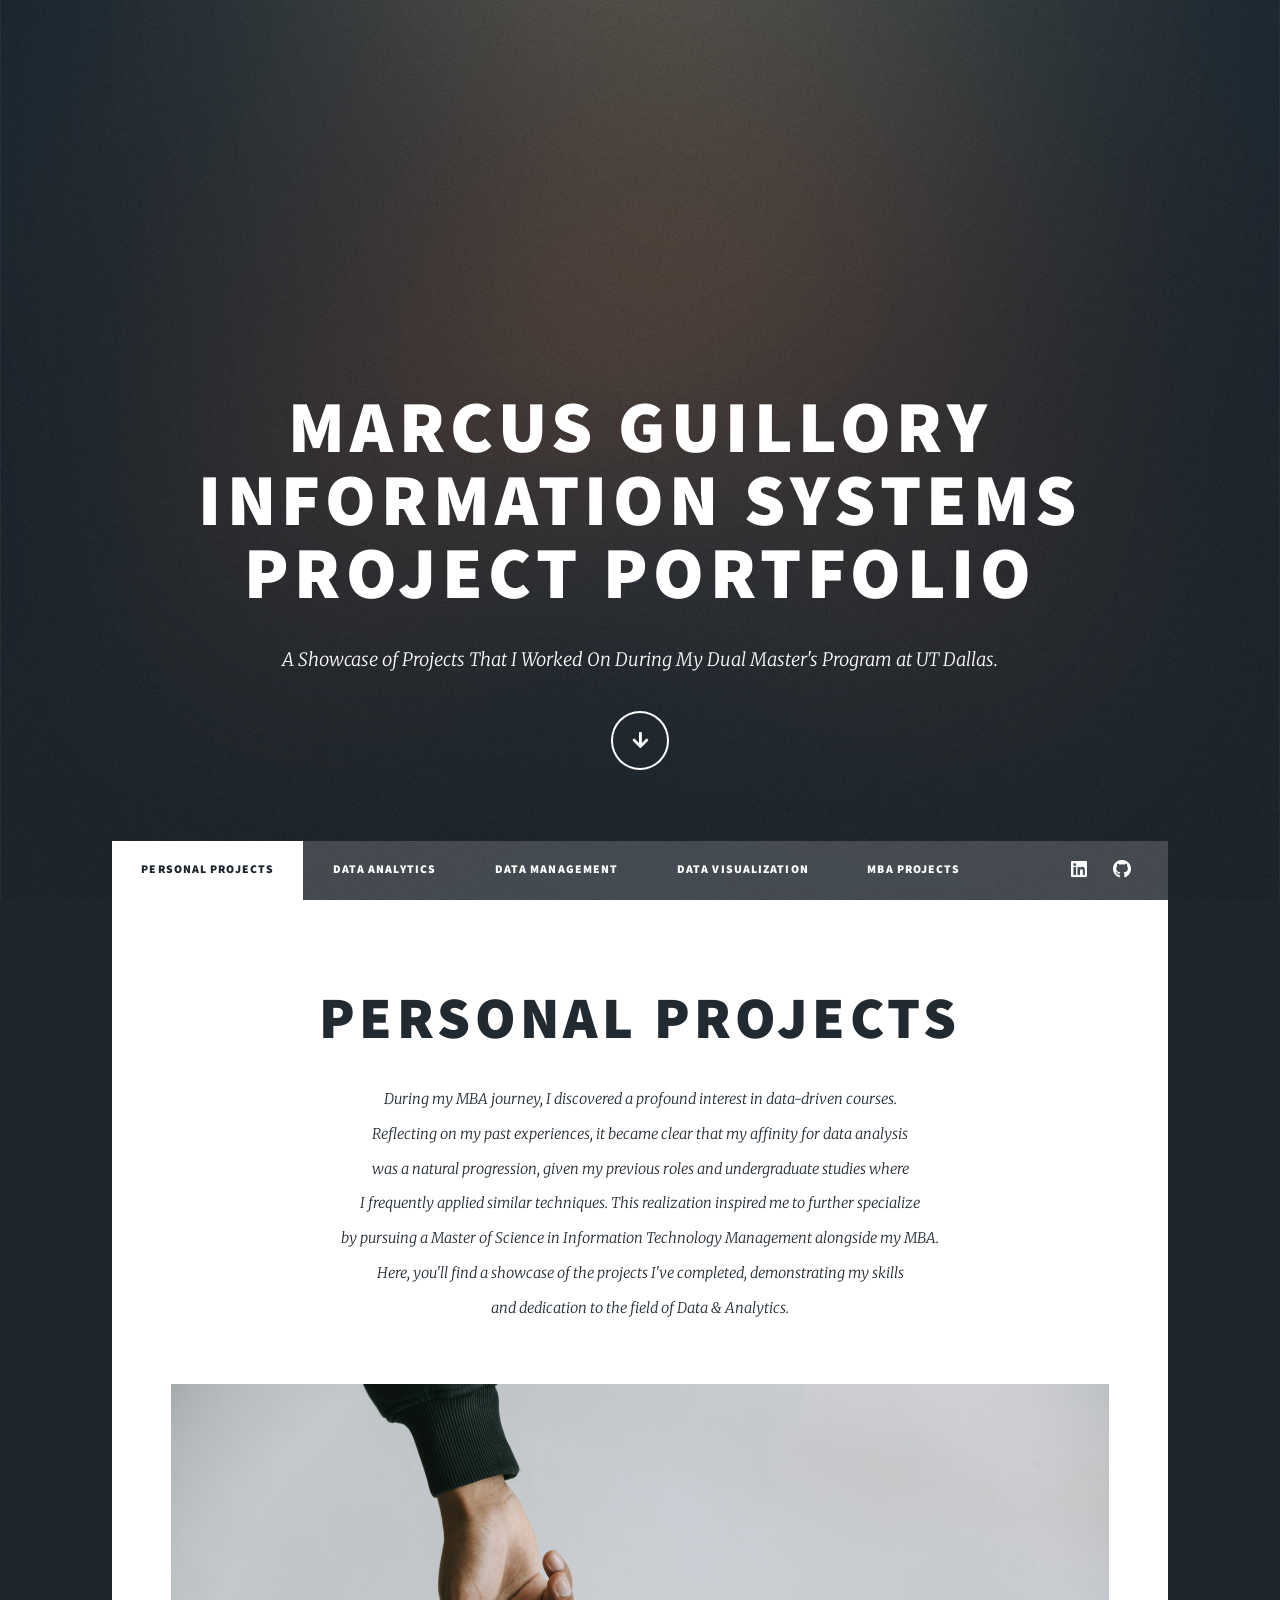
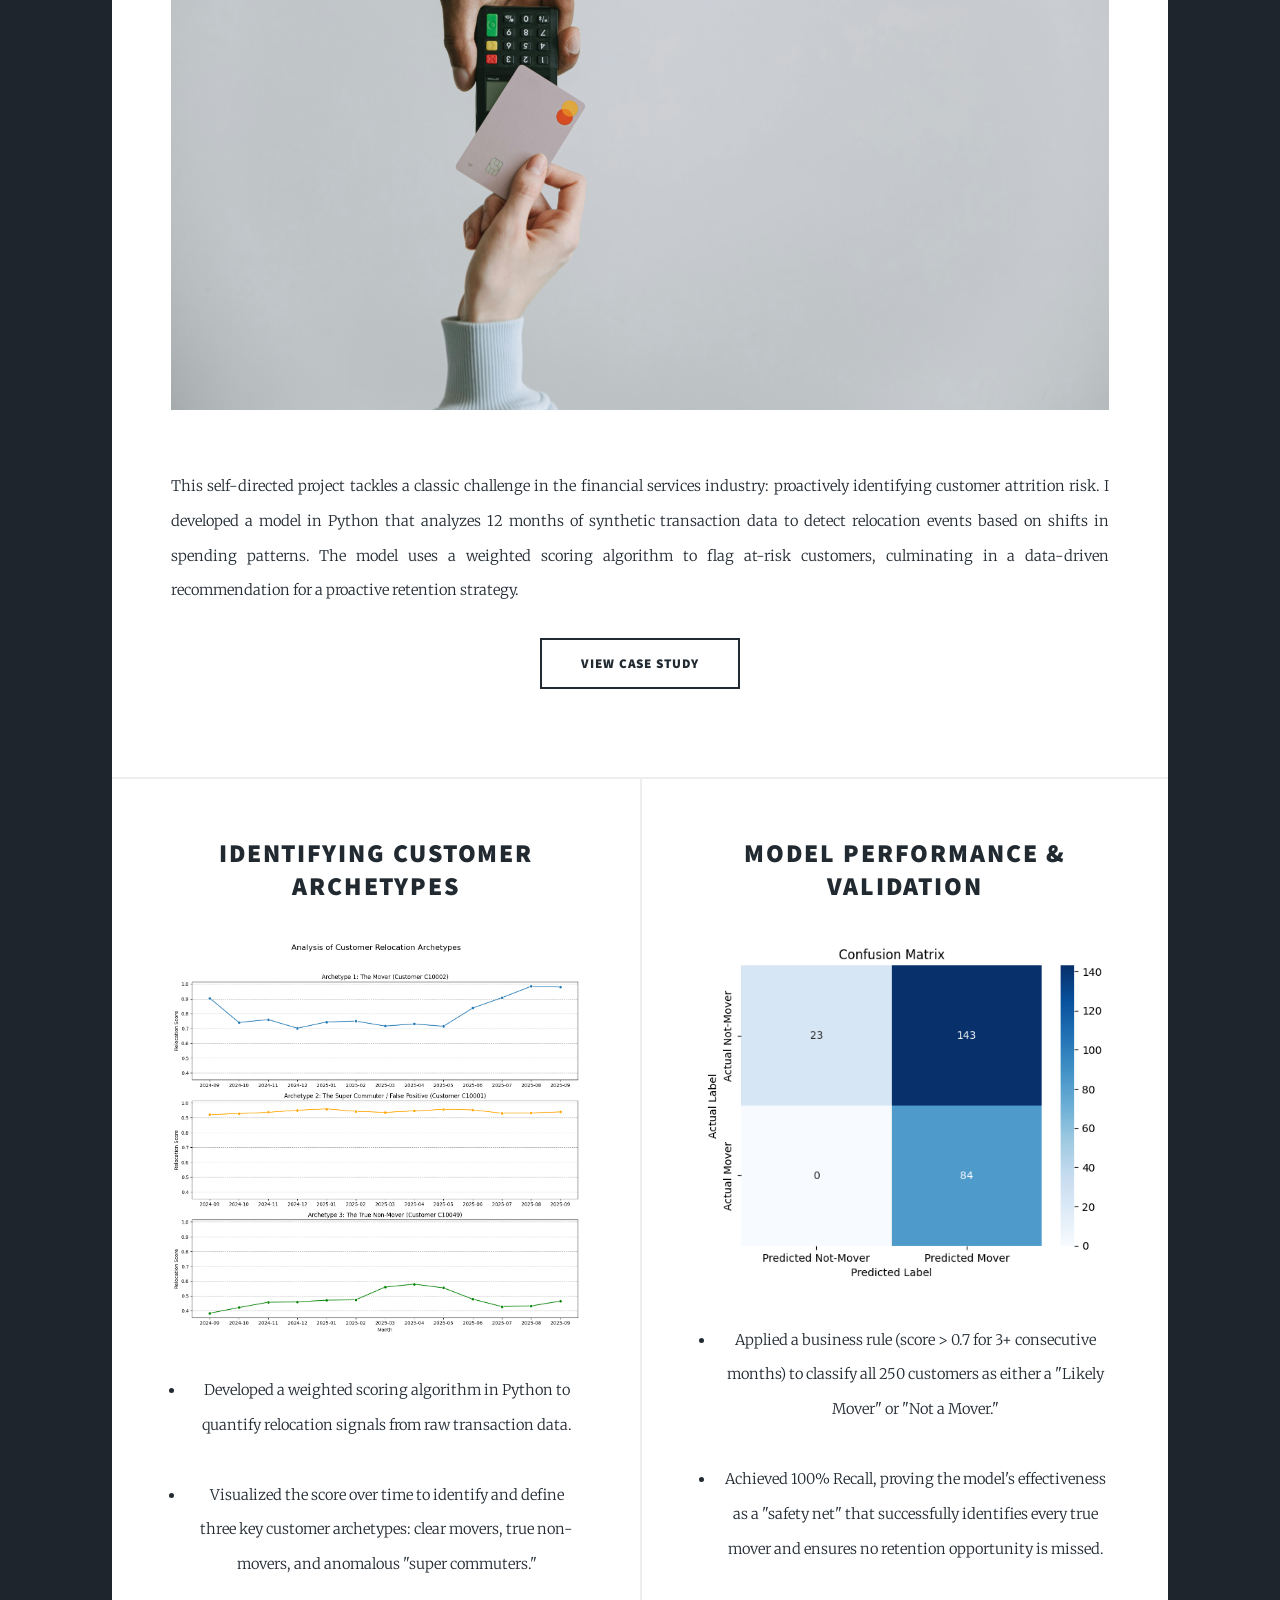
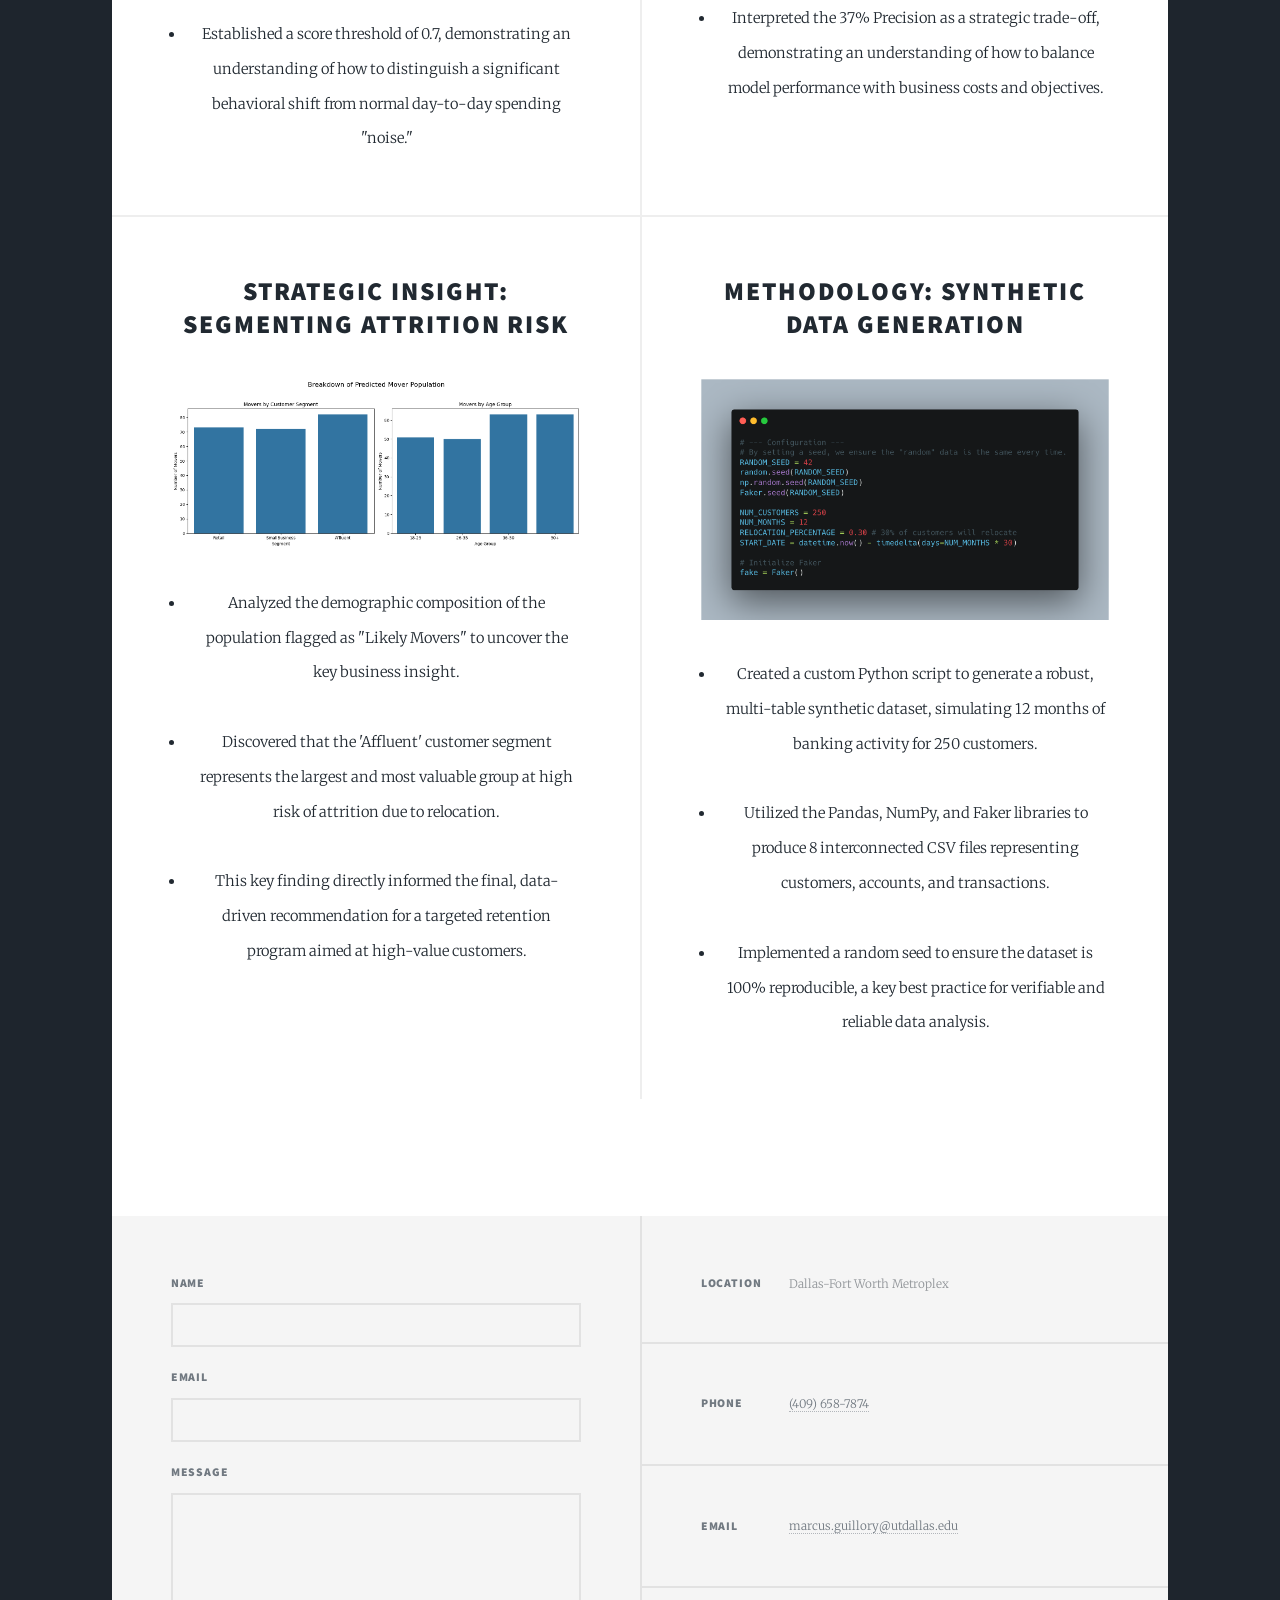
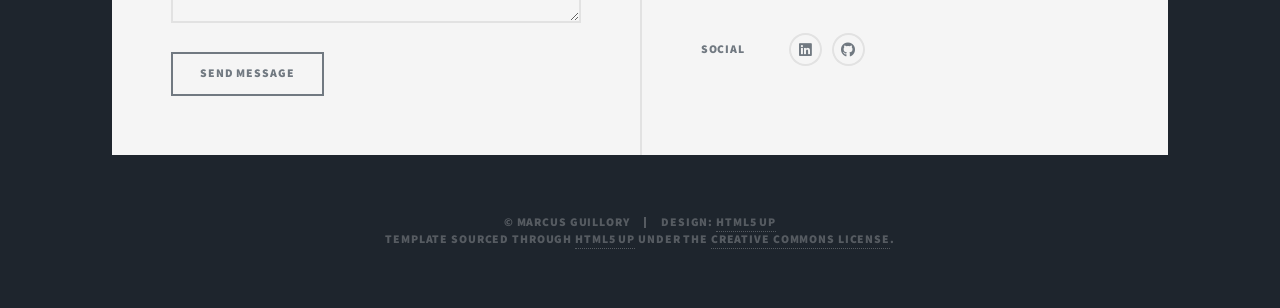
<file: index.html>
<!DOCTYPE HTML>
<!--
	Massively by HTML5 UP
	html5up.net | @ajlkn
	Free for personal and commercial use under the CCA 3.0 license (html5up.net/license)
-->
<html>
	<head>
		<title>Analytics Portfolio</title>
		<meta charset="utf-8" />
		<meta name="viewport" content="width=device-width, initial-scale=1, user-scalable=no" />
		<link rel="stylesheet" href="assets/css/main.css" />
		<noscript><link rel="stylesheet" href="assets/css/noscript.css" /></noscript>
	</head>
	<body class="is-preload">

		<!-- Wrapper -->
			<div id="wrapper" class="fade-in">

				<!-- Intro -->
					<div id="intro">
						<h1>Marcus Guillory<br />
						Information Systems<br />
						Project Portfolio</h1>
						<p>A Showcase of Projects That I Worked On During My Dual Master's Program at UT Dallas. <br/>
						<ul class="actions">
							<li><a href="#header" class="button icon solid solo fa-arrow-down scrolly">Continue</a></li>
						</ul>
					</div>

				<!-- Header -->
					<header id="header">
						<a href="index.html" class="logo">Marcus Guillory</a>
					</header>

				<!-- Nav -->
					<nav id="nav">
						<ul class="links">
							<li class="active"><a href="index.html">Personal Projects</a></li>
              				<li><a href="DataAnalytics.html">Data Analytics</a></li>
							<li><a href="DataManagement.html">Data Management</a></li>
							<li><a href="DataVisualization.html">Data Visualization</a></li>
							<li><a href="generic.html">MBA Projects</a></li>
							<!-- <li><a href="Resume.html">Resume</a></li> -->
						</ul>
						<ul class="icons">
							<li><a href="https://www.linkedin.com/in/marcusguillory/" class="icon brands fa-linkedin"><span class="label">LinkedIn</span></a></li>
							<li><a href="https://github.com/MarcusGuillory?tab=repositories" class="icon brands fa-github"><span class="label">GitHub</span></a></li>
						</ul>
					</nav>

				<!-- Main -->
					<div id="main">

						<!-- Featured Post -->
							<article class="post featured">
								<header class="major">
									<h2><a href="#">Personal Projects </a></h2>
									<p>During my MBA journey, I discovered a profound interest in data-driven courses. <br />
									Reflecting on my past experiences, it became clear that my affinity for data analysis <br />
									was a natural progression, given my previous roles and undergraduate studies where <br />
									I frequently applied similar techniques. This realization inspired me to further specialize <br />
									by pursuing a Master of Science in Information Technology Management alongside my MBA. <br />
									Here, you'll find a showcase of the projects I've completed, demonstrating my skills <br />
									and dedication to the field of Data & Analytics. </p>
									<!--<p>Proactive Customer Retention: Detecting Relocation & Attrition Risk via Transaction Analysis </p>-->
								</header>
								<a href="https://github.com/MarcusGuillory/" class="image main"><img src="images/Transaction.png" alt="" /></a>
								<p>This self-directed project tackles a classic challenge in the financial services industry: proactively identifying customer attrition risk. I developed a model in Python that analyzes 12 months of synthetic transaction data to detect relocation events based on shifts in spending patterns. The model uses a weighted scoring algorithm to flag at-risk customers, culminating in a data-driven recommendation for a proactive retention strategy. </p>
								<ul class="actions special">
									<li><a href="https://github.com/MarcusGuillory/TransactionAnalysis" class="button large">View Case Study</a></li>
								</ul>
							</article>

						<!-- Posts -->
							<section class="posts">
								<article>
									<header>
										<h2><a href="#">Identifying Customer Archetypes</a></h2>
									</header>
									<a href="https://github.com/MarcusGuillory/TransactionAnalysis" class="image fit"><img src="images/CustomerArchetypes.png" alt="" /></a>
									<ul>
										<li>Developed a weighted scoring algorithm in Python to quantify relocation signals from raw transaction data. </li>
										<br />
										<li>Visualized the score over time to identify and define three key customer archetypes: clear movers, true non-movers, and anomalous "super commuters." </li>
										<br />
										<li>Established a score threshold of 0.7, demonstrating an understanding of how to distinguish a significant behavioral shift from normal day-to-day spending "noise." </li>
									</ul>
									<!--
									<ul class="actions special">
										<li><a href="https://github.com/MarcusGuillory/PythonApparelProject" class="button">View Project</a></li>
									</ul>
									-->
								</article>
								<article>
									<header>
										<h2><a href="#">Model Performance & Validation</a></h2>
									</header>
									<a href="https://github.com/MarcusGuillory/TransactionAnalysis" class="image fit"><img src="images/ConfusionMatrix.png" alt="" /></a>
									<ul>
										<li>Applied a business rule (score > 0.7 for 3+ consecutive months) to classify all 250 customers as either a "Likely Mover" or "Not a Mover."</li>
										<br />
										<li>Achieved 100% Recall, proving the model's effectiveness as a "safety net" that successfully identifies every true mover and ensures no retention opportunity is missed.</li>
										<br />
										<li>Interpreted the 37% Precision as a strategic trade-off, demonstrating an understanding of how to balance model performance with business costs and objectives.</li>
									</ul>
									<!--
									<ul class="actions special">
										<li><a href="https://github.com/MarcusGuillory/PythonApparelProject" class="button">View Project</a></li>
									</ul>
									-->
								</article>
								<article>
									<header>
										<h2><a href="#">Strategic Insight:<br />
										Segmenting Attrition Risk</a></h2>
									</header>
									<a href="https://github.com/MarcusGuillory/TransactionAnalysis" class="image fit"><img src="images/SegmentAttrition.png" alt="" /></a>
									<ul>
										<li>Analyzed the demographic composition of the population flagged as "Likely Movers" to uncover the key business insight.</li>
										<br />
										<li>Discovered that the 'Affluent' customer segment represents the largest and most valuable group at high risk of attrition due to relocation.</li>
										<br />
										<li>This key finding directly informed the final, data-driven recommendation for a targeted retention program aimed at high-value customers.</li>
									</ul>
									<!--
									<ul class="actions special">
										<li><a href="https://github.com/MarcusGuillory/PythonApparelProject" class="button">View Project</a></li>
									</ul>
									-->
								</article>
								<article>
									<header>
										<h2><a href="#">Methodology: Synthetic<br />
										Data Generation</a></h2>
									</header>
									<a href="https://github.com/MarcusGuillory/TransactionAnalysis" class="image fit"><img src="images/DataGen.png" alt="" /></a>
									<ul>
										<li>Created a custom Python script to generate a robust, multi-table synthetic dataset, simulating 12 months of banking activity for 250 customers.</li>
										<br />
										<li>Utilized the Pandas, NumPy, and Faker libraries to produce 8 interconnected CSV files representing customers, accounts, and transactions.</li>
										<br />
										<li>Implemented a random seed to ensure the dataset is 100% reproducible, a key best practice for verifiable and reliable data analysis.</li>
									</ul>
									<!--
									<ul class="actions special">
										<li><a href="https://github.com/MarcusGuillory/PythonApparelProject" class="button">View Project</a></li>
									</ul>
									-->
								</article>
								<!-- <article>
									<header>
										<h2><a href="#">Rating Frequency</a></h2>
									</header>
									<a href="https://github.com/MarcusGuillory/PythonApparelProject" class="image fit"><img src="images/Histogram.png" alt="" /></a>
									<ul>
										<li>Analyzed Rating Distribution: Presented the frequency distribution of 10,000 individual ratings.</li>
										<br />
										<li>Gauged Perceived Quality: Used the histogram to assess the overall customer perception of the apparel company.</li>
										<br />
										<li>Visualized Customer Feedback: Provided insight into how customers rate the company’s products based on aggregated data.</li>
									</ul>
									<!--
									<ul class="actions special">
										<li><a href="https://github.com/MarcusGuillory/PythonApparelProject" class="button">View Project</a></li>
									</ul>
									-->
								<!-- </article> // Remove "<!--" to uncomment out article section
								<article>
									<header>
										<h2><a href="#">Rating by<br />
										Product Type</a></h2>
									</header>
									<a href="https://github.com/MarcusGuillory/PythonApparelProject" class="image fit"><img src="images/BarChart.png" alt="" /></a>
									<ul>
										<li>Visualized Rating Distribution: Displayed the average rating for each of the 9 clothing categories.</li>
										<br />
										<li>Identified Extremes: Determined the product types with the highest and lowest average ratings.</li>
										<br />
										<li>Compared Product Performance: Enabled comparison of average ratings across different product names to assess overall customer satisfaction.</li>
									</ul>
									<!--
									<ul class="actions special">
										<li><a href="https://github.com/MarcusGuillory/PythonApparelProject" class="button">View Project</a></li>
									</ul>
									-->
								<!-- </article> // Remove "<!--" to uncomment out article section
							</section>

						<!-- Footer -->
							<footer></footer>

					</div>

				<!-- Footer -->
					<footer id="footer">
						<section>
							<form method="post" action="#">
								<div class="fields">
									<div class="field">
										<label for="name">Name</label>
										<input type="text" name="name" id="name" />
									</div>
									<div class="field">
										<label for="email">Email</label>
										<input type="text" name="email" id="email" />
									</div>
									<div class="field">
										<label for="message">Message</label>
										<textarea name="message" id="message" rows="3"></textarea>
									</div>
								</div>
								<ul class="actions">
									<li><input type="submit" value="Send Message" /></li>
								</ul>
							</form>
						</section>
						<section class="split contact">
							<section class="alt">
								<h3>Location</h3>
								<p>Dallas-Fort Worth Metroplex</p>
							</section>
							<section>
								<h3>Phone</h3>
								<p><a href="#">(409) 658-7874</a></p>
							</section>
							<section>
								<h3>Email</h3>
								<p><a href="#">marcus.guillory@utdallas.edu</a></p>
							</section>
							<section>
								<h3>Social</h3>
								<ul class="icons alt">
									<li><a href="https://www.linkedin.com/in/marcusguillory/" class="icon brands fa-linkedin"><span class="label">LinkedIn</span></a></li>
									<li><a href="https://github.com/MarcusGuillory?tab=repositories" class="icon brands fa-github"><span class="label">GitHub</span></a></li>
								</ul>
							</section>
						</section>
					</footer>

				<!-- Copyright -->
					<div id="copyright">
						<ul><li>&copy; Marcus Guillory</li><li>Design: <a href="https://html5up.net">HTML5 UP</a></li></ul>
						Template Sourced through <a href="https://html5up.net">HTML5 UP</a> under the <a href="https://html5up.net/license">Creative Commons license</a>.</p>

					</div>

			</div>

		<!-- Scripts -->
			<script src="assets/js/jquery.min.js"></script>
			<script src="assets/js/jquery.scrollex.min.js"></script>
			<script src="assets/js/jquery.scrolly.min.js"></script>
			<script src="assets/js/browser.min.js"></script>
			<script src="assets/js/breakpoints.min.js"></script>
			<script src="assets/js/util.js"></script>
			<script src="assets/js/main.js"></script>

	</body>
</html>
</file>
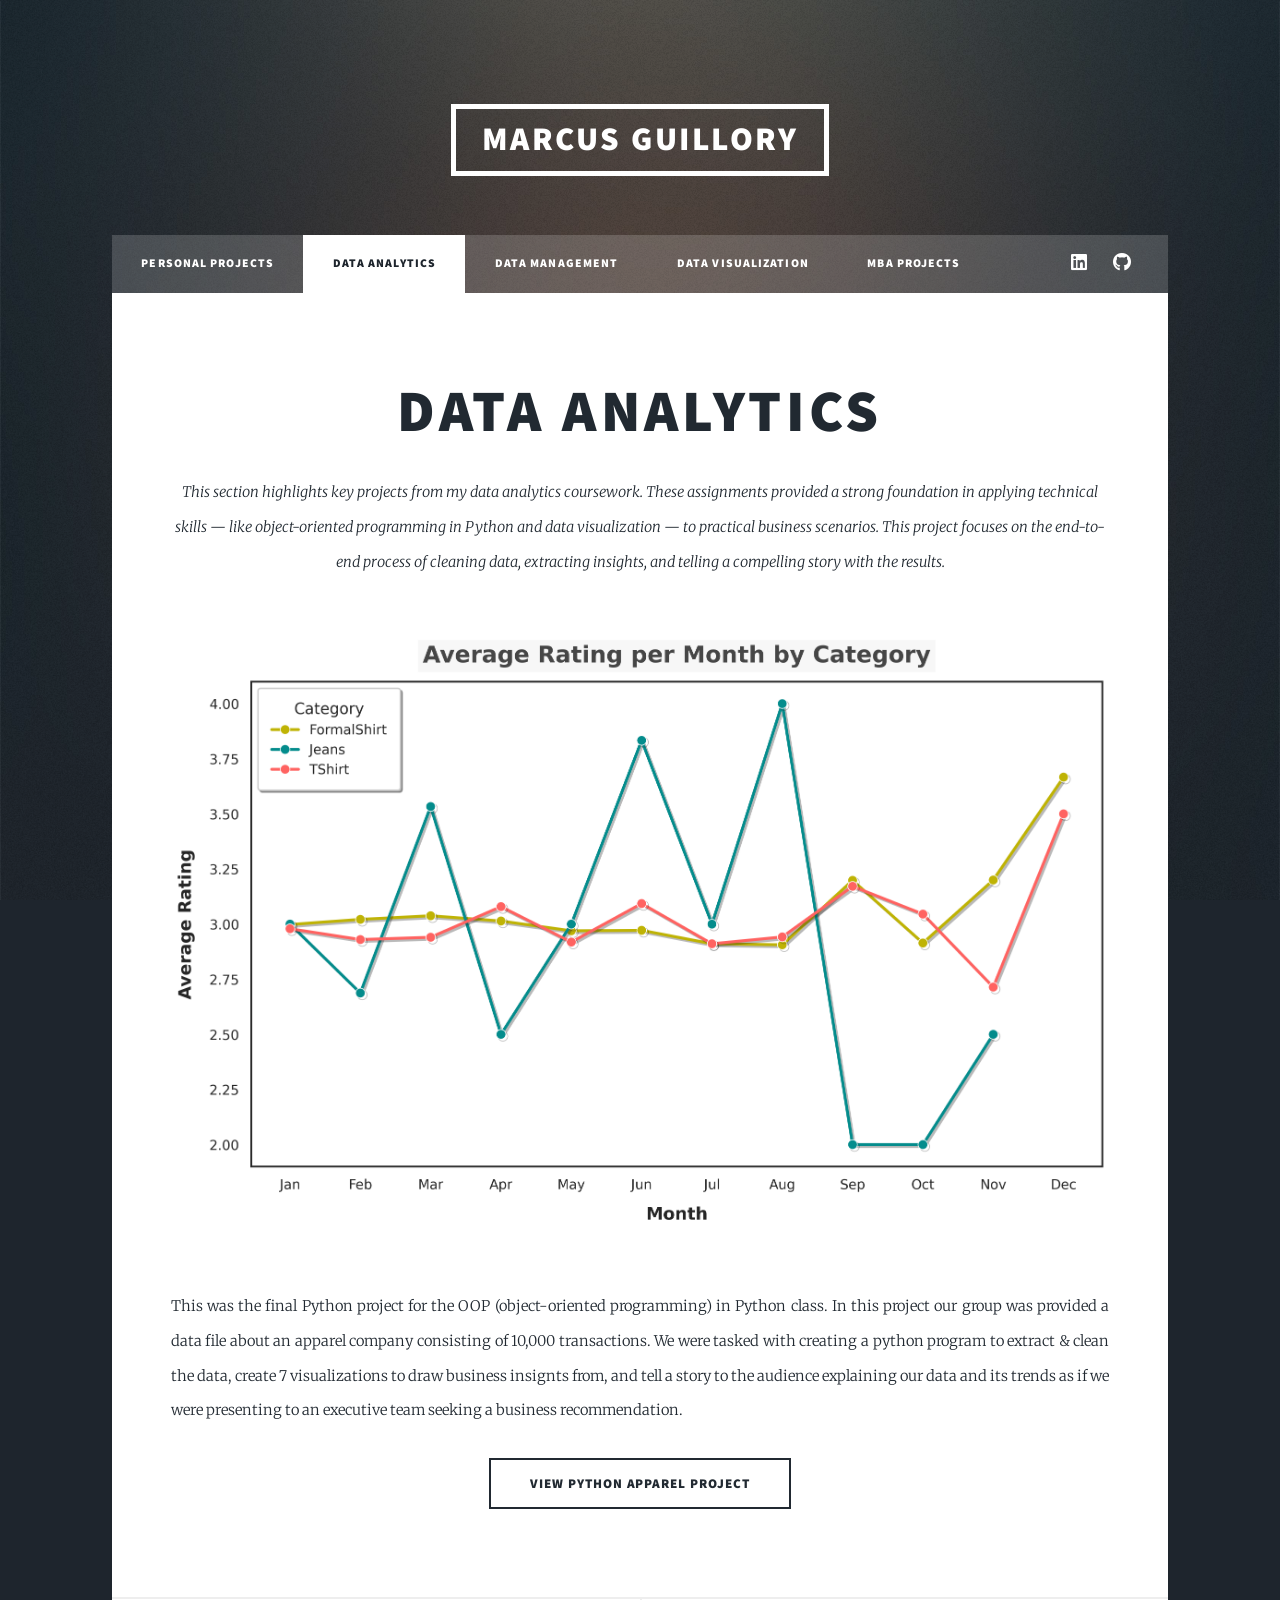
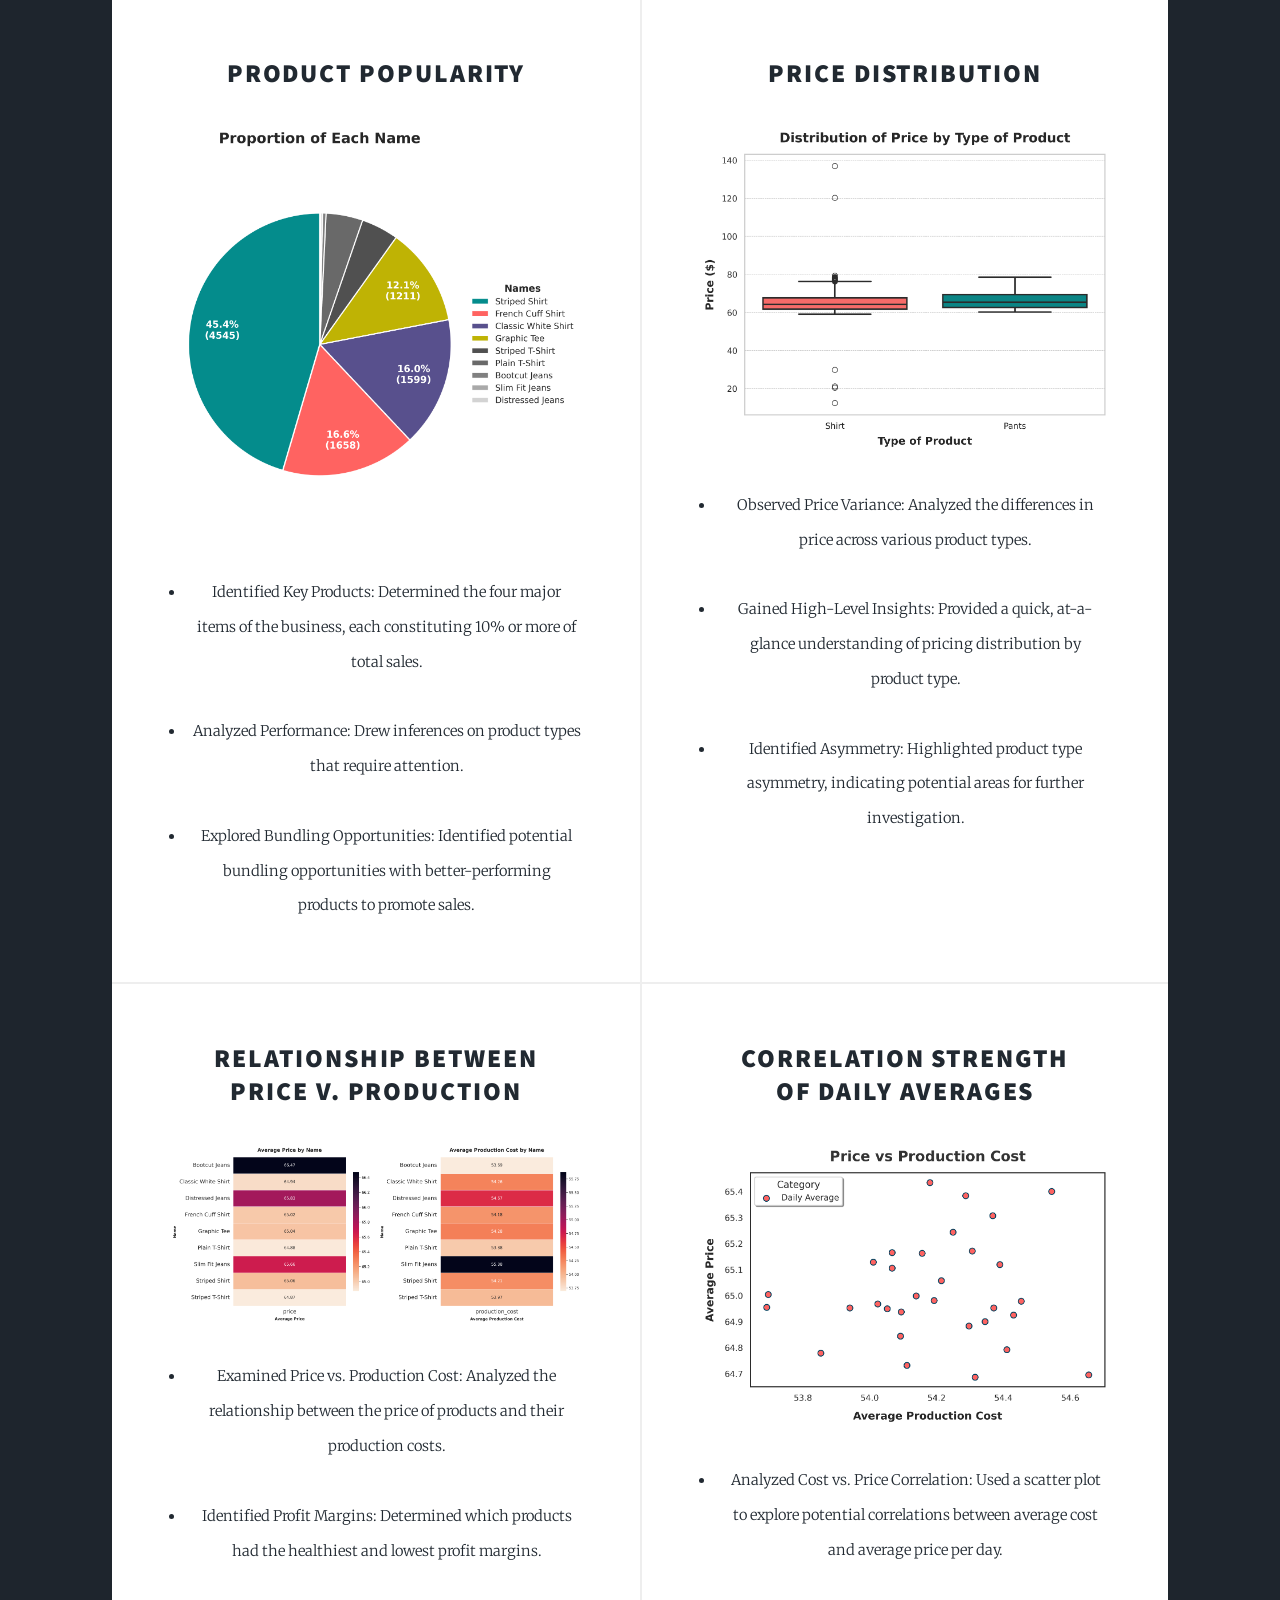
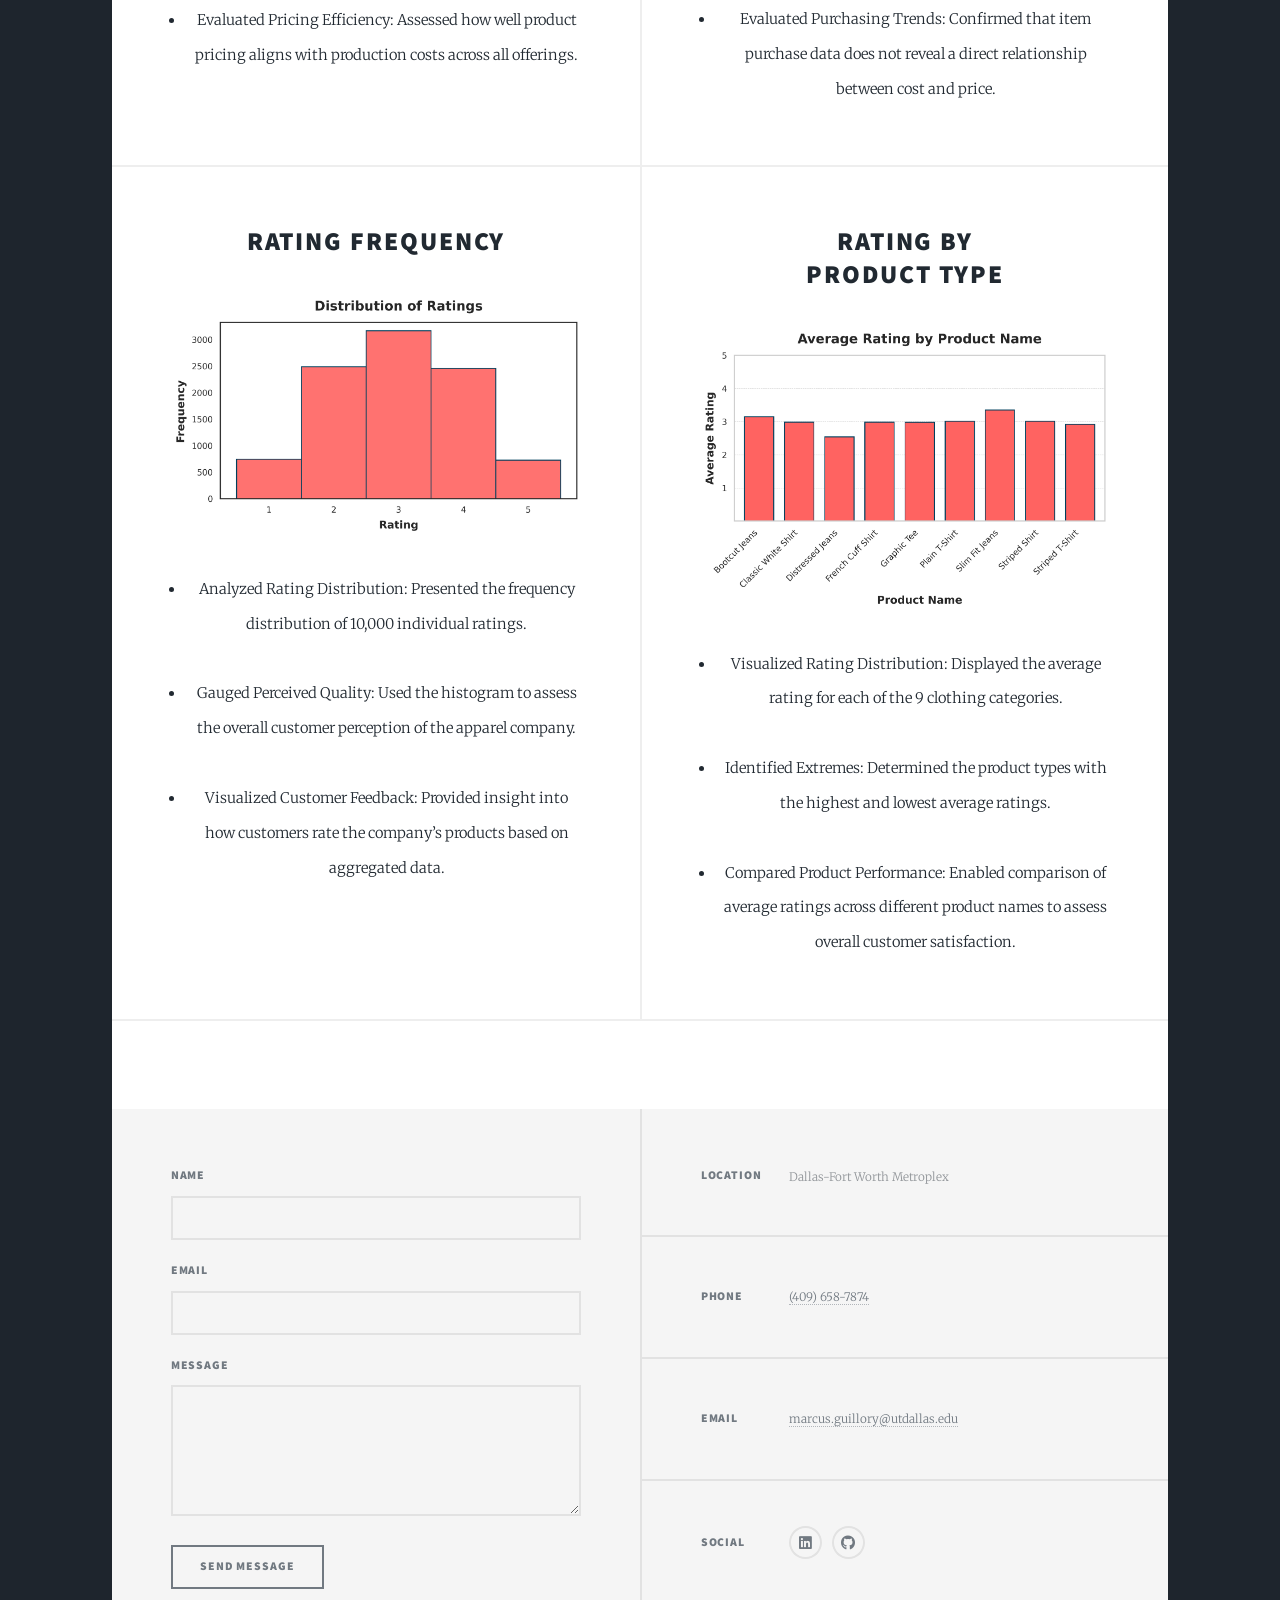
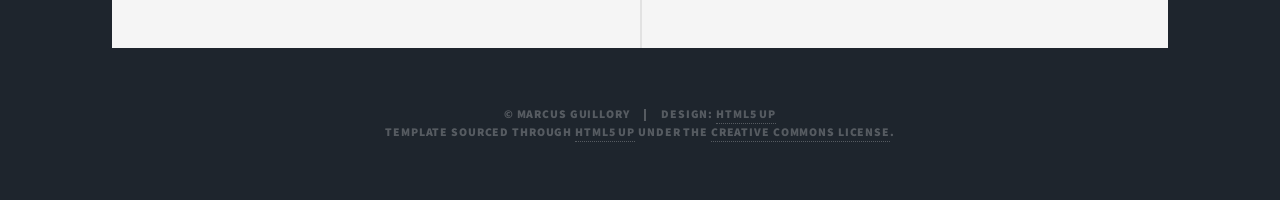
<file: DataAnalytics.html>
<!DOCTYPE HTML>
<!--
	Massively by HTML5 UP
	html5up.net | @ajlkn
	Free for personal and commercial use under the CCA 3.0 license (html5up.net/license)
-->
<html>
	<head>
		<title>Analytics Portfolio</title>
		<meta charset="utf-8" />
		<meta name="viewport" content="width=device-width, initial-scale=1, user-scalable=no" />
		<link rel="stylesheet" href="assets/css/main.css" />
		<noscript><link rel="stylesheet" href="assets/css/noscript.css" /></noscript>
	</head>
	<body class="is-preload">

		<!-- Wrapper -->
			<div id="wrapper">

				<!-- Header -->
					<header id="header">
						<a href="index.html" class="logo">Marcus Guillory</a>
					</header>

				<!-- Nav -->
					<nav id="nav">
						<ul class="links">
							<li><a href="index.html">Personal Projects</a></li>
              				<li class="active"><a href="DataAnalytics.html">Data Analytics</a></li>
							<li><a href="DataManagement.html">Data Management</a></li>
							<li><a href="DataVisualization.html">Data Visualization</a></li>
							<li><a href="generic.html">MBA Projects</a></li>
							<!-- <li><a href="Resume.html">Resume</a></li> -->
						</ul>
						<ul class="icons">
							<li><a href="https://www.linkedin.com/in/marcusguillory/" class="icon brands fa-linkedin"><span class="label">LinkedIn</span></a></li>
							<li><a href="https://github.com/MarcusGuillory?tab=repositories" class="icon brands fa-github"><span class="label">GitHub</span></a></li>
						</ul>
					</nav>

				<!-- Main -->
					<div id="main">

						<!-- Featured Post -->
							<article class="post featured">
								<header class="major">
									<h2><a href="#">Data Analytics </a></h2>
									<p>This section highlights key projects from my data analytics coursework. These assignments provided a strong foundation in applying technical skills — like object-oriented programming in Python and data visualization — to practical business scenarios. This project focuses on the end-to-end process of cleaning data, extracting insights, and telling a compelling story with the results. </p>
								</header>
								<a href="https://github.com/MarcusGuillory/PythonApparelProject" class="image main"><img src="images/LinePlot.png" alt="" /></a>
								<p>This was the final Python project for the OOP (object-oriented programming) in Python class. In this project our group was provided a data file about an apparel company consisting of 10,000 transactions. We were tasked with creating a python program to extract & clean the data, create 7 visualizations to draw business insignts from, and tell a story to the audience explaining our data and its trends as if we were presenting to an executive team seeking a business recommendation. </p>
								<ul class="actions special">
									<li><a href="https://github.com/MarcusGuillory/PythonApparelProject" class="button large">View Python Apparel Project</a></li>
								</ul>
							</article>

						<!-- Posts -->
							<section class="posts">
								<article>
									<header>
										<h2><a href="#">Product Popularity</a></h2>
									</header>
									<a href="https://github.com/MarcusGuillory/PythonApparelProject" class="image fit"><img src="images/PieChart.png" alt="" /></a>
									<ul>
										<li>Identified Key Products: Determined the four major items of the business, each constituting 10% or more of total sales. </li>
										<br />
										<li>Analyzed Performance: Drew inferences on product types that require attention. </li>
										<br />
										<li>Explored Bundling Opportunities: Identified potential bundling opportunities with better-performing products to promote sales. </li>
									</ul>
									<!--
									<ul class="actions special">
										<li><a href="https://github.com/MarcusGuillory/PythonApparelProject" class="button">View Project</a></li>
									</ul>
									-->
								</article>
								<article>
									<header>
										<h2><a href="#">Price Distribution</a></h2>
									</header>
									<a href="https://github.com/MarcusGuillory/PythonApparelProject" class="image fit"><img src="images/BoxPlot.png" alt="" /></a>
									<ul>
										<li>Observed Price Variance: Analyzed the differences in price across various product types.</li>
										<br />
										<li>Gained High-Level Insights: Provided a quick, at-a-glance understanding of pricing distribution by product type.</li>
										<br />
										<li>Identified Asymmetry: Highlighted product type asymmetry, indicating potential areas for further investigation.</li>
									</ul>
									<!--
									<ul class="actions special">
										<li><a href="https://github.com/MarcusGuillory/PythonApparelProject" class="button">View Project</a></li>
									</ul>
									-->
								</article>
								<article>
									<header>
										<h2><a href="#">Relationship Between<br />
										Price v. Production</a></h2>
									</header>
									<a href="https://github.com/MarcusGuillory/PythonApparelProject" class="image fit"><img src="images/Heatmap.png" alt="" /></a>
									<ul>
										<li>Examined Price vs. Production Cost: Analyzed the relationship between the price of products and their production costs.</li>
										<br />
										<li>Identified Profit Margins: Determined which products had the healthiest and lowest profit margins.</li>
										<br />
										<li>Evaluated Pricing Efficiency: Assessed how well product pricing aligns with production costs across all offerings.</li>
									</ul>
									<!--
									<ul class="actions special">
										<li><a href="https://github.com/MarcusGuillory/PythonApparelProject" class="button">View Project</a></li>
									</ul>
									-->
								</article>
								<article>
									<header>
										<h2><a href="#">Correlation Strength<br />
										of Daily Averages</a></h2>
									</header>
									<a href="https://github.com/MarcusGuillory/PythonApparelProject" class="image fit"><img src="images/ScatterPlot.png" alt="" /></a>
									<ul>
										<li>Analyzed Cost vs. Price Correlation: Used a scatter plot to explore potential correlations between average cost and average price per day.</li>
										<br />
										<li>Evaluated Purchasing Trends: Confirmed that item purchase data does not reveal a direct relationship between cost and price.</li>
									</ul>
									<!--
									<ul class="actions special">
										<li><a href="https://github.com/MarcusGuillory/PythonApparelProject" class="button">View Project</a></li>
									</ul>
									-->
								</article>
								<article>
									<header>
										<h2><a href="#">Rating Frequency</a></h2>
									</header>
									<a href="https://github.com/MarcusGuillory/PythonApparelProject" class="image fit"><img src="images/Histogram.png" alt="" /></a>
									<ul>
										<li>Analyzed Rating Distribution: Presented the frequency distribution of 10,000 individual ratings.</li>
										<br />
										<li>Gauged Perceived Quality: Used the histogram to assess the overall customer perception of the apparel company.</li>
										<br />
										<li>Visualized Customer Feedback: Provided insight into how customers rate the company’s products based on aggregated data.</li>
									</ul>
									<!--
									<ul class="actions special">
										<li><a href="https://github.com/MarcusGuillory/PythonApparelProject" class="button">View Project</a></li>
									</ul>
									-->
								</article>
								<article>
									<header>
										<h2><a href="#">Rating by<br />
										Product Type</a></h2>
									</header>
									<a href="https://github.com/MarcusGuillory/PythonApparelProject" class="image fit"><img src="images/BarChart.png" alt="" /></a>
									<ul>
										<li>Visualized Rating Distribution: Displayed the average rating for each of the 9 clothing categories.</li>
										<br />
										<li>Identified Extremes: Determined the product types with the highest and lowest average ratings.</li>
										<br />
										<li>Compared Product Performance: Enabled comparison of average ratings across different product names to assess overall customer satisfaction.</li>
									</ul>
									<!--
									<ul class="actions special">
										<li><a href="https://github.com/MarcusGuillory/PythonApparelProject" class="button">View Project</a></li>
									</ul>
									-->
								</article>
							</section>

						<!-- Footer -->
							<footer></footer>

					</div>

				<!-- Footer -->
					<footer id="footer">
						<section>
							<form method="post" action="#">
								<div class="fields">
									<div class="field">
										<label for="name">Name</label>
										<input type="text" name="name" id="name" />
									</div>
									<div class="field">
										<label for="email">Email</label>
										<input type="text" name="email" id="email" />
									</div>
									<div class="field">
										<label for="message">Message</label>
										<textarea name="message" id="message" rows="3"></textarea>
									</div>
								</div>
								<ul class="actions">
									<li><input type="submit" value="Send Message" /></li>
								</ul>
							</form>
						</section>
						<section class="split contact">
							<section class="alt">
								<h3>Location</h3>
								<p>Dallas-Fort Worth Metroplex</p>
							</section>
							<section>
								<h3>Phone</h3>
								<p><a href="#">(409) 658-7874</a></p>
							</section>
							<section>
								<h3>Email</h3>
								<p><a href="#">marcus.guillory@utdallas.edu</a></p>
							</section>
							<section>
								<h3>Social</h3>
								<ul class="icons alt">
									<li><a href="https://www.linkedin.com/in/marcusguillory/" class="icon brands fa-linkedin"><span class="label">LinkedIn</span></a></li>
									<li><a href="https://github.com/MarcusGuillory?tab=repositories" class="icon brands fa-github"><span class="label">GitHub</span></a></li>
								</ul>
							</section>
						</section>
					</footer>

				<!-- Copyright -->
					<div id="copyright">
						<ul><li>&copy; Marcus Guillory</li><li>Design: <a href="https://html5up.net">HTML5 UP</a></li></ul>
						Template Sourced through <a href="https://html5up.net">HTML5 UP</a> under the <a href="https://html5up.net/license">Creative Commons license</a>.</p>

					</div>

			</div>

		<!-- Scripts -->
			<script src="assets/js/jquery.min.js"></script>
			<script src="assets/js/jquery.scrollex.min.js"></script>
			<script src="assets/js/jquery.scrolly.min.js"></script>
			<script src="assets/js/browser.min.js"></script>
			<script src="assets/js/breakpoints.min.js"></script>
			<script src="assets/js/util.js"></script>
			<script src="assets/js/main.js"></script>

	</body>
</html>
</file>
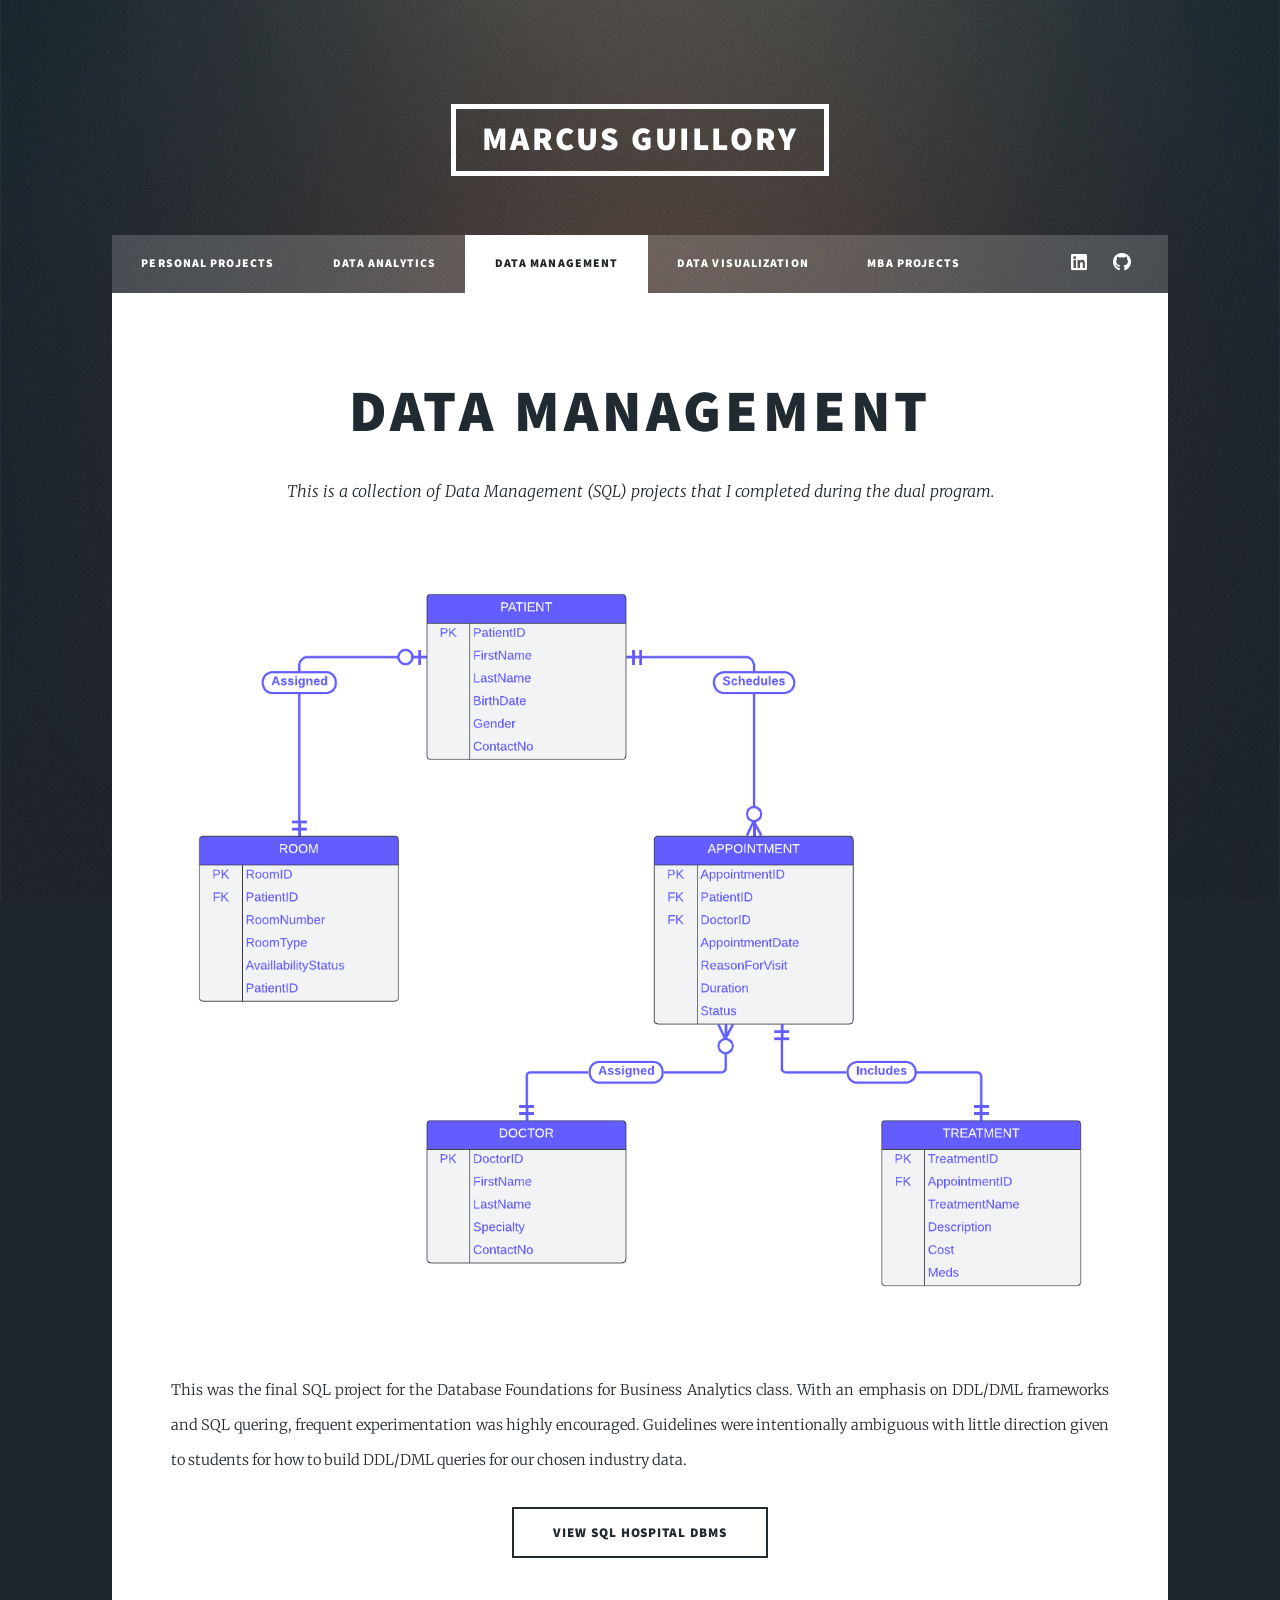
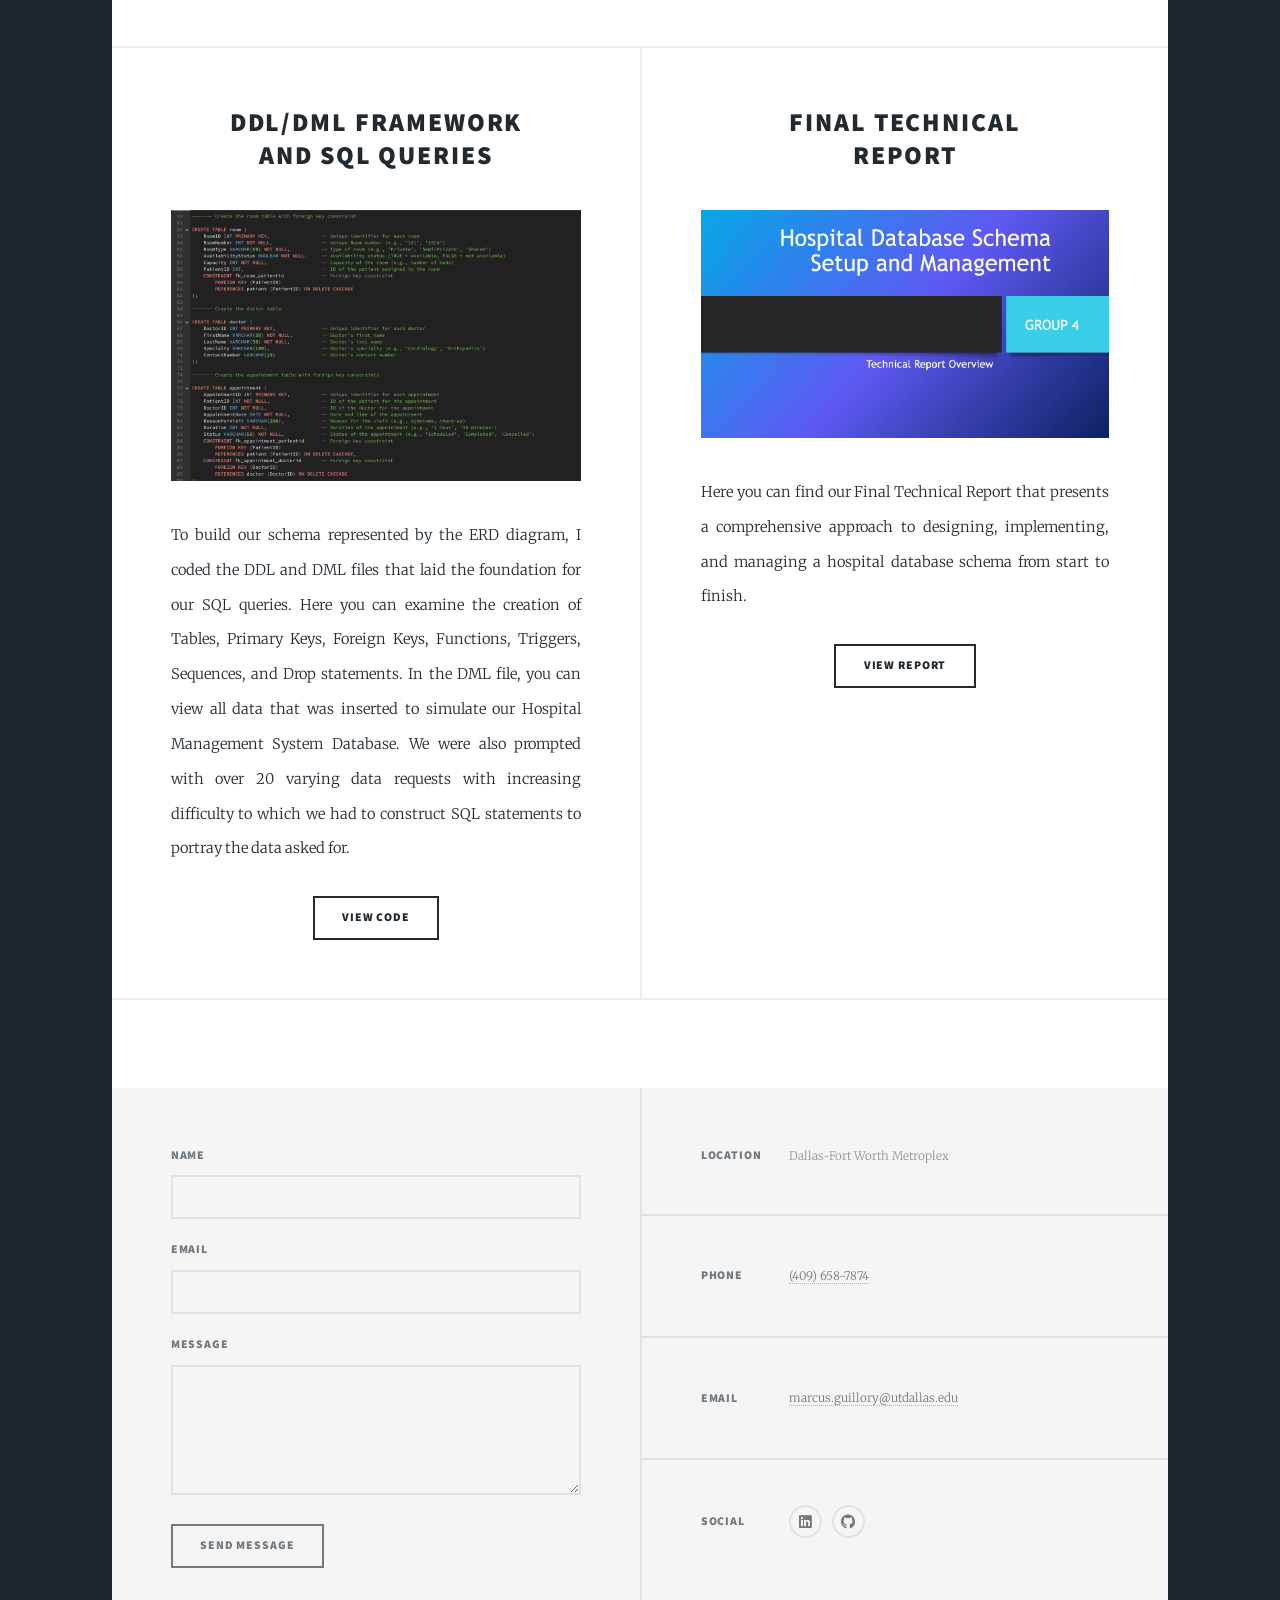
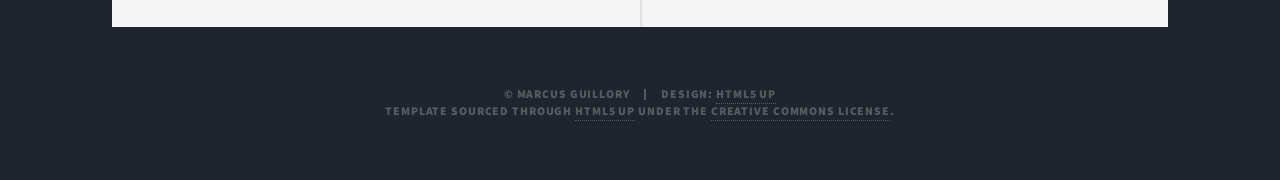
<file: DataManagement.html>
<!DOCTYPE HTML>
<!--
	Massively by HTML5 UP
	html5up.net | @ajlkn
	Free for personal and commercial use under the CCA 3.0 license (html5up.net/license)
-->
<html>
	<head>
		<title>Marcus Guillory - Data Management</title>
		<meta charset="utf-8" />
		<meta name="viewport" content="width=device-width, initial-scale=1, user-scalable=no" />
		<link rel="stylesheet" href="assets/css/main.css" />
		<noscript><link rel="stylesheet" href="assets/css/noscript.css" /></noscript>
	</head>
	<body class="is-preload">

		<!-- Wrapper -->
			<div id="wrapper">

				<!-- Header -->
					<header id="header">
						<a href="index.html" class="logo">Marcus Guillory</a>
					</header>

				<!-- Nav -->
					<nav id="nav">
						<ul class="links">
             				<li><a href="index.html">Personal Projects</a></li>
              				<li><a href="DataAnalytics.html">Data Analytics</a></li>
							<li class="active"><a href="DataManagement.html">Data Management</a></li>
							<li><a href="DataVisualization.html">Data Visualization</a></li>
							<li><a href="generic.html">MBA Projects</a></li>
							<!-- <li><a href="Resume.html">Resume</a></li> -->
						</ul>
						<ul class="icons">
							<li><a href="https://www.linkedin.com/in/marcusguillory/" class="icon brands fa-linkedin"><span class="label">LinkedIn</span></a></li>
							<li><a href="https://github.com/MarcusGuillory?tab=repositories" class="icon brands fa-github"><span class="label">GitHub</span></a></li>
						</ul>
					</nav>

				<!-- Main -->
					<div id="main">

						<!-- Featured Post -->
							<article class="post featured">
								<header class="major">
									<h1><a href="#">Data Management </a></h1>
									<p>This is a collection of Data Management (SQL) projects that I completed during the dual program. </p>
								</header>
								<a href="https://github.com/MarcusGuillory/HospitalDBMS" class="image main"><img src="images/ERDProject.png" alt="" /></a>
								<p>This was the final SQL project for the Database Foundations for Business Analytics class. With an emphasis on DDL/DML frameworks and SQL quering, frequent experimentation was highly encouraged. Guidelines were intentionally ambiguous with little direction given to students for how to build DDL/DML queries for our chosen industry data. </p>
								<ul class="actions special">
									<li><a href="https://github.com/MarcusGuillory/HospitalDBMS" class="button large">View SQL Hospital DBMS</a></li>
								</ul>
							</article>

						<!-- Posts -->
							<section class="posts">
								<article>
									<header>
										<h2><a href="#">DDL/DML Framework<br />
										and SQL Queries</a></h2>
									</header>
									<a href="https://github.com/MarcusGuillory/HospitalDBMS" class="image fit"><img src="images/DDL.png" alt="" /></a>
									<p>To build our schema represented by the ERD diagram, I coded the DDL and DML files that laid the foundation for our SQL queries. Here you can examine the creation of Tables, Primary Keys, Foreign Keys, Functions, Triggers, Sequences, and Drop statements. In the DML file, you can view all data that was inserted to simulate our Hospital Management System Database. We were also prompted with over 20 varying data requests with increasing difficulty to which we had to construct SQL statements to portray the data asked for.</p>
									<ul class="actions special">
										<li><a href="https://github.com/MarcusGuillory/HospitalDBMS" class="button">View Code</a></li>
									</ul>
								</article>
								<article>
									<header>
										<h2><a href="#">Final Technical<br />
										Report</a></h2>
									</header>
									<a href="https://github.com/MarcusGuillory/HospitalDBMS" class="image fit"><img src="images/FinalReport2.png" alt="" /></a>
									<p>Here you can find our Final Technical Report that presents a comprehensive approach to designing, implementing, and managing a hospital database schema from start to finish. </p>
									<ul class="actions special">
										<li><a href="https://github.com/MarcusGuillory/HospitalDBMS" class="button">View Report</a></li>
									</ul>
								</article>
							</section>

						<!-- Footer -->
							<footer></footer>

					</div>

				<!-- Footer -->
					<footer id="footer">
						<section>
							<form method="post" action="#">
								<div class="fields">
									<div class="field">
										<label for="name">Name</label>
										<input type="text" name="name" id="name" />
									</div>
									<div class="field">
										<label for="email">Email</label>
										<input type="text" name="email" id="email" />
									</div>
									<div class="field">
										<label for="message">Message</label>
										<textarea name="message" id="message" rows="3"></textarea>
									</div>
								</div>
								<ul class="actions">
									<li><input type="submit" value="Send Message" /></li>
								</ul>
							</form>
						</section>
						<section class="split contact">
							<section class="alt">
								<h3>Location</h3>
								<p>Dallas-Fort Worth Metroplex</p>
							</section>
							<section>
								<h3>Phone</h3>
								<p><a href="#">(409) 658-7874</a></p>
							</section>
							<section>
								<h3>Email</h3>
								<p><a href="#">marcus.guillory@utdallas.edu</a></p>
							</section>
							<section>
								<h3>Social</h3>
								<ul class="icons alt">
									<li><a href="https://www.linkedin.com/in/marcusguillory/" class="icon brands fa-linkedin"><span class="label">LinkedIn</span></a></li>
									<li><a href="https://github.com/MarcusGuillory?tab=repositories" class="icon brands fa-github"><span class="label">GitHub</span></a></li>
								</ul>
							</section>
						</section>
					</footer>

				<!-- Copyright -->
					<div id="copyright">
						<ul><li>&copy; Marcus Guillory</li><li>Design: <a href="https://html5up.net">HTML5 UP</a></li></ul>
						Template Sourced through <a href="https://html5up.net">HTML5 UP</a> under the <a href="https://html5up.net/license">Creative Commons license</a>.</p>

					</div>

			</div>

		<!-- Scripts -->
			<script src="assets/js/jquery.min.js"></script>
			<script src="assets/js/jquery.scrollex.min.js"></script>
			<script src="assets/js/jquery.scrolly.min.js"></script>
			<script src="assets/js/browser.min.js"></script>
			<script src="assets/js/breakpoints.min.js"></script>
			<script src="assets/js/util.js"></script>
			<script src="assets/js/main.js"></script>

	</body>
</html>
</file>
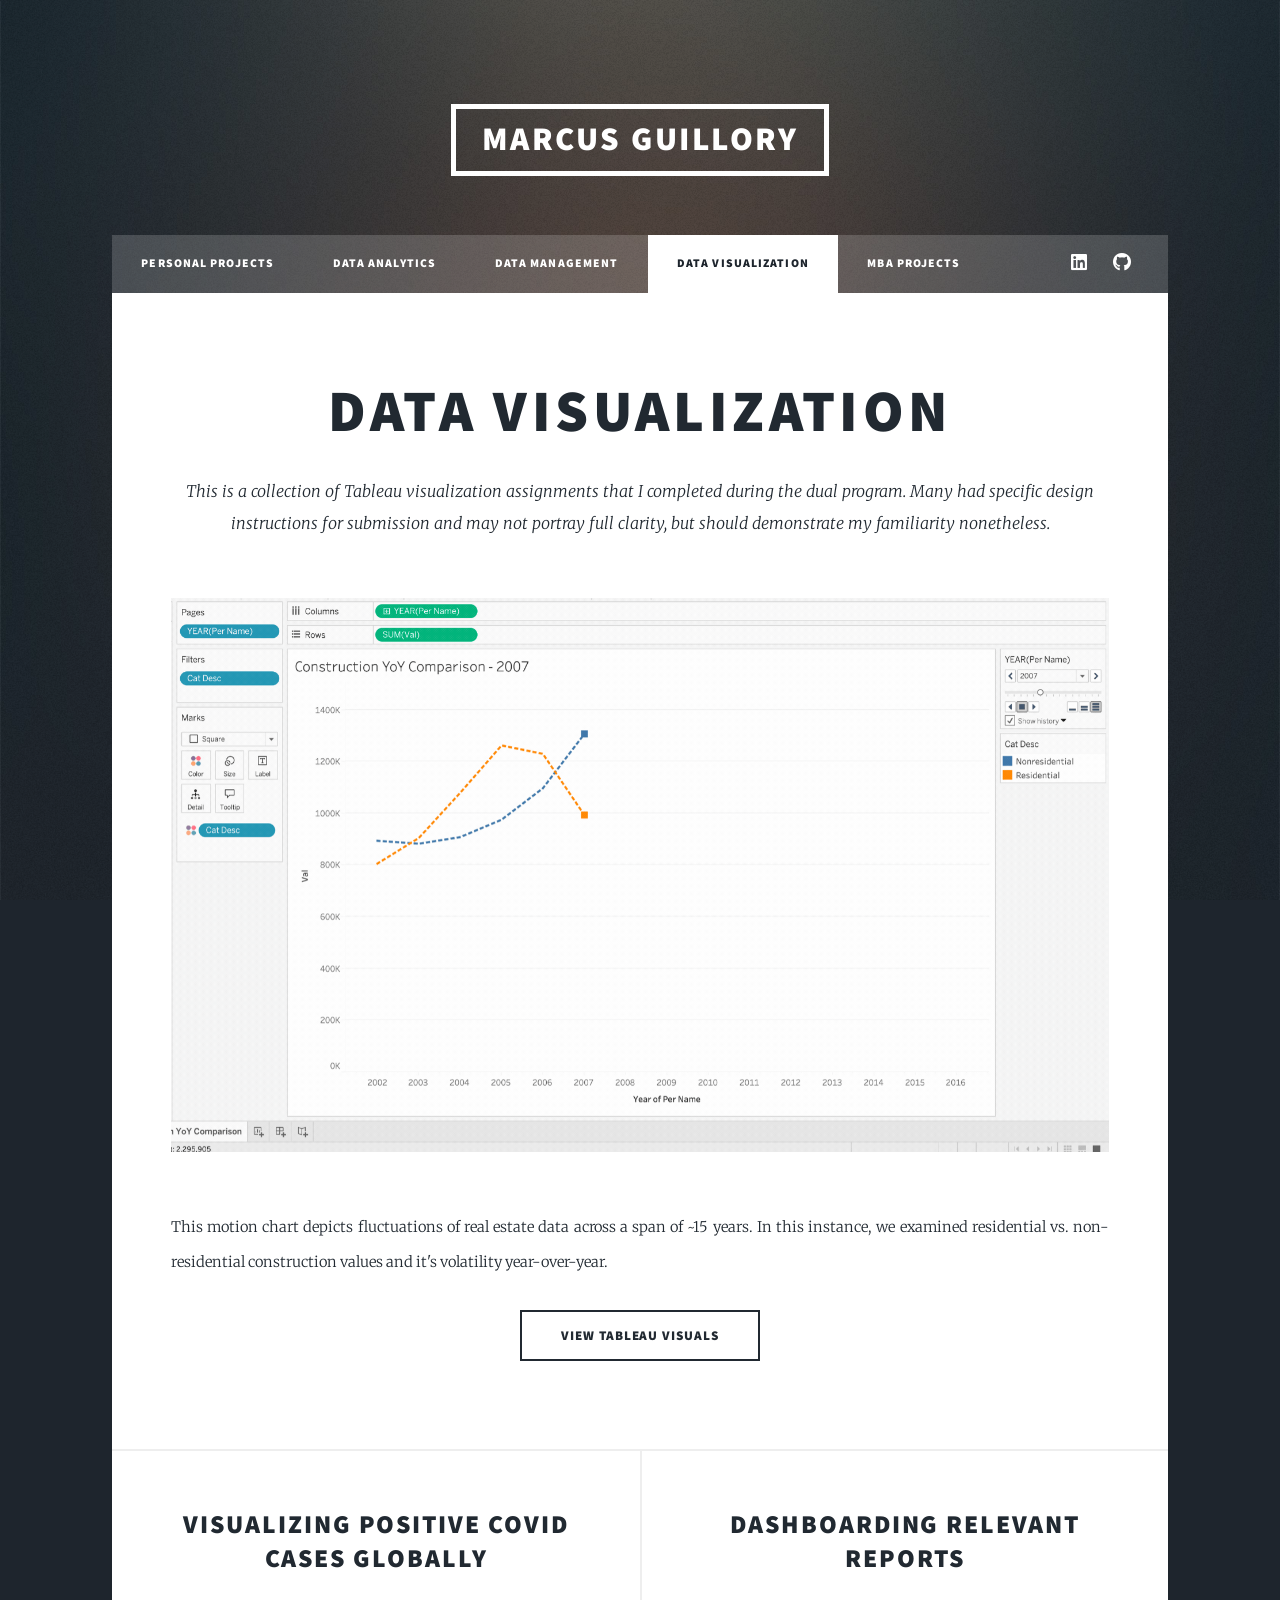
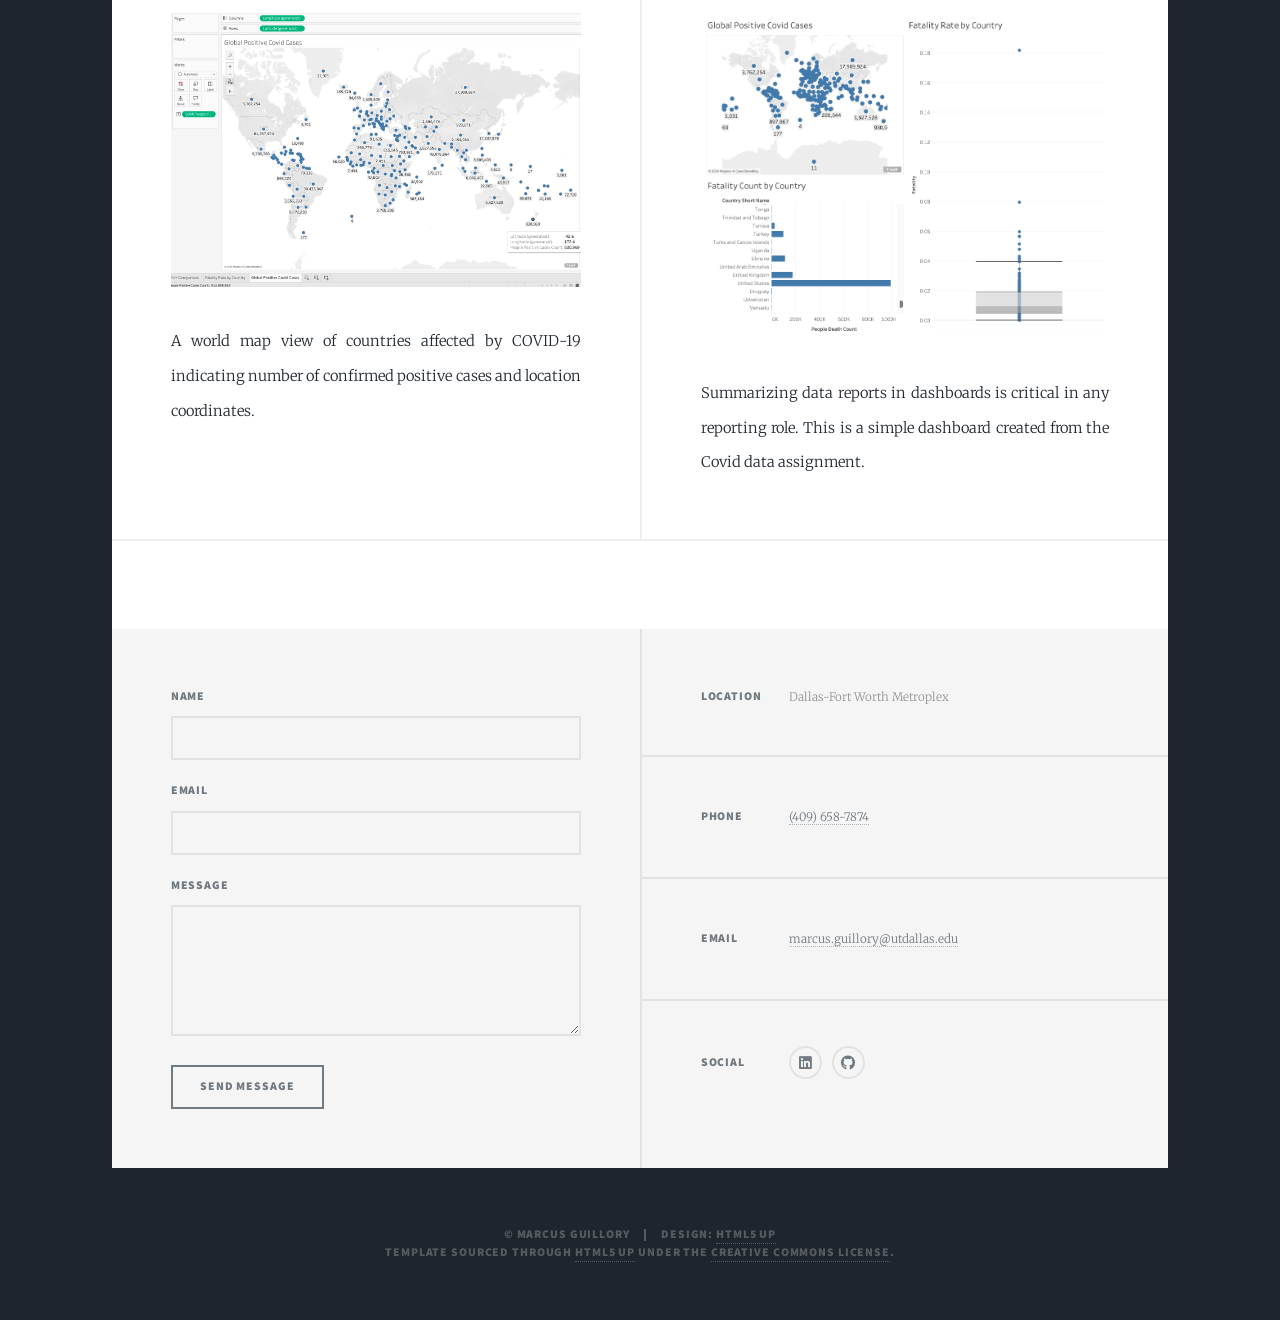
<file: DataVisualization.html>
<!DOCTYPE HTML>
<!--
	Massively by HTML5 UP
	html5up.net | @ajlkn
	Free for personal and commercial use under the CCA 3.0 license (html5up.net/license)
-->
<html>
	<head>
		<title>Marcus Guillory - Data Visualization</title>
		<meta charset="utf-8" />
		<meta name="viewport" content="width=device-width, initial-scale=1, user-scalable=no" />
		<link rel="stylesheet" href="assets/css/main.css" />
		<noscript><link rel="stylesheet" href="assets/css/noscript.css" /></noscript>
	</head>
	<body class="is-preload">

		<!-- Wrapper -->
			<div id="wrapper">

				<!-- Header -->
					<header id="header">
						<a href="index.html" class="logo">Marcus Guillory</a>
					</header>

				<!-- Nav -->
					<nav id="nav">
						<ul class="links">
             				<li><a href="index.html">Personal Projects</a></li>
              				<li><a href="DataAnalytics.html">Data Analytics</a></li>
							<li><a href="DataManagement.html">Data Management</a></li>
							<li class="active"><a href="DataVisualization.html">Data Visualization</a></li>
							<li><a href="generic.html">MBA Projects</a></li>
							<!-- <li><a href="Resume.html">Resume</a></li> -->
						</ul>
						<ul class="icons">
							<li><a href="https://www.linkedin.com/in/marcusguillory/" class="icon brands fa-linkedin"><span class="label">LinkedIn</span></a></li>
							<li><a href="https://github.com/MarcusGuillory?tab=repositories" class="icon brands fa-github"><span class="label">GitHub</span></a></li>
						</ul>
					</nav>

				<!-- Main -->
					<div id="main">

						<!-- Featured Post -->
							<article class="post featured">
								<header class="major">
									<h1><a href="#">Data Visualization </a></h1>
									<p>This is a collection of Tableau visualization assignments that I completed during the dual program. Many had specific design instructions for submission and may not portray full clarity, but should demonstrate my familiarity nonetheless.</p>
								</header>
								<a href="https://github.com/MarcusGuillory/DataVisualization" class="image main"><img src="images/MotionChart.gif" alt="" /></a>
								<p>This motion chart depicts fluctuations of real estate data across a span of ~15 years. In this instance, we examined residential vs. non-residential construction values and it's volatility year-over-year.</p>
								<ul class="actions special">
									<li><a href="https://github.com/MarcusGuillory/DataVisualization" class="button large">View Tableau Visuals</a></li>
								</ul>
							</article>

						<!-- Posts -->
							<section class="posts">
								<article>
									<header>
										<h2><a href="#">Visualizing Positive Covid<br />
										Cases Globally</a></h2>
									</header>
									<a href="https://github.com/MarcusGuillory/DataVisualization" class="image fit"><img src="images/GlobalMap.png" alt="" /></a>
									<p>A world map view of countries affected by COVID-19 indicating number of confirmed positive cases and location coordinates.</p>
									<!---
									<ul class="actions special">
										<li><a href="https://github.com/MarcusGuillory/HospitalDBMS" class="button">View Code</a></li>
									</ul>
									--->
								</article>
								<article>
									<header>
										<h2><a href="#">Dashboarding Relevant<br />
										Reports</a></h2>
									</header>
									<a href="https://github.com/MarcusGuillory/DataVisualization" class="image fit"><img src="images/CovidDash.png" alt="" /></a>
									<p>Summarizing data reports in dashboards is critical in any reporting role. This is a simple dashboard created from the Covid data assignment.</p>
									<!---
									<ul class="actions special">
										<li><a href="https://github.com/MarcusGuillory/HospitalDBMS" class="button">View Report</a></li>
									</ul>
									--->
								</article>
							</section>

						<!-- Footer -->
							<footer></footer>

					</div>

				<!-- Footer -->
					<footer id="footer">
						<section>
							<form method="post" action="#">
								<div class="fields">
									<div class="field">
										<label for="name">Name</label>
										<input type="text" name="name" id="name" />
									</div>
									<div class="field">
										<label for="email">Email</label>
										<input type="text" name="email" id="email" />
									</div>
									<div class="field">
										<label for="message">Message</label>
										<textarea name="message" id="message" rows="3"></textarea>
									</div>
								</div>
								<ul class="actions">
									<li><input type="submit" value="Send Message" /></li>
								</ul>
							</form>
						</section>
						<section class="split contact">
							<section class="alt">
								<h3>Location</h3>
								<p>Dallas-Fort Worth Metroplex</p>
							</section>
							<section>
								<h3>Phone</h3>
								<p><a href="#">(409) 658-7874</a></p>
							</section>
							<section>
								<h3>Email</h3>
								<p><a href="#">marcus.guillory@utdallas.edu</a></p>
							</section>
							<section>
								<h3>Social</h3>
								<ul class="icons alt">
									<li><a href="https://www.linkedin.com/in/marcusguillory/" class="icon brands fa-linkedin"><span class="label">LinkedIn</span></a></li>
									<li><a href="https://github.com/MarcusGuillory?tab=repositories" class="icon brands fa-github"><span class="label">GitHub</span></a></li>
								</ul>
							</section>
						</section>
					</footer>

				<!-- Copyright -->
					<div id="copyright">
						<ul><li>&copy; Marcus Guillory</li><li>Design: <a href="https://html5up.net">HTML5 UP</a></li></ul>
						Template Sourced through <a href="https://html5up.net">HTML5 UP</a> under the <a href="https://html5up.net/license">Creative Commons license</a>.</p>

					</div>

			</div>

		<!-- Scripts -->
			<script src="assets/js/jquery.min.js"></script>
			<script src="assets/js/jquery.scrollex.min.js"></script>
			<script src="assets/js/jquery.scrolly.min.js"></script>
			<script src="assets/js/browser.min.js"></script>
			<script src="assets/js/breakpoints.min.js"></script>
			<script src="assets/js/util.js"></script>
			<script src="assets/js/main.js"></script>

	</body>
</html>
</file>
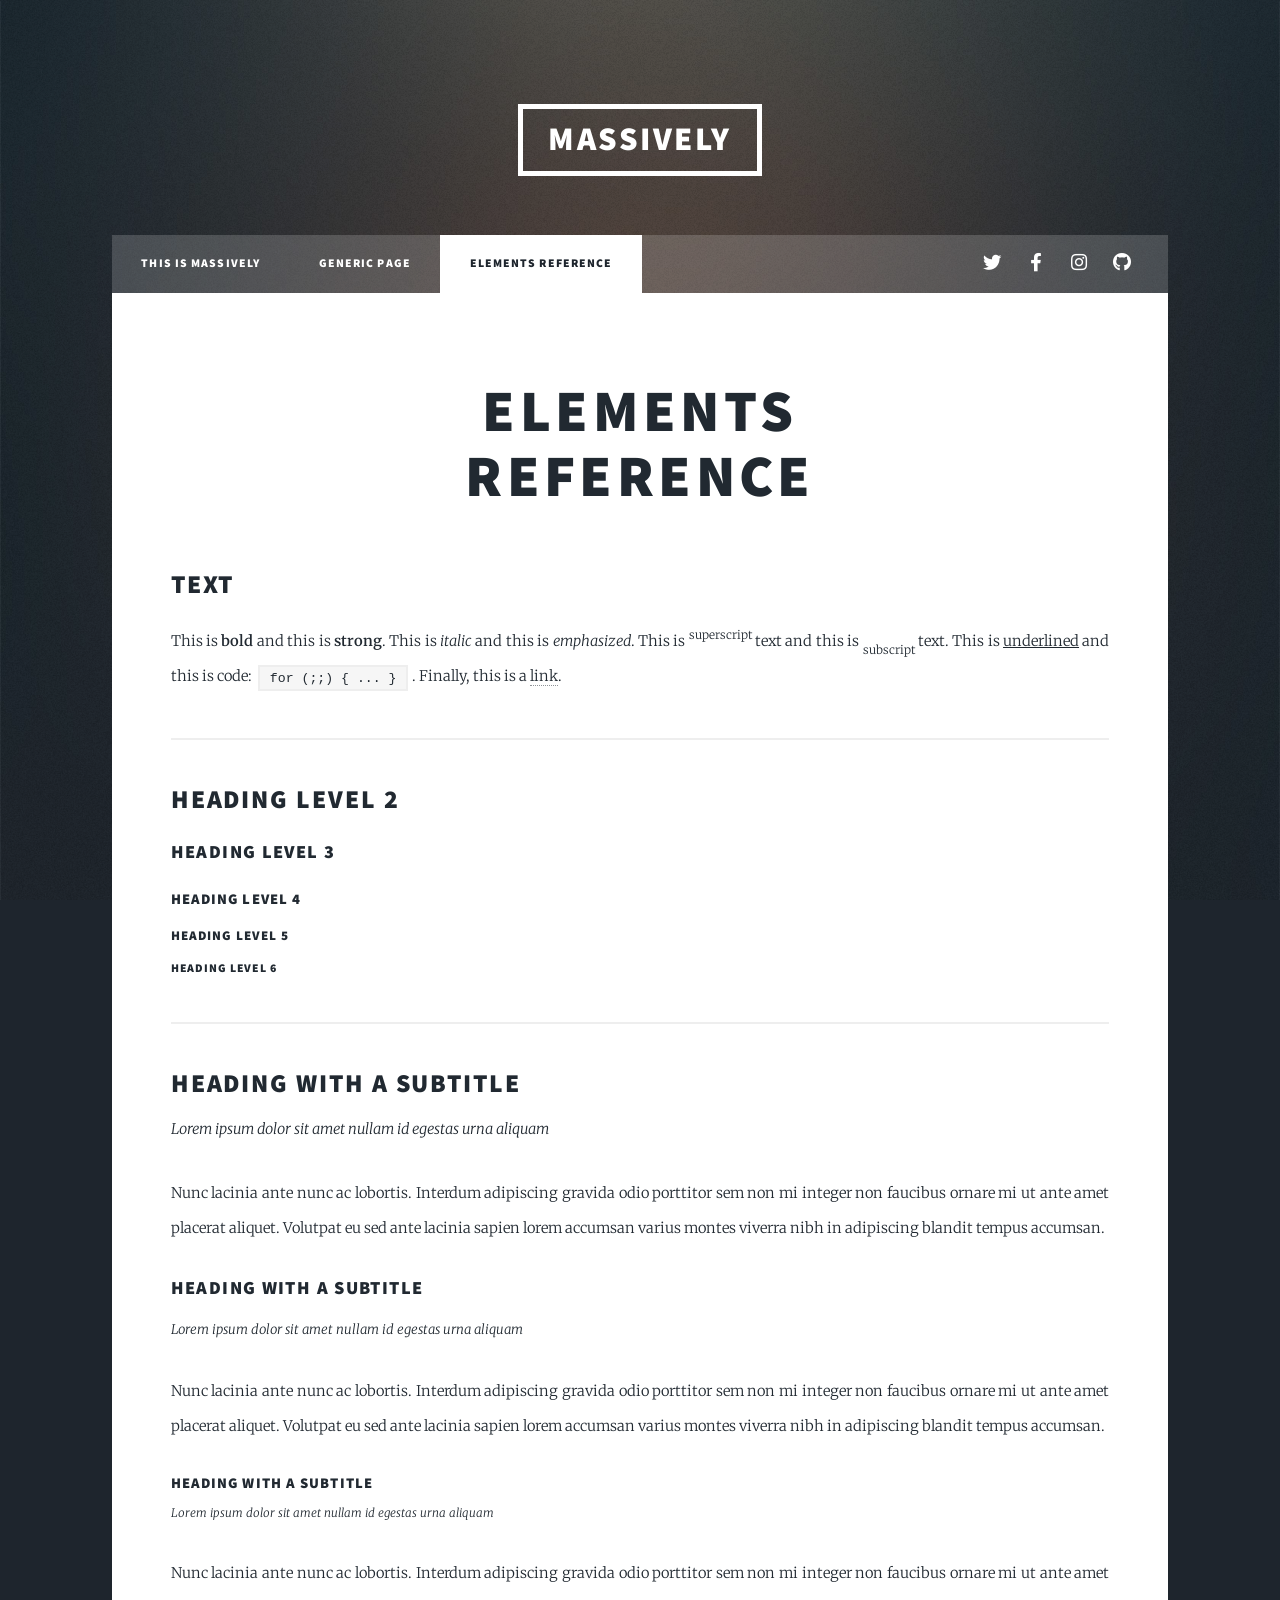
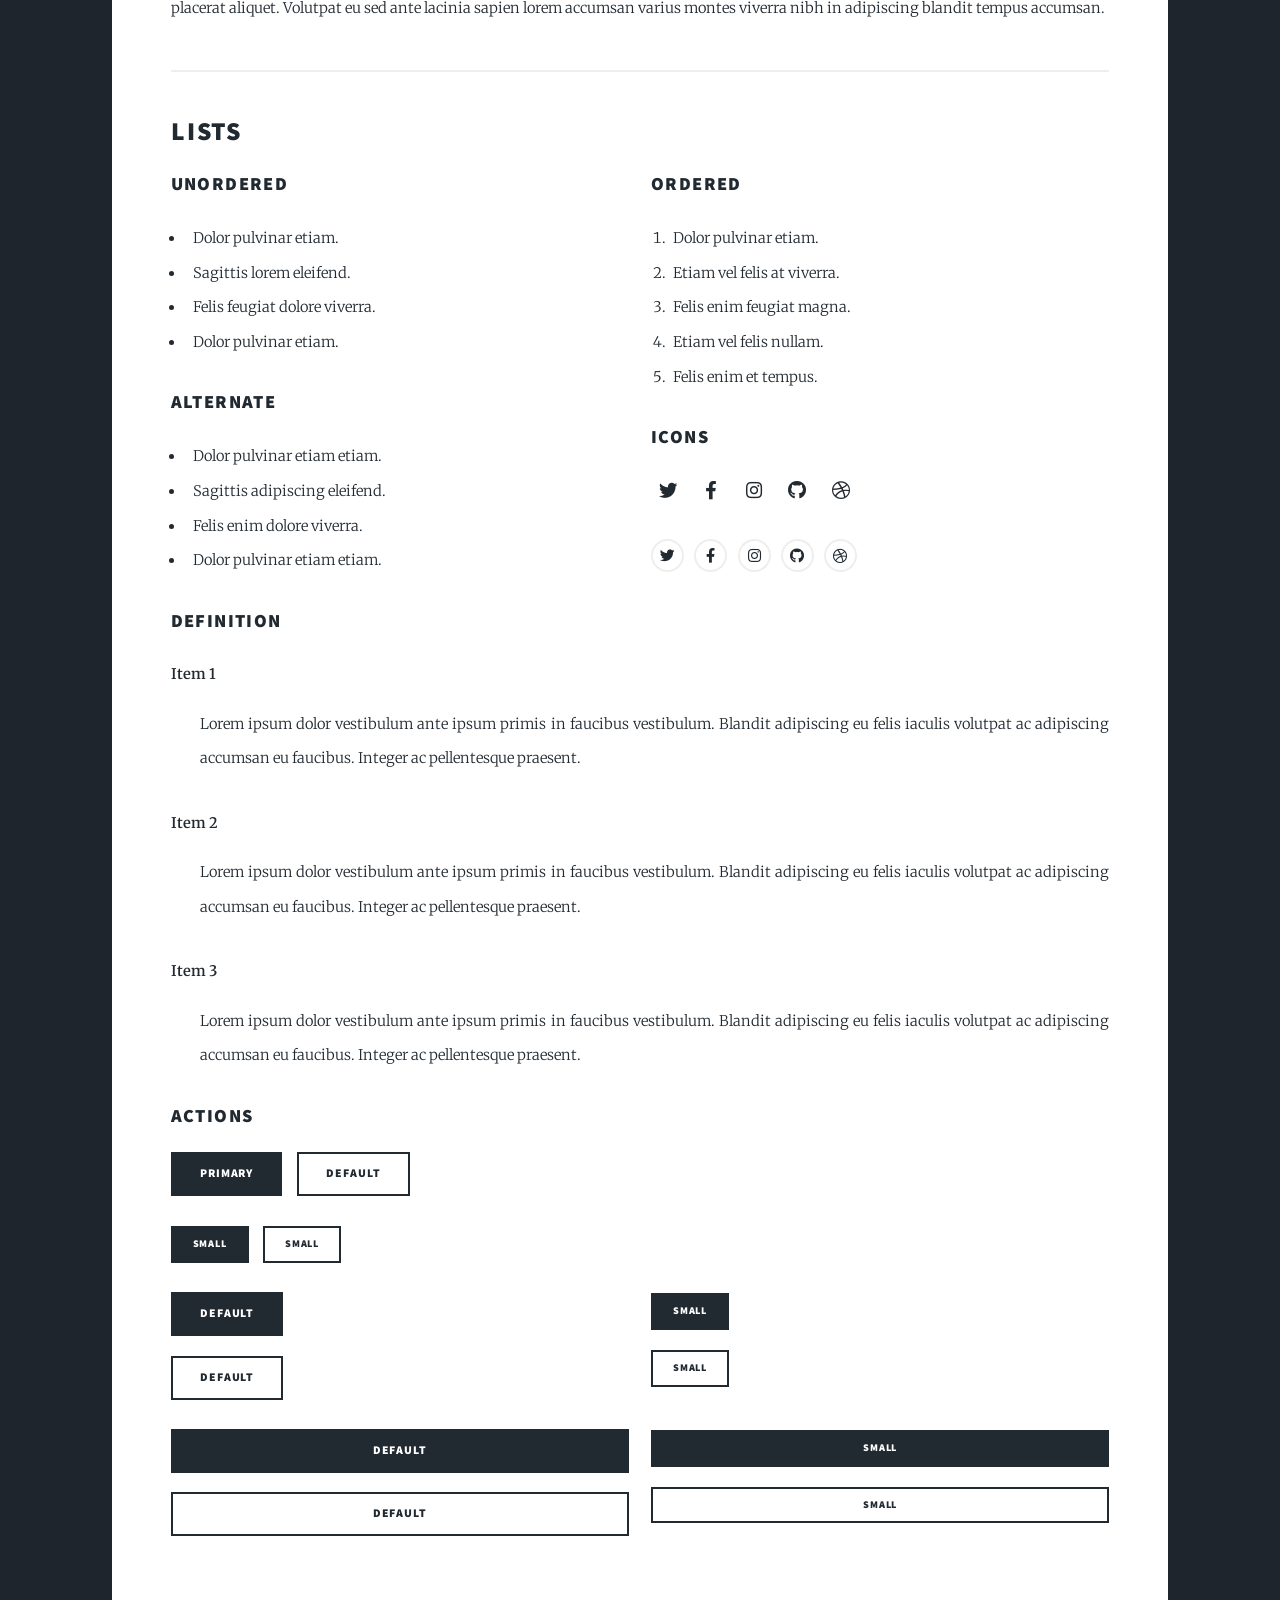
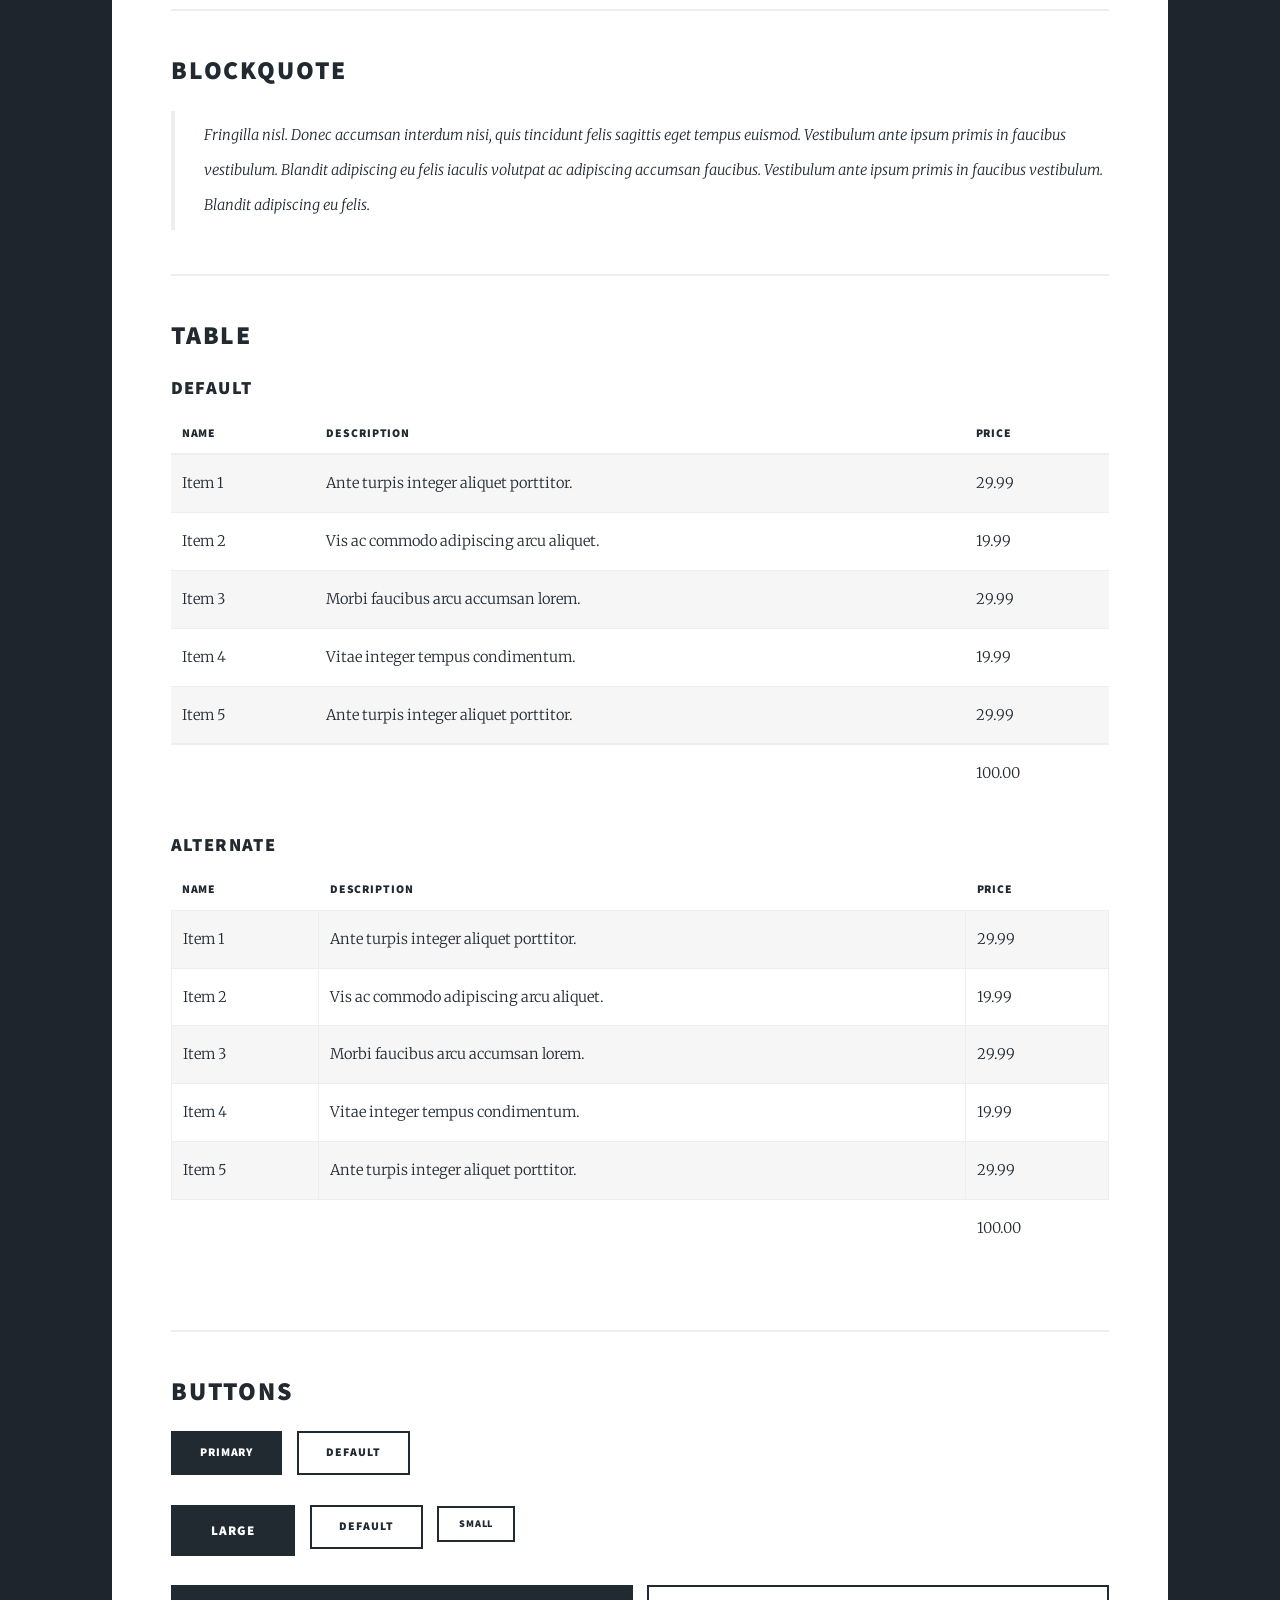
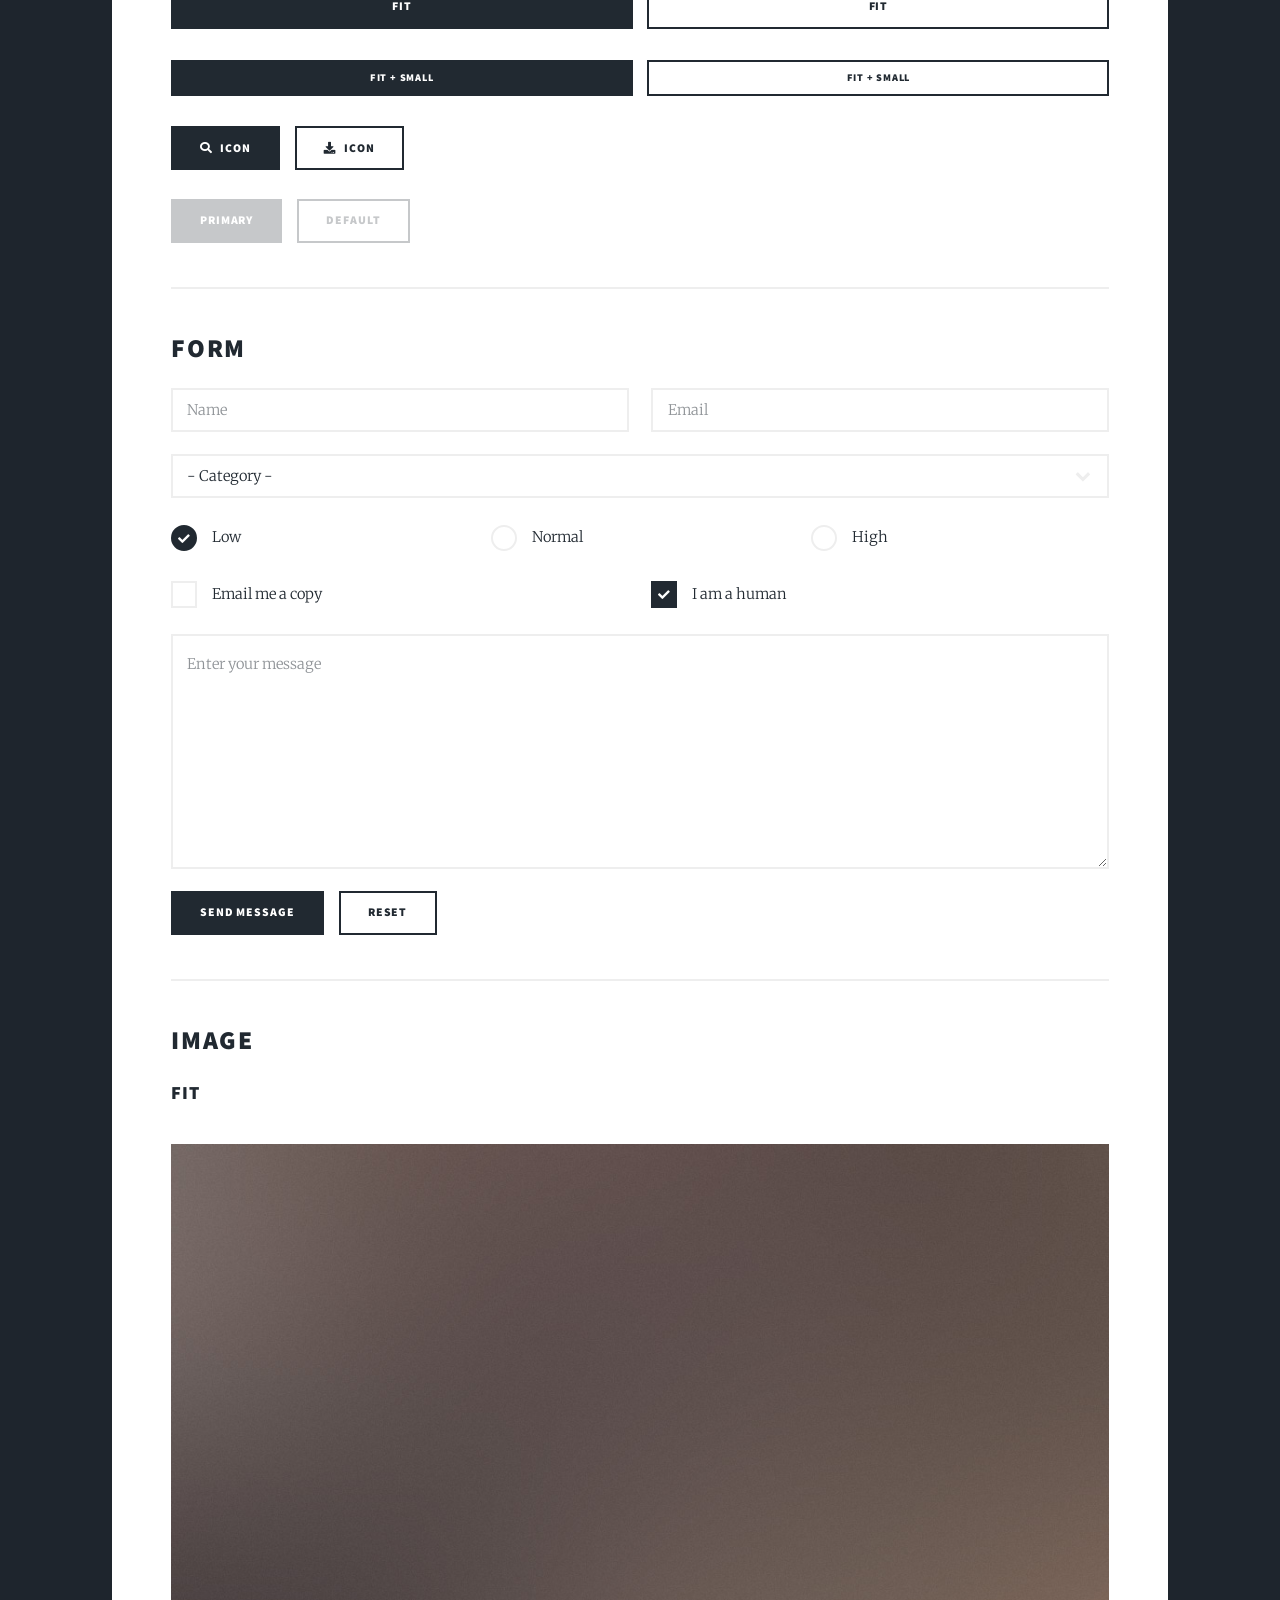
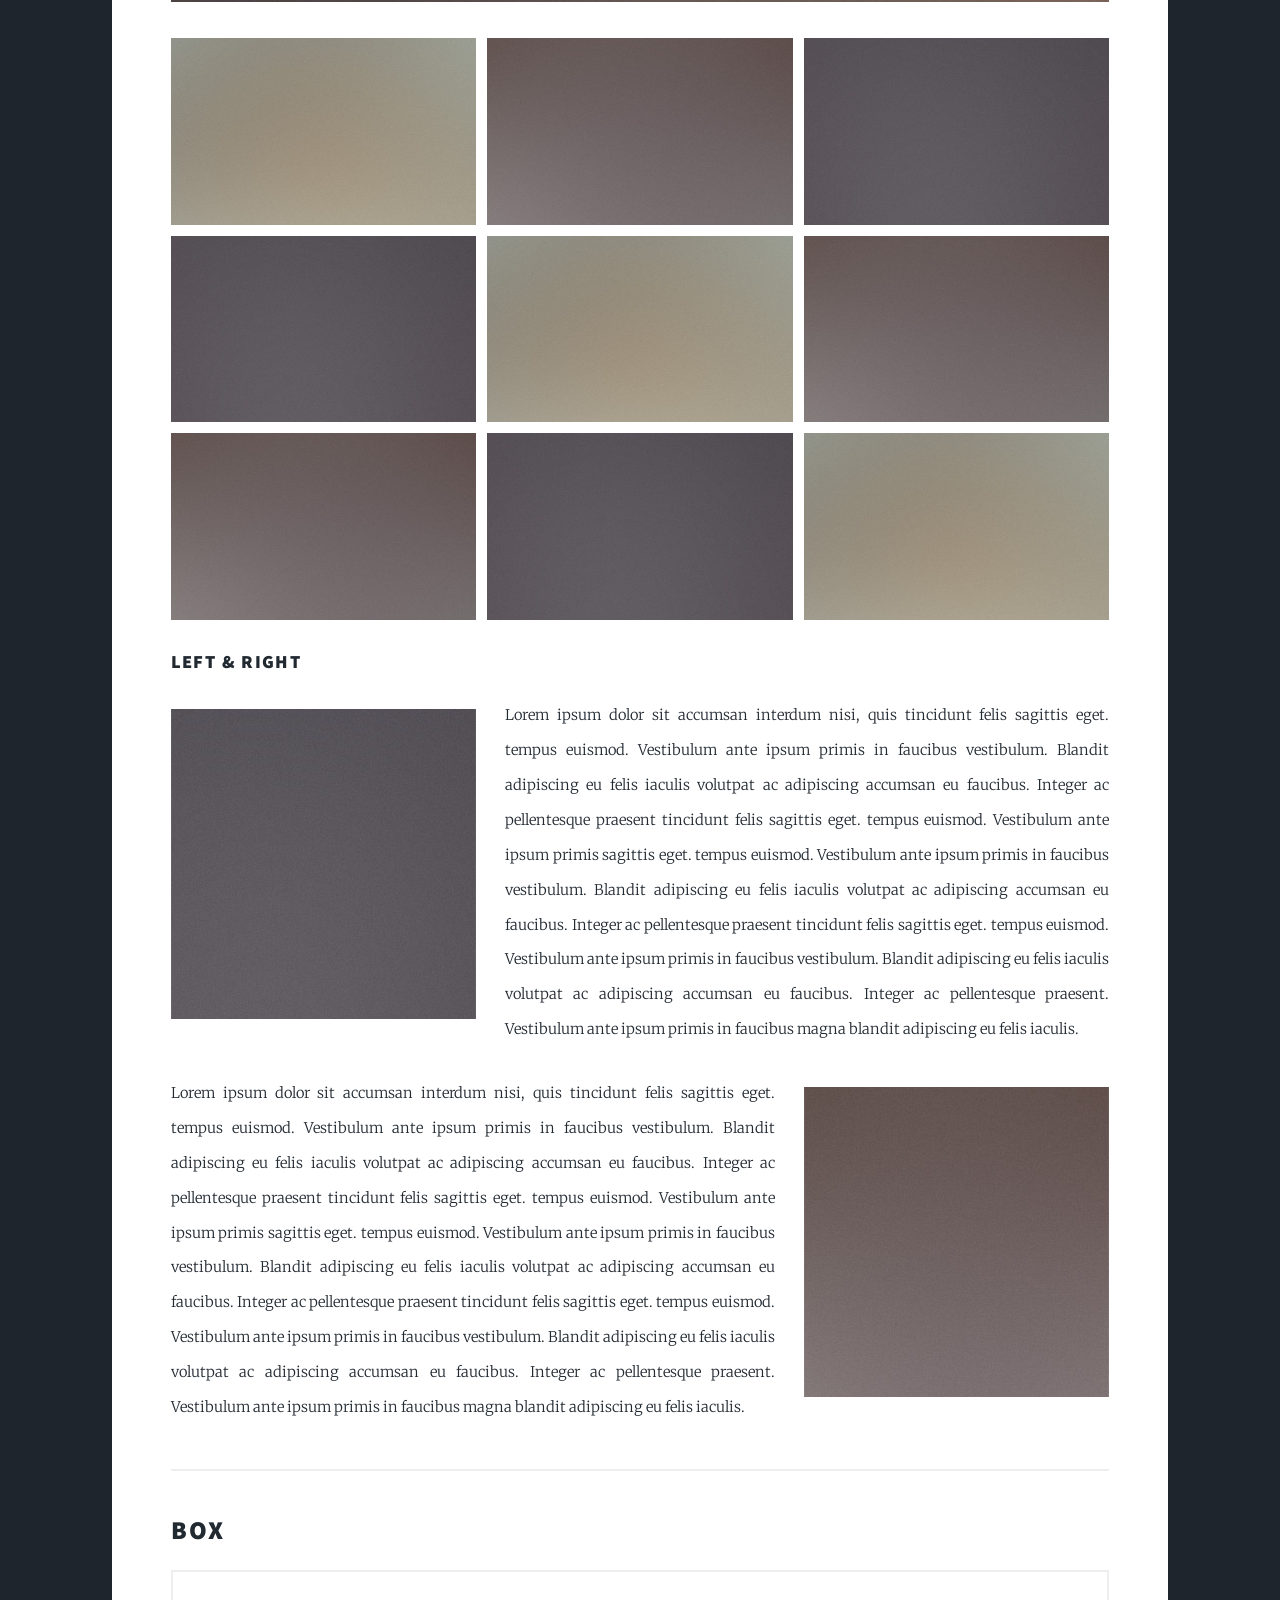
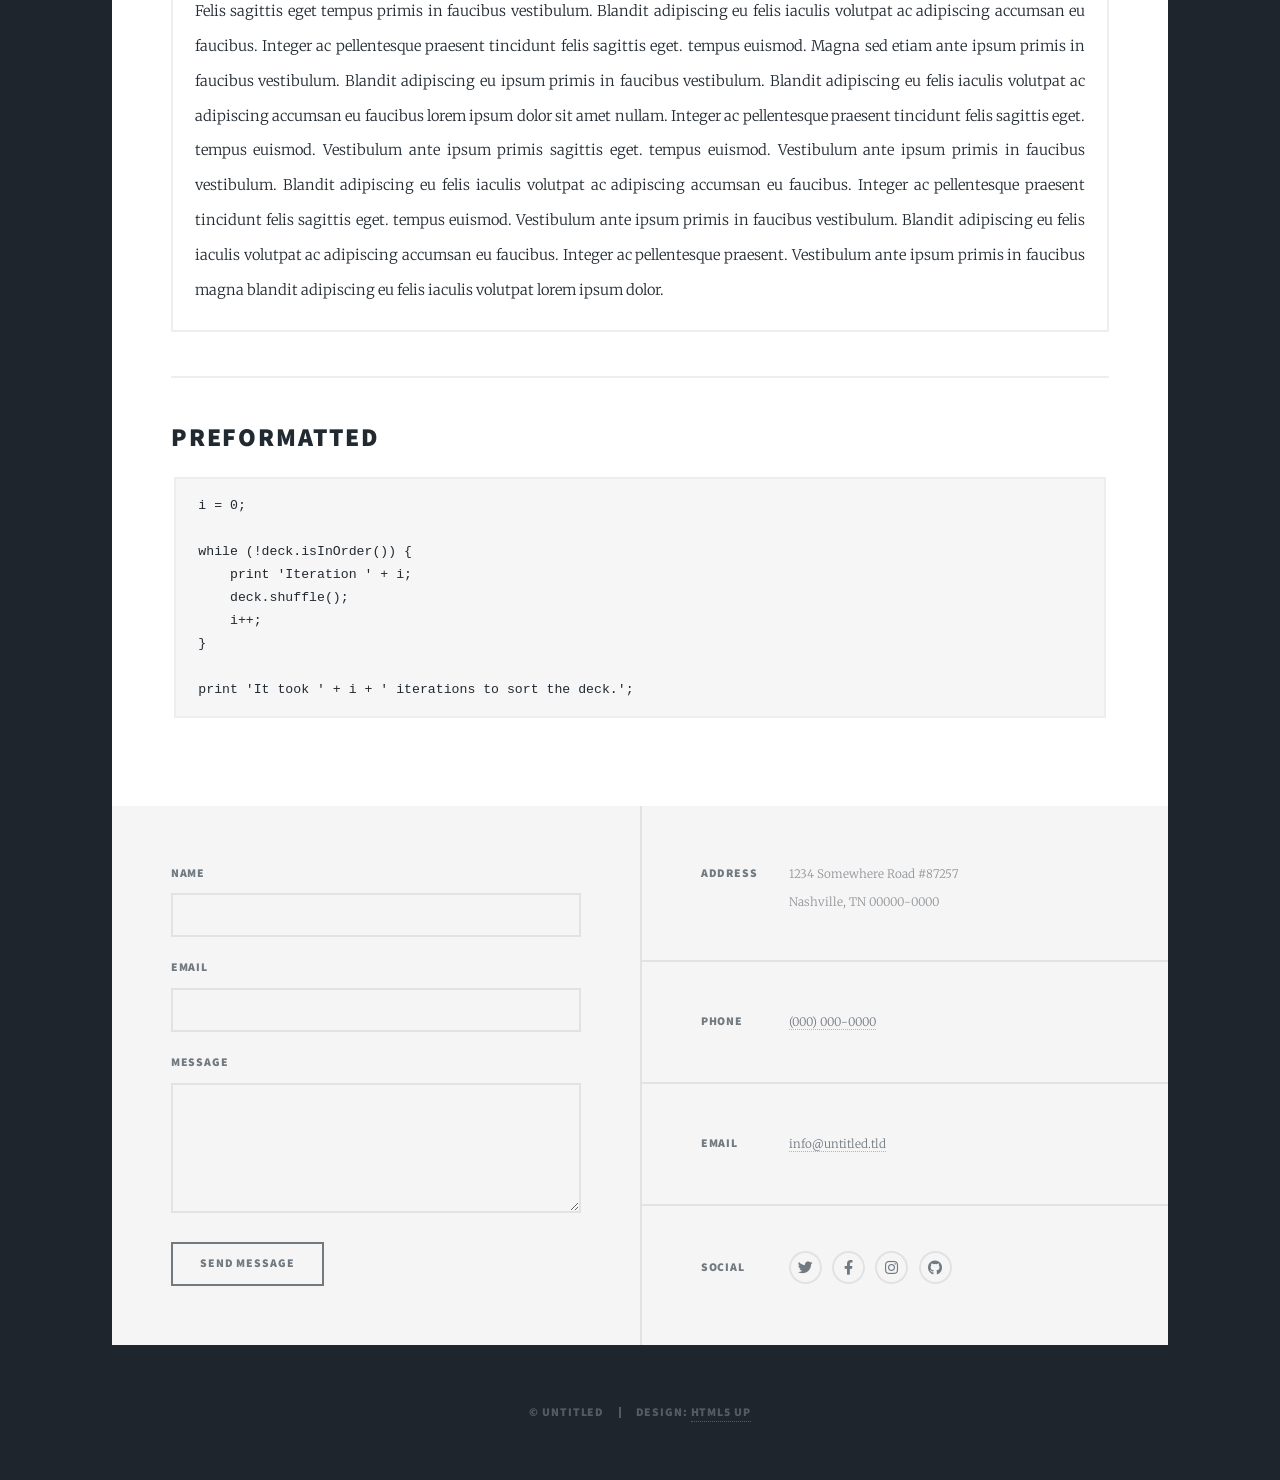
<file: elements.html>
<!DOCTYPE HTML>
<!--
	Massively by HTML5 UP
	html5up.net | @ajlkn
	Free for personal and commercial use under the CCA 3.0 license (html5up.net/license)
-->
<html>
	<head>
		<title>Elements Reference - Massively by HTML5 UP</title>
		<meta charset="utf-8" />
		<meta name="viewport" content="width=device-width, initial-scale=1, user-scalable=no" />
		<link rel="stylesheet" href="assets/css/main.css" />
		<noscript><link rel="stylesheet" href="assets/css/noscript.css" /></noscript>
	</head>
	<body class="is-preload">

		<!-- Wrapper -->
			<div id="wrapper">

				<!-- Header -->
					<header id="header">
						<a href="index.html" class="logo">Massively</a>
					</header>

				<!-- Nav -->
					<nav id="nav">
						<ul class="links">
							<li><a href="index.html">This is Massively</a></li>
							<li><a href="generic.html">Generic Page</a></li>
							<li class="active"><a href="elements.html">Elements Reference</a></li>
						</ul>
						<ul class="icons">
							<li><a href="#" class="icon brands fa-twitter"><span class="label">Twitter</span></a></li>
							<li><a href="#" class="icon brands fa-facebook-f"><span class="label">Facebook</span></a></li>
							<li><a href="#" class="icon brands fa-instagram"><span class="label">Instagram</span></a></li>
							<li><a href="#" class="icon brands fa-github"><span class="label">GitHub</span></a></li>
						</ul>
					</nav>

				<!-- Main -->
					<div id="main">

						<!-- Post -->
							<section class="post">
								<header class="major">
									<h1>Elements<br />
									Reference</h1>
								</header>

								<!-- Text stuff -->
									<h2>Text</h2>
									<p>This is <b>bold</b> and this is <strong>strong</strong>. This is <i>italic</i> and this is <em>emphasized</em>.
									This is <sup>superscript</sup> text and this is <sub>subscript</sub> text.
									This is <u>underlined</u> and this is code: <code>for (;;) { ... }</code>.
									Finally, this is a <a href="#">link</a>.</p>
									<hr />
									<h2>Heading Level 2</h2>
									<h3>Heading Level 3</h3>
									<h4>Heading Level 4</h4>
									<h5>Heading Level 5</h5>
									<h6>Heading Level 6</h6>
									<hr />
									<header>
										<h2>Heading with a Subtitle</h2>
										<p>Lorem ipsum dolor sit amet nullam id egestas urna aliquam</p>
									</header>
									<p>Nunc lacinia ante nunc ac lobortis. Interdum adipiscing gravida odio porttitor sem non mi integer non faucibus ornare mi ut ante amet placerat aliquet. Volutpat eu sed ante lacinia sapien lorem accumsan varius montes viverra nibh in adipiscing blandit tempus accumsan.</p>
									<header>
										<h3>Heading with a Subtitle</h3>
										<p>Lorem ipsum dolor sit amet nullam id egestas urna aliquam</p>
									</header>
									<p>Nunc lacinia ante nunc ac lobortis. Interdum adipiscing gravida odio porttitor sem non mi integer non faucibus ornare mi ut ante amet placerat aliquet. Volutpat eu sed ante lacinia sapien lorem accumsan varius montes viverra nibh in adipiscing blandit tempus accumsan.</p>
									<header>
										<h4>Heading with a Subtitle</h4>
										<p>Lorem ipsum dolor sit amet nullam id egestas urna aliquam</p>
									</header>
									<p>Nunc lacinia ante nunc ac lobortis. Interdum adipiscing gravida odio porttitor sem non mi integer non faucibus ornare mi ut ante amet placerat aliquet. Volutpat eu sed ante lacinia sapien lorem accumsan varius montes viverra nibh in adipiscing blandit tempus accumsan.</p>

									<hr />

								<!-- Lists -->
									<h2>Lists</h2>
									<div class="row">
										<div class="col-6 col-12-small">

											<h3>Unordered</h3>
											<ul>
												<li>Dolor pulvinar etiam.</li>
												<li>Sagittis lorem eleifend.</li>
												<li>Felis feugiat dolore viverra.</li>
												<li>Dolor pulvinar etiam.</li>
											</ul>

											<h3>Alternate</h3>
											<ul class="alt">
												<li>Dolor pulvinar etiam etiam.</li>
												<li>Sagittis adipiscing eleifend.</li>
												<li>Felis enim dolore viverra.</li>
												<li>Dolor pulvinar etiam etiam.</li>
											</ul>

										</div>
										<div class="col-6 col-12-small">

											<h3>Ordered</h3>
											<ol>
												<li>Dolor pulvinar etiam.</li>
												<li>Etiam vel felis at viverra.</li>
												<li>Felis enim feugiat magna.</li>
												<li>Etiam vel felis nullam.</li>
												<li>Felis enim et tempus.</li>
											</ol>

											<h3>Icons</h3>
											<ul class="icons">
												<li><a href="#" class="icon brands fa-twitter"><span class="label">Twitter</span></a></li>
												<li><a href="#" class="icon brands fa-facebook-f"><span class="label">Facebook</span></a></li>
												<li><a href="#" class="icon brands fa-instagram"><span class="label">Instagram</span></a></li>
												<li><a href="#" class="icon brands fa-github"><span class="label">Github</span></a></li>
												<li><a href="#" class="icon brands fa-dribbble"><span class="label">Dribbble</span></a></li>
											</ul>
											<ul class="icons alt">
												<li><a href="#" class="icon brands alt fa-twitter"><span class="label">Twitter</span></a></li>
												<li><a href="#" class="icon brands alt fa-facebook-f"><span class="label">Facebook</span></a></li>
												<li><a href="#" class="icon brands alt fa-instagram"><span class="label">Instagram</span></a></li>
												<li><a href="#" class="icon brands alt fa-github"><span class="label">Github</span></a></li>
												<li><a href="#" class="icon brands alt fa-dribbble"><span class="label">Dribbble</span></a></li>
											</ul>

										</div>
									</div>
									<h3>Definition</h3>
									<dl>
										<dt>Item 1</dt>
										<dd>
											<p>Lorem ipsum dolor vestibulum ante ipsum primis in faucibus vestibulum. Blandit adipiscing eu felis iaculis volutpat ac adipiscing accumsan eu faucibus. Integer ac pellentesque praesent.</p>
										</dd>
										<dt>Item 2</dt>
										<dd>
											<p>Lorem ipsum dolor vestibulum ante ipsum primis in faucibus vestibulum. Blandit adipiscing eu felis iaculis volutpat ac adipiscing accumsan eu faucibus. Integer ac pellentesque praesent.</p>
										</dd>
										<dt>Item 3</dt>
										<dd>
											<p>Lorem ipsum dolor vestibulum ante ipsum primis in faucibus vestibulum. Blandit adipiscing eu felis iaculis volutpat ac adipiscing accumsan eu faucibus. Integer ac pellentesque praesent.</p>
										</dd>
									</dl>

									<h3>Actions</h3>
									<ul class="actions">
										<li><a href="#" class="button primary">Primary</a></li>
										<li><a href="#" class="button">Default</a></li>
									</ul>
									<ul class="actions small">
										<li><a href="#" class="button primary small">Small</a></li>
										<li><a href="#" class="button small">Small</a></li>
									</ul>
									<div class="row">
										<div class="col-6 col-12-small">
											<ul class="actions stacked">
												<li><a href="#" class="button primary">Default</a></li>
												<li><a href="#" class="button">Default</a></li>
											</ul>
										</div>
										<div class="col-6 col-12-small">
											<ul class="actions stacked">
												<li><a href="#" class="button primary small">Small</a></li>
												<li><a href="#" class="button small">Small</a></li>
											</ul>
										</div>
									</div>
									<div class="row">
										<div class="col-6 col-12-small">
											<ul class="actions stacked">
												<li><a href="#" class="button primary fit">Default</a></li>
												<li><a href="#" class="button fit">Default</a></li>
											</ul>
										</div>
										<div class="col-6 col-12-small">
											<ul class="actions stacked">
												<li><a href="#" class="button primary small fit">Small</a></li>
												<li><a href="#" class="button small fit">Small</a></li>
											</ul>
										</div>
									</div>

									<hr />

								<!-- Blockquote -->
									<h2>Blockquote</h2>
									<blockquote>Fringilla nisl. Donec accumsan interdum nisi, quis tincidunt felis sagittis eget tempus euismod. Vestibulum ante ipsum primis in faucibus vestibulum. Blandit adipiscing eu felis iaculis volutpat ac adipiscing accumsan faucibus. Vestibulum ante ipsum primis in faucibus vestibulum. Blandit adipiscing eu felis.</blockquote>

									<hr />

								<!-- Table -->
									<h2>Table</h2>

									<h3>Default</h3>
									<div class="table-wrapper">
										<table>
											<thead>
												<tr>
													<th>Name</th>
													<th>Description</th>
													<th>Price</th>
												</tr>
											</thead>
											<tbody>
												<tr>
													<td>Item 1</td>
													<td>Ante turpis integer aliquet porttitor.</td>
													<td>29.99</td>
												</tr>
												<tr>
													<td>Item 2</td>
													<td>Vis ac commodo adipiscing arcu aliquet.</td>
													<td>19.99</td>
												</tr>
												<tr>
													<td>Item 3</td>
													<td> Morbi faucibus arcu accumsan lorem.</td>
													<td>29.99</td>
												</tr>
												<tr>
													<td>Item 4</td>
													<td>Vitae integer tempus condimentum.</td>
													<td>19.99</td>
												</tr>
												<tr>
													<td>Item 5</td>
													<td>Ante turpis integer aliquet porttitor.</td>
													<td>29.99</td>
												</tr>
											</tbody>
											<tfoot>
												<tr>
													<td colspan="2"></td>
													<td>100.00</td>
												</tr>
											</tfoot>
										</table>
									</div>

									<h3>Alternate</h3>
									<div class="table-wrapper">
										<table class="alt">
											<thead>
												<tr>
													<th>Name</th>
													<th>Description</th>
													<th>Price</th>
												</tr>
											</thead>
											<tbody>
												<tr>
													<td>Item 1</td>
													<td>Ante turpis integer aliquet porttitor.</td>
													<td>29.99</td>
												</tr>
												<tr>
													<td>Item 2</td>
													<td>Vis ac commodo adipiscing arcu aliquet.</td>
													<td>19.99</td>
												</tr>
												<tr>
													<td>Item 3</td>
													<td> Morbi faucibus arcu accumsan lorem.</td>
													<td>29.99</td>
												</tr>
												<tr>
													<td>Item 4</td>
													<td>Vitae integer tempus condimentum.</td>
													<td>19.99</td>
												</tr>
												<tr>
													<td>Item 5</td>
													<td>Ante turpis integer aliquet porttitor.</td>
													<td>29.99</td>
												</tr>
											</tbody>
											<tfoot>
												<tr>
													<td colspan="2"></td>
													<td>100.00</td>
												</tr>
											</tfoot>
										</table>
									</div>

									<hr />

								<!-- Buttons -->
									<h2>Buttons</h2>
									<ul class="actions">
										<li><a href="#" class="button primary">Primary</a></li>
										<li><a href="#" class="button">Default</a></li>
									</ul>
									<ul class="actions">
										<li><a href="#" class="button primary large">Large</a></li>
										<li><a href="#" class="button">Default</a></li>
										<li><a href="#" class="button small">Small</a></li>
									</ul>
									<ul class="actions fit">
										<li><a href="#" class="button primary fit">Fit</a></li>
										<li><a href="#" class="button fit">Fit</a></li>
									</ul>
									<ul class="actions fit small">
										<li><a href="#" class="button primary fit small">Fit + Small</a></li>
										<li><a href="#" class="button fit small">Fit + Small</a></li>
									</ul>
									<ul class="actions">
										<li><a href="#" class="button primary icon solid fa-search">Icon</a></li>
										<li><a href="#" class="button icon solid fa-download">Icon</a></li>
									</ul>
									<ul class="actions">
										<li><span class="button primary disabled">Primary</span></li>
										<li><span class="button disabled">Default</span></li>
									</ul>

									<hr />

								<!-- Form -->
									<h2>Form</h2>

									<form method="post" action="#">
										<div class="row gtr-uniform">
											<div class="col-6 col-12-xsmall">
												<input type="text" name="demo-name" id="demo-name" value="" placeholder="Name" />
											</div>
											<div class="col-6 col-12-xsmall">
												<input type="email" name="demo-email" id="demo-email" value="" placeholder="Email" />
											</div>
											<!-- Break -->
											<div class="col-12">
												<select name="demo-category" id="demo-category">
													<option value="">- Category -</option>
													<option value="1">Manufacturing</option>
													<option value="1">Shipping</option>
													<option value="1">Administration</option>
													<option value="1">Human Resources</option>
												</select>
											</div>
											<!-- Break -->
											<div class="col-4 col-12-small">
												<input type="radio" id="demo-priority-low" name="demo-priority" checked>
												<label for="demo-priority-low">Low</label>
											</div>
											<div class="col-4 col-12-small">
												<input type="radio" id="demo-priority-normal" name="demo-priority">
												<label for="demo-priority-normal">Normal</label>
											</div>
											<div class="col-4 col-12-small">
												<input type="radio" id="demo-priority-high" name="demo-priority">
												<label for="demo-priority-high">High</label>
											</div>
											<!-- Break -->
											<div class="col-6 col-12-small">
												<input type="checkbox" id="demo-copy" name="demo-copy">
												<label for="demo-copy">Email me a copy</label>
											</div>
											<div class="col-6 col-12-small">
												<input type="checkbox" id="demo-human" name="demo-human" checked>
												<label for="demo-human">I am a human</label>
											</div>
											<!-- Break -->
											<div class="col-12">
												<textarea name="demo-message" id="demo-message" placeholder="Enter your message" rows="6"></textarea>
											</div>
											<!-- Break -->
											<div class="col-12">
												<ul class="actions">
													<li><input type="submit" value="Send Message" class="primary" /></li>
													<li><input type="reset" value="Reset" /></li>
												</ul>
											</div>
										</div>
									</form>

									<hr />

								<!-- Image -->
									<h2>Image</h2>

									<h3>Fit</h3>
									<span class="image fit"><img src="images/pic01.jpg" alt="" /></span>
									<div class="box alt">
										<div class="row gtr-50 gtr-uniform">
											<div class="col-4"><span class="image fit"><img src="images/pic02.jpg" alt="" /></span></div>
											<div class="col-4"><span class="image fit"><img src="images/pic03.jpg" alt="" /></span></div>
											<div class="col-4"><span class="image fit"><img src="images/pic04.jpg" alt="" /></span></div>
											<!-- Break -->
											<div class="col-4"><span class="image fit"><img src="images/pic04.jpg" alt="" /></span></div>
											<div class="col-4"><span class="image fit"><img src="images/pic02.jpg" alt="" /></span></div>
											<div class="col-4"><span class="image fit"><img src="images/pic03.jpg" alt="" /></span></div>
											<!-- Break -->
											<div class="col-4"><span class="image fit"><img src="images/pic03.jpg" alt="" /></span></div>
											<div class="col-4"><span class="image fit"><img src="images/pic04.jpg" alt="" /></span></div>
											<div class="col-4"><span class="image fit"><img src="images/pic02.jpg" alt="" /></span></div>
										</div>
									</div>

									<h3>Left &amp; Right</h3>
									<p><span class="image left"><img src="images/pic08.jpg" alt="" /></span>Lorem ipsum dolor sit accumsan interdum nisi, quis tincidunt felis sagittis eget. tempus euismod. Vestibulum ante ipsum primis in faucibus vestibulum. Blandit adipiscing eu felis iaculis volutpat ac adipiscing accumsan eu faucibus. Integer ac pellentesque praesent tincidunt felis sagittis eget. tempus euismod. Vestibulum ante ipsum primis sagittis eget. tempus euismod. Vestibulum ante ipsum primis in faucibus vestibulum. Blandit adipiscing eu felis iaculis volutpat ac adipiscing accumsan eu faucibus. Integer ac pellentesque praesent tincidunt felis sagittis eget. tempus euismod. Vestibulum ante ipsum primis in faucibus vestibulum. Blandit adipiscing eu felis iaculis volutpat ac adipiscing accumsan eu faucibus. Integer ac pellentesque praesent. Vestibulum ante ipsum primis in faucibus magna blandit adipiscing eu felis iaculis.</p>
									<p><span class="image right"><img src="images/pic09.jpg" alt="" /></span>Lorem ipsum dolor sit accumsan interdum nisi, quis tincidunt felis sagittis eget. tempus euismod. Vestibulum ante ipsum primis in faucibus vestibulum. Blandit adipiscing eu felis iaculis volutpat ac adipiscing accumsan eu faucibus. Integer ac pellentesque praesent tincidunt felis sagittis eget. tempus euismod. Vestibulum ante ipsum primis sagittis eget. tempus euismod. Vestibulum ante ipsum primis in faucibus vestibulum. Blandit adipiscing eu felis iaculis volutpat ac adipiscing accumsan eu faucibus. Integer ac pellentesque praesent tincidunt felis sagittis eget. tempus euismod. Vestibulum ante ipsum primis in faucibus vestibulum. Blandit adipiscing eu felis iaculis volutpat ac adipiscing accumsan eu faucibus. Integer ac pellentesque praesent. Vestibulum ante ipsum primis in faucibus magna blandit adipiscing eu felis iaculis.</p>

									<hr />

								<!-- Box -->
									<h2>Box</h2>
									<div class="box">
										<p>Felis sagittis eget tempus primis in faucibus vestibulum. Blandit adipiscing eu felis iaculis volutpat ac adipiscing accumsan eu faucibus. Integer ac pellentesque praesent tincidunt felis sagittis eget. tempus euismod. Magna sed etiam ante ipsum primis in faucibus vestibulum. Blandit adipiscing eu ipsum primis in faucibus vestibulum. Blandit adipiscing eu felis iaculis volutpat ac adipiscing accumsan eu faucibus lorem ipsum dolor sit amet nullam. Integer ac pellentesque praesent tincidunt felis sagittis eget. tempus euismod. Vestibulum ante ipsum primis sagittis eget. tempus euismod. Vestibulum ante ipsum primis in faucibus vestibulum. Blandit adipiscing eu felis iaculis volutpat ac adipiscing accumsan eu faucibus. Integer ac pellentesque praesent tincidunt felis sagittis eget. tempus euismod. Vestibulum ante ipsum primis in faucibus vestibulum. Blandit adipiscing eu felis iaculis volutpat ac adipiscing accumsan eu faucibus. Integer ac pellentesque praesent. Vestibulum ante ipsum primis in faucibus magna blandit adipiscing eu felis iaculis volutpat lorem ipsum dolor.</p>
									</div>

									<hr />

								<!-- Preformatted Code -->
									<h2>Preformatted</h2>
									<pre><code>i = 0;

while (!deck.isInOrder()) {
    print 'Iteration ' + i;
    deck.shuffle();
    i++;
}

print 'It took ' + i + ' iterations to sort the deck.';
</code></pre>

							</section>

					</div>

				<!-- Footer -->
					<footer id="footer">
						<section>
							<form method="post" action="#">
								<div class="fields">
									<div class="field">
										<label for="name">Name</label>
										<input type="text" name="name" id="name" />
									</div>
									<div class="field">
										<label for="email">Email</label>
										<input type="text" name="email" id="email" />
									</div>
									<div class="field">
										<label for="message">Message</label>
										<textarea name="message" id="message" rows="3"></textarea>
									</div>
								</div>
								<ul class="actions">
									<li><input type="submit" value="Send Message" /></li>
								</ul>
							</form>
						</section>
						<section class="split contact">
							<section class="alt">
								<h3>Address</h3>
								<p>1234 Somewhere Road #87257<br />
								Nashville, TN 00000-0000</p>
							</section>
							<section>
								<h3>Phone</h3>
								<p><a href="#">(000) 000-0000</a></p>
							</section>
							<section>
								<h3>Email</h3>
								<p><a href="#">info@untitled.tld</a></p>
							</section>
							<section>
								<h3>Social</h3>
								<ul class="icons alt">
									<li><a href="#" class="icon brands alt fa-twitter"><span class="label">Twitter</span></a></li>
									<li><a href="#" class="icon brands alt fa-facebook-f"><span class="label">Facebook</span></a></li>
									<li><a href="#" class="icon brands alt fa-instagram"><span class="label">Instagram</span></a></li>
									<li><a href="#" class="icon brands alt fa-github"><span class="label">GitHub</span></a></li>
								</ul>
							</section>
						</section>
					</footer>

				<!-- Copyright -->
					<div id="copyright">
						<ul><li>&copy; Untitled</li><li>Design: <a href="https://html5up.net">HTML5 UP</a></li></ul>
					</div>

			</div>

		<!-- Scripts -->
			<script src="assets/js/jquery.min.js"></script>
			<script src="assets/js/jquery.scrollex.min.js"></script>
			<script src="assets/js/jquery.scrolly.min.js"></script>
			<script src="assets/js/browser.min.js"></script>
			<script src="assets/js/breakpoints.min.js"></script>
			<script src="assets/js/util.js"></script>
			<script src="assets/js/main.js"></script>

	</body>
</html>
</file>
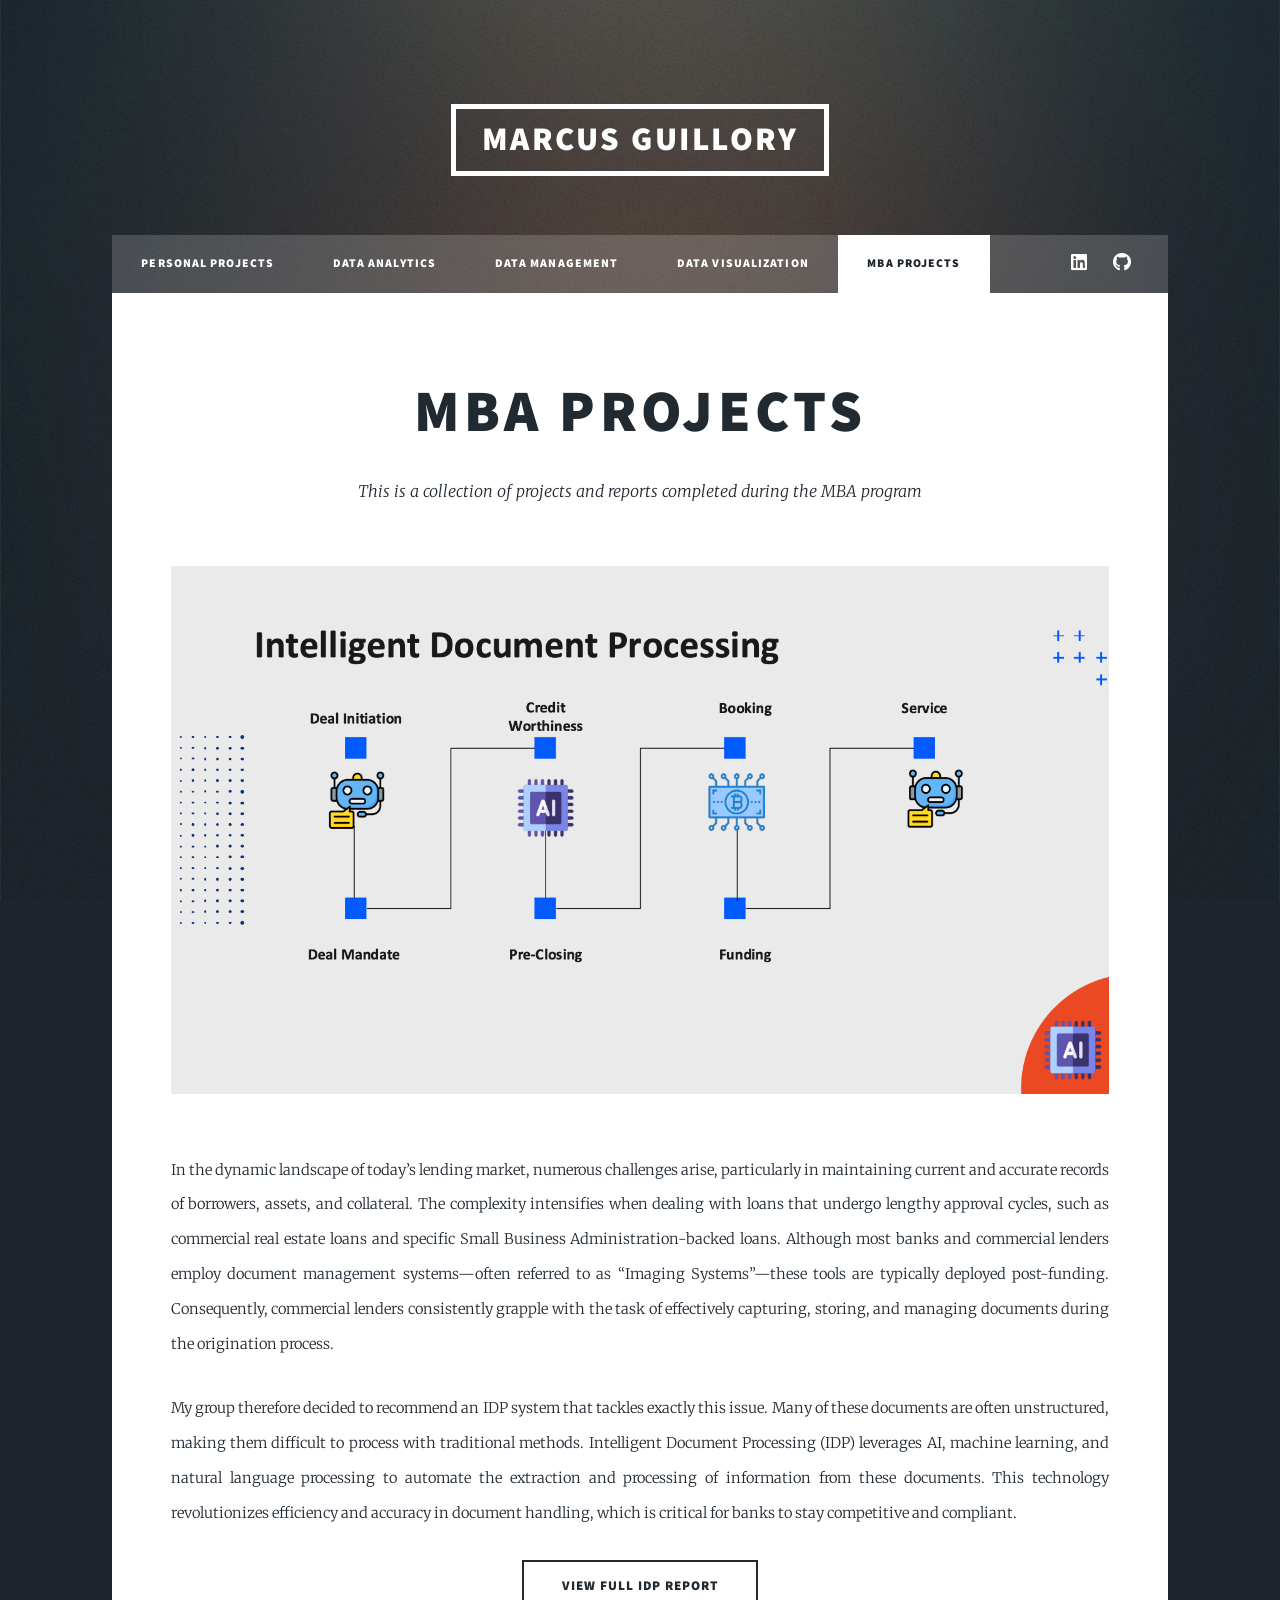
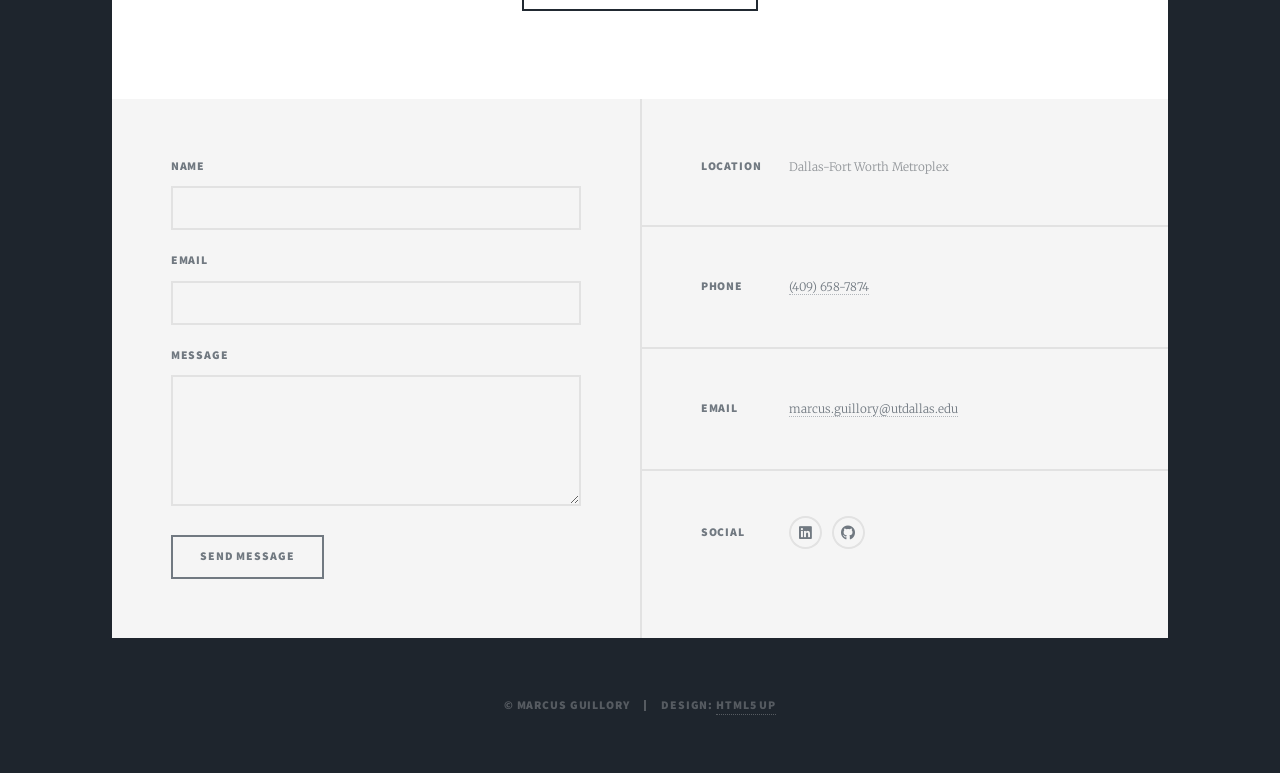
<file: generic.html>
<!DOCTYPE HTML>
<!--
	Massively by HTML5 UP
	html5up.net | @ajlkn
	Free for personal and commercial use under the CCA 3.0 license (html5up.net/license)
-->
<html>
	<head>
		<title>Generic Page - Massively by HTML5 UP</title>
		<meta charset="utf-8" />
		<meta name="viewport" content="width=device-width, initial-scale=1, user-scalable=no" />
		<link rel="stylesheet" href="assets/css/main.css" />
		<noscript><link rel="stylesheet" href="assets/css/noscript.css" /></noscript>
	</head>
	<body class="is-preload">

		<!-- Wrapper -->
			<div id="wrapper">

				<!-- Header -->
					<header id="header">
						<a href="index.html" class="logo">Marcus Guillory</a>
					</header>

				<!-- Nav -->
					<nav id="nav">
						<ul class="links">
							<li><a href="index.html">Personal Projects</a></li>
              				<li><a href="DataAnalytics.html">Data Analytics</a></li>
							<li><a href="DataManagement.html">Data Management</a></li>
							<li><a href="DataVisualization.html">Data Visualization</a></li>
							<li class="active"><a href="generic.html">MBA Projects</a></li>
							<!-- <li><a href="Resume.html">Resume</a></li> -->
						</ul>
						<ul class="icons">
							<li><a href="https://www.linkedin.com/in/marcusguillory/" class="icon brands fa-linkedin"><span class="label">LinkedIn</span></a></li>
							<li><a href="https://github.com/MarcusGuillory?tab=repositories" class="icon brands fa-github"><span class="label">GitHub</span></a></li>
						</ul>
					</nav>

				<!-- Main -->
					<div id="main">

						<!-- Post -->
							<section class="post">
								<header class="major">
									<h1>MBA Projects</h1>
									<p>This is a collection of projects and reports completed during the MBA program</p>
								</header>
								<div class="image main"><img src="images/IDP.png" alt="" /></div>
								<p>In the dynamic landscape of today’s lending market, numerous challenges arise, particularly in maintaining current and accurate records of borrowers, assets, and collateral. The complexity intensifies when dealing with loans that undergo lengthy approval cycles, such as commercial real estate loans and specific Small Business Administration-backed loans. Although most banks and commercial lenders employ document management systems—often referred to as “Imaging Systems”—these tools are typically deployed post-funding. Consequently, commercial lenders consistently grapple with the task of effectively capturing, storing, and managing documents during the origination process.</p>
								<p>My group therefore decided to recommend an IDP system that tackles exactly this issue. Many of these documents are often unstructured, making them difficult to process with traditional methods. Intelligent Document Processing (IDP) leverages AI, machine learning, and natural language processing to automate the extraction and processing of information from these documents. This technology revolutionizes efficiency and accuracy in document handling, which is critical for banks to stay competitive and compliant.</p>
								<ul class="actions special">
									<li><a href="https://github.com/MarcusGuillory/IntelligentDocProcessing" class="button large">View Full IDP Report</a></li>
								</ul>
							</section>

					</div>

				<!-- Footer -->
					<footer id="footer">
						<section>
							<form method="post" action="#">
								<div class="fields">
									<div class="field">
										<label for="name">Name</label>
										<input type="text" name="name" id="name" />
									</div>
									<div class="field">
										<label for="email">Email</label>
										<input type="text" name="email" id="email" />
									</div>
									<div class="field">
										<label for="message">Message</label>
										<textarea name="message" id="message" rows="3"></textarea>
									</div>
								</div>
								<ul class="actions">
									<li><input type="submit" value="Send Message" /></li>
								</ul>
							</form>
						</section>
						<section class="split contact">
							<section class="alt">
								<h3>Location</h3>
								<p>Dallas-Fort Worth Metroplex</p>
							</section>
							<section>
								<h3>Phone</h3>
								<p><a href="#">(409) 658-7874</a></p>
							</section>
							<section>
								<h3>Email</h3>
								<p><a href="#">marcus.guillory@utdallas.edu</a></p>
							</section>
							<section>
								<h3>Social</h3>
								<ul class="icons alt">
									<li><a href="https://www.linkedin.com/in/marcusguillory/" class="icon brands fa-linkedin"><span class="label">LinkedIn</span></a></li>
									<li><a href="https://github.com/MarcusGuillory?tab=repositories" class="icon brands fa-github"><span class="label">GitHub</span></a></li>
								</ul>
							</section>
						</section>
					</footer>

				<!-- Copyright -->
					<div id="copyright">
						<ul><li>&copy; Marcus Guillory</li><li>Design: <a href="https://html5up.net">HTML5 UP</a></li></ul>
					</div>

			</div>

		<!-- Scripts -->
			<script src="assets/js/jquery.min.js"></script>
			<script src="assets/js/jquery.scrollex.min.js"></script>
			<script src="assets/js/jquery.scrolly.min.js"></script>
			<script src="assets/js/browser.min.js"></script>
			<script src="assets/js/breakpoints.min.js"></script>
			<script src="assets/js/util.js"></script>
			<script src="assets/js/main.js"></script>

	</body>
</html>
</file>
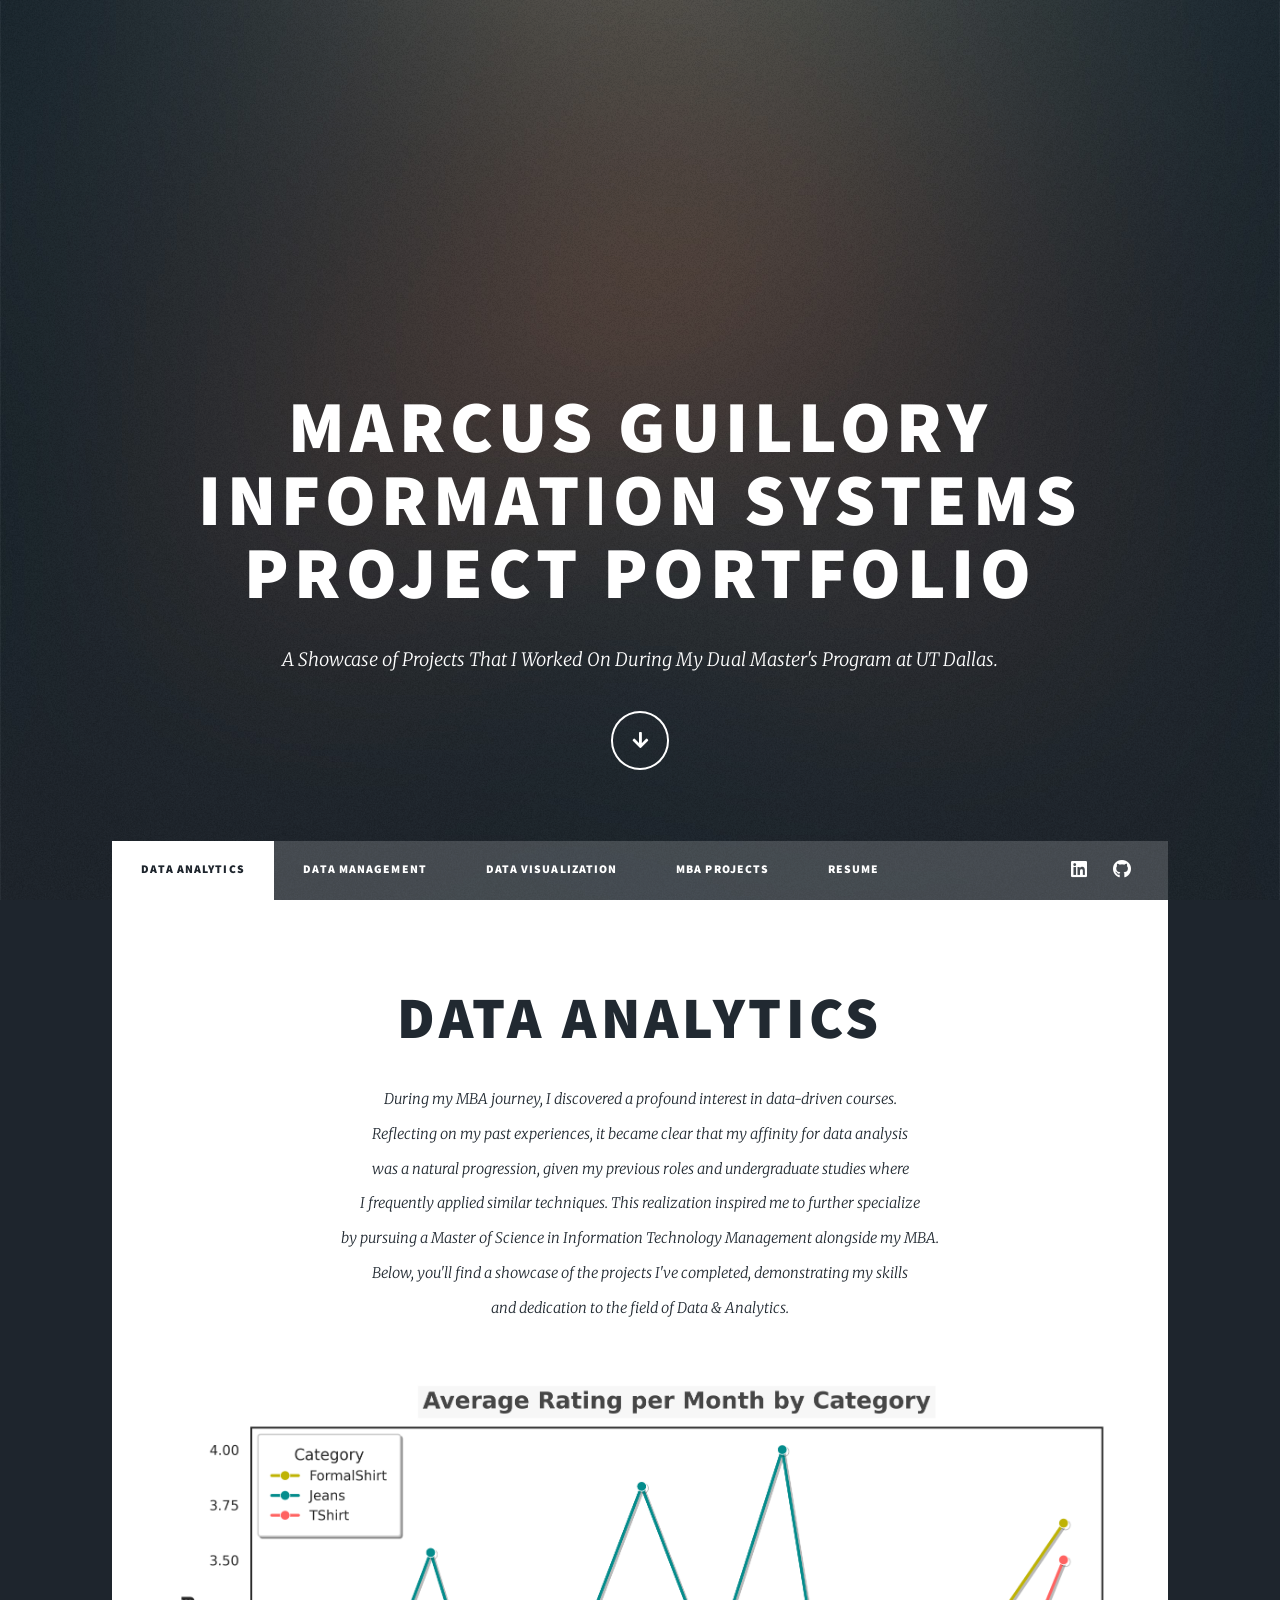
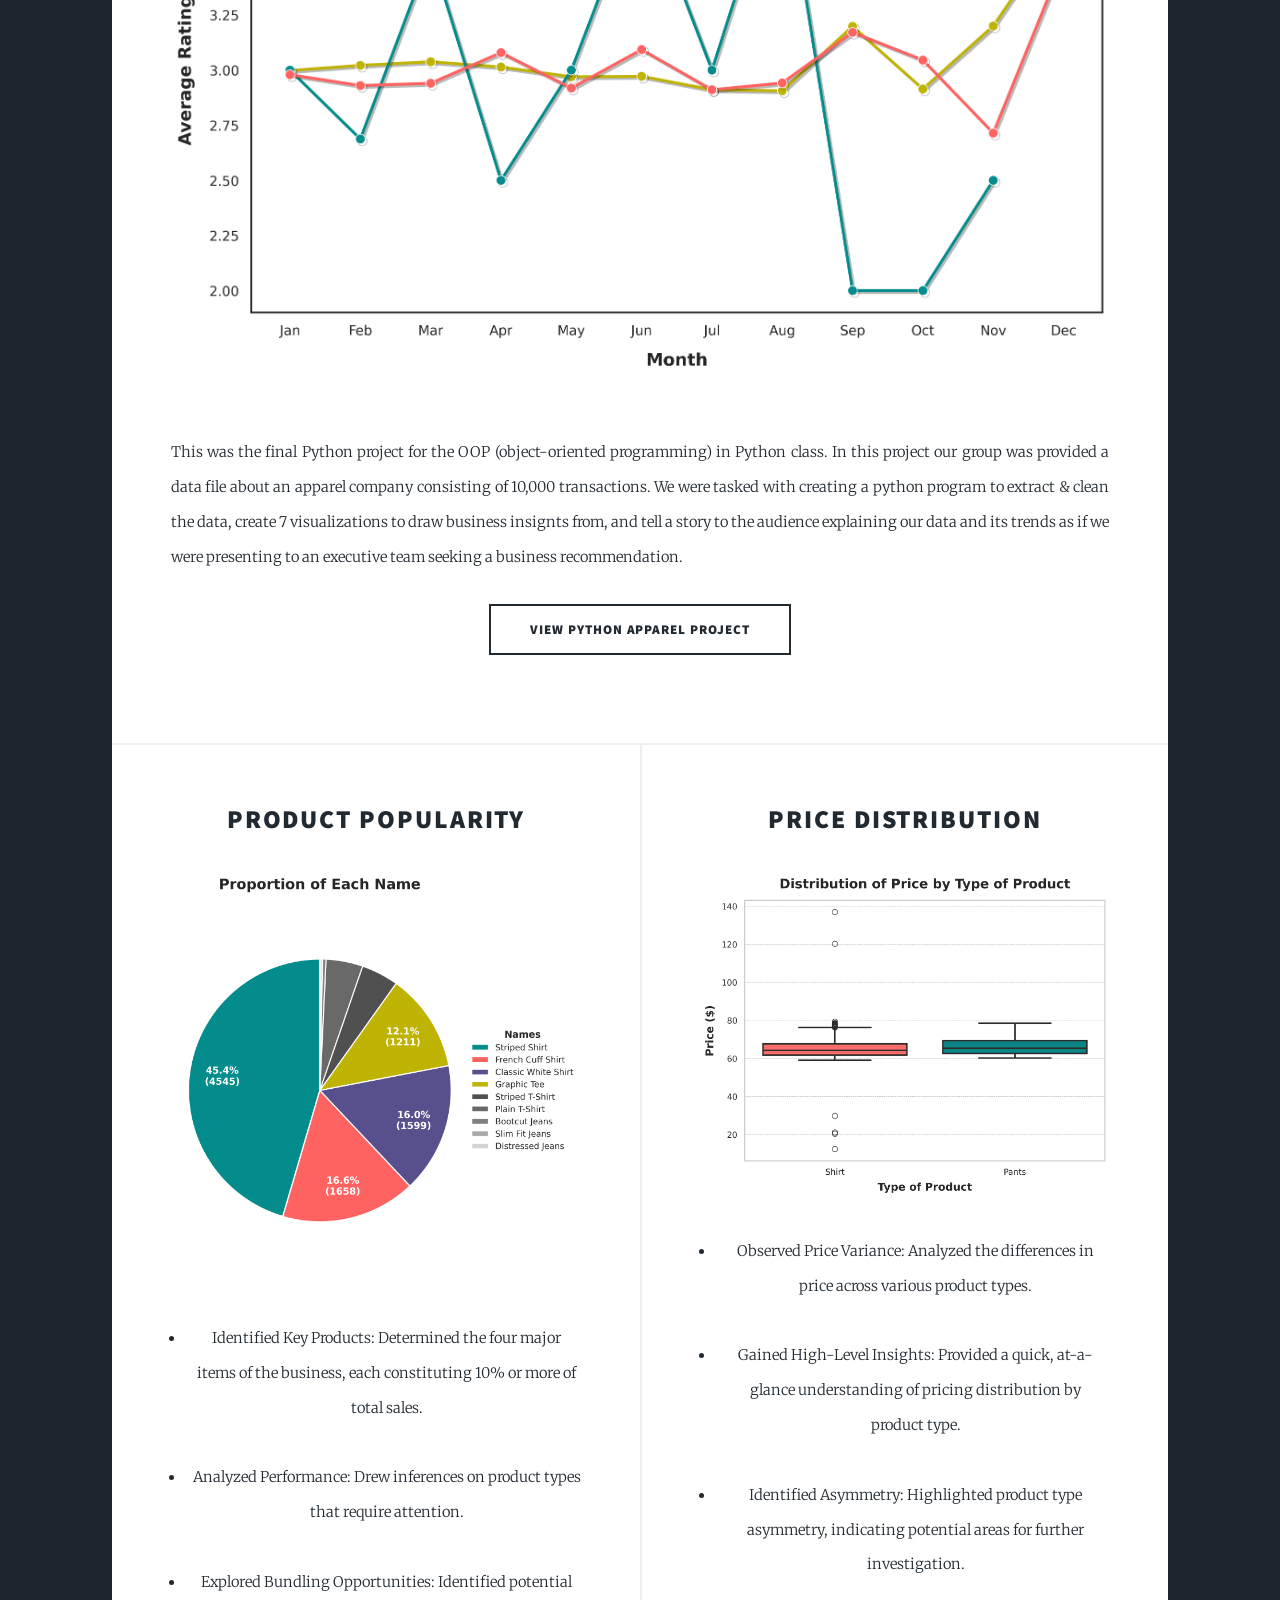
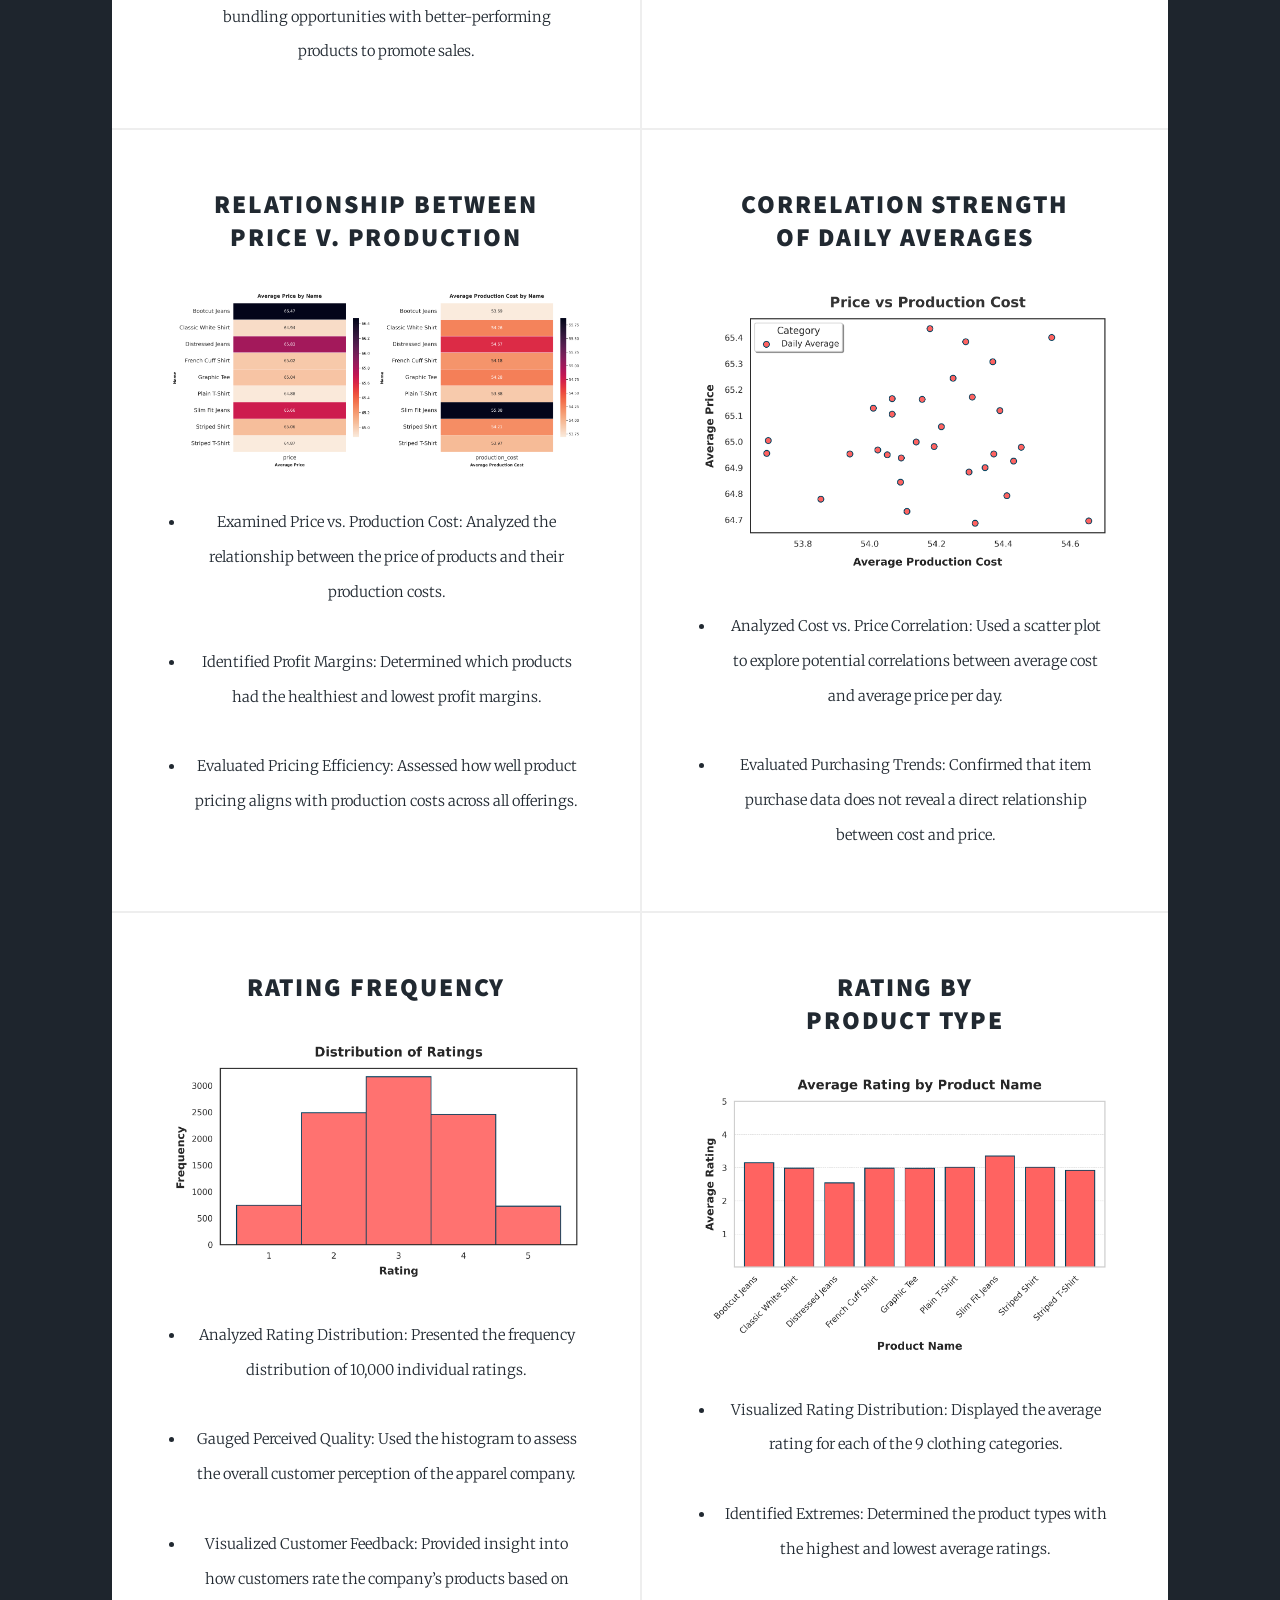
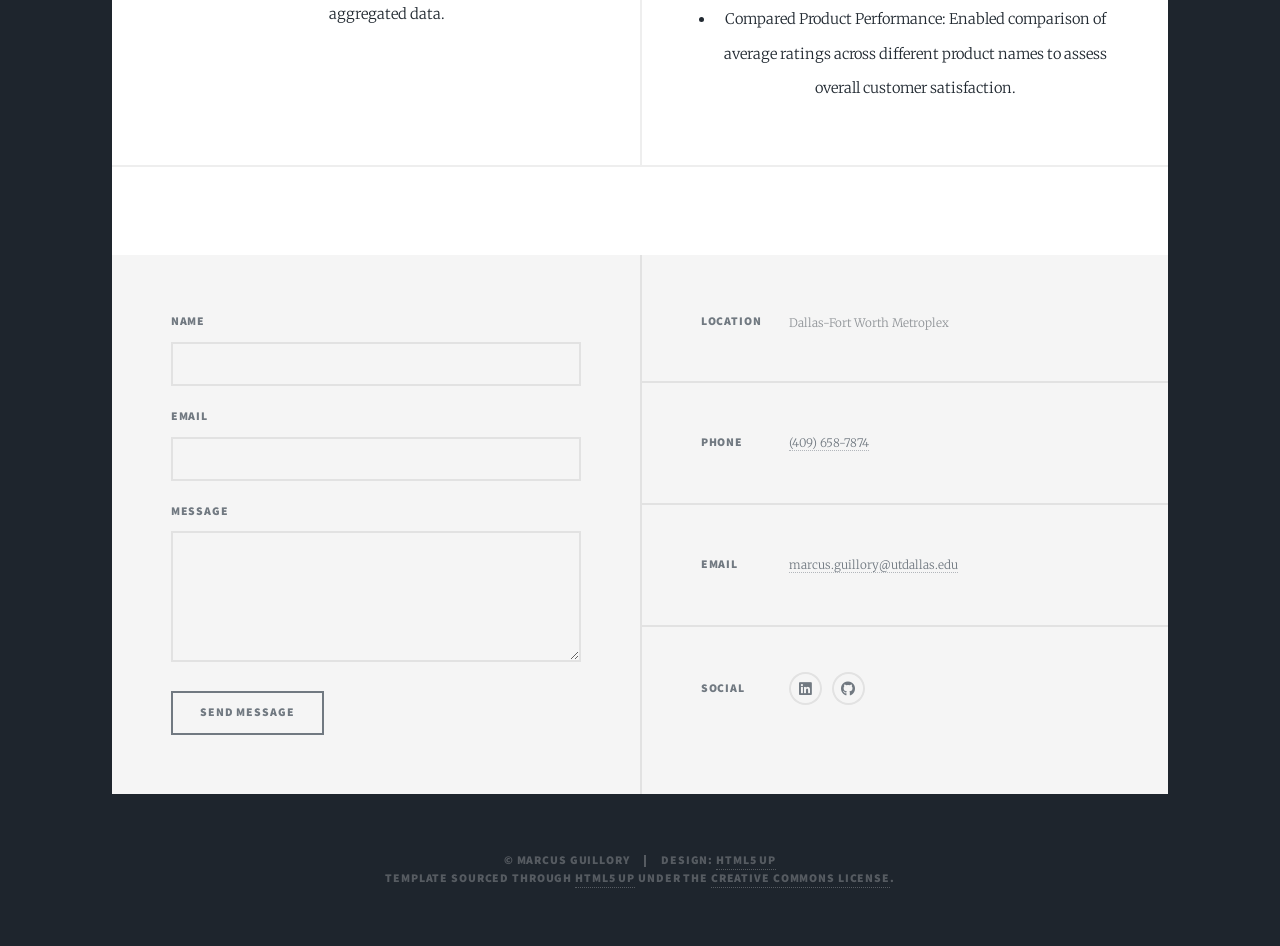
<file: home.html>
<!DOCTYPE HTML>
<!--
	Massively by HTML5 UP
	html5up.net | @ajlkn
	Free for personal and commercial use under the CCA 3.0 license (html5up.net/license)
-->
<html>
	<head>
		<title>Analytics Portfolio</title>
		<meta charset="utf-8" />
		<meta name="viewport" content="width=device-width, initial-scale=1, user-scalable=no" />
		<link rel="stylesheet" href="assets/css/main.css" />
		<noscript><link rel="stylesheet" href="assets/css/noscript.css" /></noscript>
	</head>
	<body class="is-preload">

		<!-- Wrapper -->
			<div id="wrapper" class="fade-in">

				<!-- Intro -->
					<div id="intro">
						<h1>Marcus Guillory<br />
						Information Systems<br />
						Project Portfolio</h1>
						<p>A Showcase of Projects That I Worked On During My Dual Master's Program at UT Dallas. <br/>
						<ul class="actions">
							<li><a href="#header" class="button icon solid solo fa-arrow-down scrolly">Continue</a></li>
						</ul>
					</div>

				<!-- Header -->
					<header id="header">
						<a href="home.html" class="logo">Marcus Guillory</a>
					</header>

				<!-- Nav -->
					<nav id="nav">
						<ul class="links">
							<li class="active"><a href="home.html">Data Analytics</a></li>
							<li><a href="DataManagement.html">Data Management</a></li>
							<li><a href="DataVisualization.html">Data Visualization</a></li>
							<li><a href="generic.html">MBA Projects</a></li>
							<li><a href="Resume.html">Resume</a></li>
						</ul>
						<ul class="icons">
							<li><a href="https://www.linkedin.com/in/marcusguillory/" class="icon brands fa-linkedin"><span class="label">LinkedIn</span></a></li>
							<li><a href="https://github.com/MarcusGuillory?tab=repositories" class="icon brands fa-github"><span class="label">GitHub</span></a></li>
						</ul>
					</nav>

				<!-- Main -->
					<div id="main">

						<!-- Featured Post -->
							<article class="post featured">
								<header class="major">
									<h2><a href="#">Data Analytics </a></h2>
									<p>During my MBA journey, I discovered a profound interest in data-driven courses. <br />
									Reflecting on my past experiences, it became clear that my affinity for data analysis <br />
									was a natural progression, given my previous roles and undergraduate studies where <br />
									I frequently applied similar techniques. This realization inspired me to further specialize <br />
									by pursuing a Master of Science in Information Technology Management alongside my MBA. <br />
									Below, you'll find a showcase of the projects I've completed, demonstrating my skills <br />
									and dedication to the field of Data & Analytics. </p>
								</header>
								<a href="https://github.com/MarcusGuillory/PythonApparelProject" class="image main"><img src="images/LinePlot.png" alt="" /></a>
								<p>This was the final Python project for the OOP (object-oriented programming) in Python class. In this project our group was provided a data file about an apparel company consisting of 10,000 transactions. We were tasked with creating a python program to extract & clean the data, create 7 visualizations to draw business insignts from, and tell a story to the audience explaining our data and its trends as if we were presenting to an executive team seeking a business recommendation. </p>
								<ul class="actions special">
									<li><a href="https://github.com/MarcusGuillory/PythonApparelProject" class="button large">View Python Apparel Project</a></li>
								</ul>
							</article>

						<!-- Posts -->
							<section class="posts">
								<article>
									<header>
										<h2><a href="#">Product Popularity</a></h2>
									</header>
									<a href="https://github.com/MarcusGuillory/PythonApparelProject" class="image fit"><img src="images/PieChart.png" alt="" /></a>
									<ul>
										<li>Identified Key Products: Determined the four major items of the business, each constituting 10% or more of total sales. </li>
										<br />
										<li>Analyzed Performance: Drew inferences on product types that require attention. </li>
										<br />
										<li>Explored Bundling Opportunities: Identified potential bundling opportunities with better-performing products to promote sales. </li>
									</ul>
									<!--
									<ul class="actions special">
										<li><a href="https://github.com/MarcusGuillory/PythonApparelProject" class="button">View Project</a></li>
									</ul>
									-->
								</article>
								<article>
									<header>
										<h2><a href="#">Price Distribution</a></h2>
									</header>
									<a href="https://github.com/MarcusGuillory/PythonApparelProject" class="image fit"><img src="images/BoxPlot.png" alt="" /></a>
									<ul>
										<li>Observed Price Variance: Analyzed the differences in price across various product types.</li>
										<br />
										<li>Gained High-Level Insights: Provided a quick, at-a-glance understanding of pricing distribution by product type.</li>
										<br />
										<li>Identified Asymmetry: Highlighted product type asymmetry, indicating potential areas for further investigation.</li>
									</ul>
									<!--
									<ul class="actions special">
										<li><a href="https://github.com/MarcusGuillory/PythonApparelProject" class="button">View Project</a></li>
									</ul>
									-->
								</article>
								<article>
									<header>
										<h2><a href="#">Relationship Between<br />
										Price v. Production</a></h2>
									</header>
									<a href="https://github.com/MarcusGuillory/PythonApparelProject" class="image fit"><img src="images/Heatmap.png" alt="" /></a>
									<ul>
										<li>Examined Price vs. Production Cost: Analyzed the relationship between the price of products and their production costs.</li>
										<br />
										<li>Identified Profit Margins: Determined which products had the healthiest and lowest profit margins.</li>
										<br />
										<li>Evaluated Pricing Efficiency: Assessed how well product pricing aligns with production costs across all offerings.</li>
									</ul>
									<!--
									<ul class="actions special">
										<li><a href="https://github.com/MarcusGuillory/PythonApparelProject" class="button">View Project</a></li>
									</ul>
									-->
								</article>
								<article>
									<header>
										<h2><a href="#">Correlation Strength<br />
										of Daily Averages</a></h2>
									</header>
									<a href="https://github.com/MarcusGuillory/PythonApparelProject" class="image fit"><img src="images/ScatterPlot.png" alt="" /></a>
									<ul>
										<li>Analyzed Cost vs. Price Correlation: Used a scatter plot to explore potential correlations between average cost and average price per day.</li>
										<br />
										<li>Evaluated Purchasing Trends: Confirmed that item purchase data does not reveal a direct relationship between cost and price.</li>
									</ul>
									<!--
									<ul class="actions special">
										<li><a href="https://github.com/MarcusGuillory/PythonApparelProject" class="button">View Project</a></li>
									</ul>
									-->
								</article>
								<article>
									<header>
										<h2><a href="#">Rating Frequency</a></h2>
									</header>
									<a href="https://github.com/MarcusGuillory/PythonApparelProject" class="image fit"><img src="images/Histogram.png" alt="" /></a>
									<ul>
										<li>Analyzed Rating Distribution: Presented the frequency distribution of 10,000 individual ratings.</li>
										<br />
										<li>Gauged Perceived Quality: Used the histogram to assess the overall customer perception of the apparel company.</li>
										<br />
										<li>Visualized Customer Feedback: Provided insight into how customers rate the company’s products based on aggregated data.</li>
									</ul>
									<!--
									<ul class="actions special">
										<li><a href="https://github.com/MarcusGuillory/PythonApparelProject" class="button">View Project</a></li>
									</ul>
									-->
								</article>
								<article>
									<header>
										<h2><a href="#">Rating by<br />
										Product Type</a></h2>
									</header>
									<a href="https://github.com/MarcusGuillory/PythonApparelProject" class="image fit"><img src="images/BarChart.png" alt="" /></a>
									<ul>
										<li>Visualized Rating Distribution: Displayed the average rating for each of the 9 clothing categories.</li>
										<br />
										<li>Identified Extremes: Determined the product types with the highest and lowest average ratings.</li>
										<br />
										<li>Compared Product Performance: Enabled comparison of average ratings across different product names to assess overall customer satisfaction.</li>
									</ul>
									<!--
									<ul class="actions special">
										<li><a href="https://github.com/MarcusGuillory/PythonApparelProject" class="button">View Project</a></li>
									</ul>
									-->
								</article>
							</section>

						<!-- Footer -->
							<footer></footer>

					</div>

				<!-- Footer -->
					<footer id="footer">
						<section>
							<form method="post" action="#">
								<div class="fields">
									<div class="field">
										<label for="name">Name</label>
										<input type="text" name="name" id="name" />
									</div>
									<div class="field">
										<label for="email">Email</label>
										<input type="text" name="email" id="email" />
									</div>
									<div class="field">
										<label for="message">Message</label>
										<textarea name="message" id="message" rows="3"></textarea>
									</div>
								</div>
								<ul class="actions">
									<li><input type="submit" value="Send Message" /></li>
								</ul>
							</form>
						</section>
						<section class="split contact">
							<section class="alt">
								<h3>Location</h3>
								<p>Dallas-Fort Worth Metroplex</p>
							</section>
							<section>
								<h3>Phone</h3>
								<p><a href="#">(409) 658-7874</a></p>
							</section>
							<section>
								<h3>Email</h3>
								<p><a href="#">marcus.guillory@utdallas.edu</a></p>
							</section>
							<section>
								<h3>Social</h3>
								<ul class="icons alt">
									<li><a href="https://www.linkedin.com/in/marcusguillory/" class="icon brands fa-linkedin"><span class="label">LinkedIn</span></a></li>
									<li><a href="https://github.com/MarcusGuillory?tab=repositories" class="icon brands fa-github"><span class="label">GitHub</span></a></li>
								</ul>
							</section>
						</section>
					</footer>

				<!-- Copyright -->
					<div id="copyright">
						<ul><li>&copy; Marcus Guillory</li><li>Design: <a href="https://html5up.net">HTML5 UP</a></li></ul>
						Template Sourced through <a href="https://html5up.net">HTML5 UP</a> under the <a href="https://html5up.net/license">Creative Commons license</a>.</p>

					</div>

			</div>

		<!-- Scripts -->
			<script src="assets/js/jquery.min.js"></script>
			<script src="assets/js/jquery.scrollex.min.js"></script>
			<script src="assets/js/jquery.scrolly.min.js"></script>
			<script src="assets/js/browser.min.js"></script>
			<script src="assets/js/breakpoints.min.js"></script>
			<script src="assets/js/util.js"></script>
			<script src="assets/js/main.js"></script>

	</body>
</html>
</file>
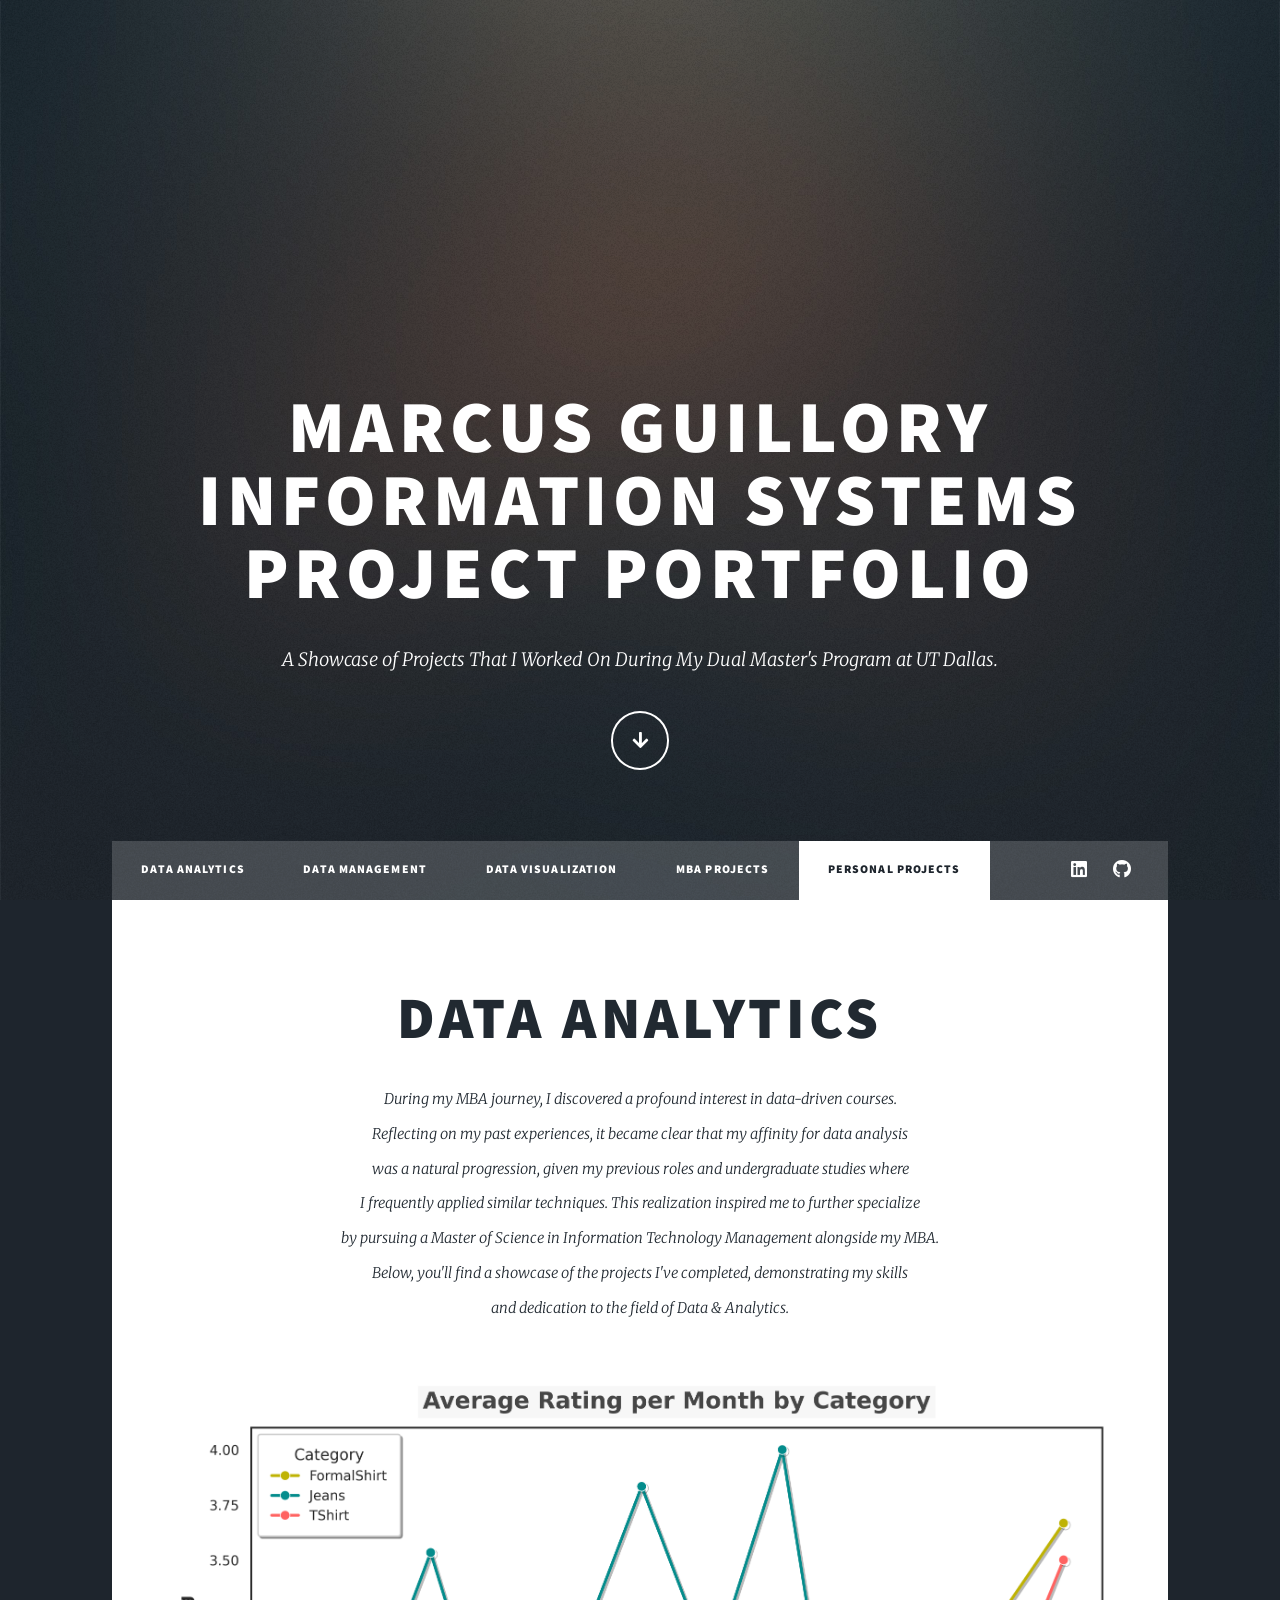
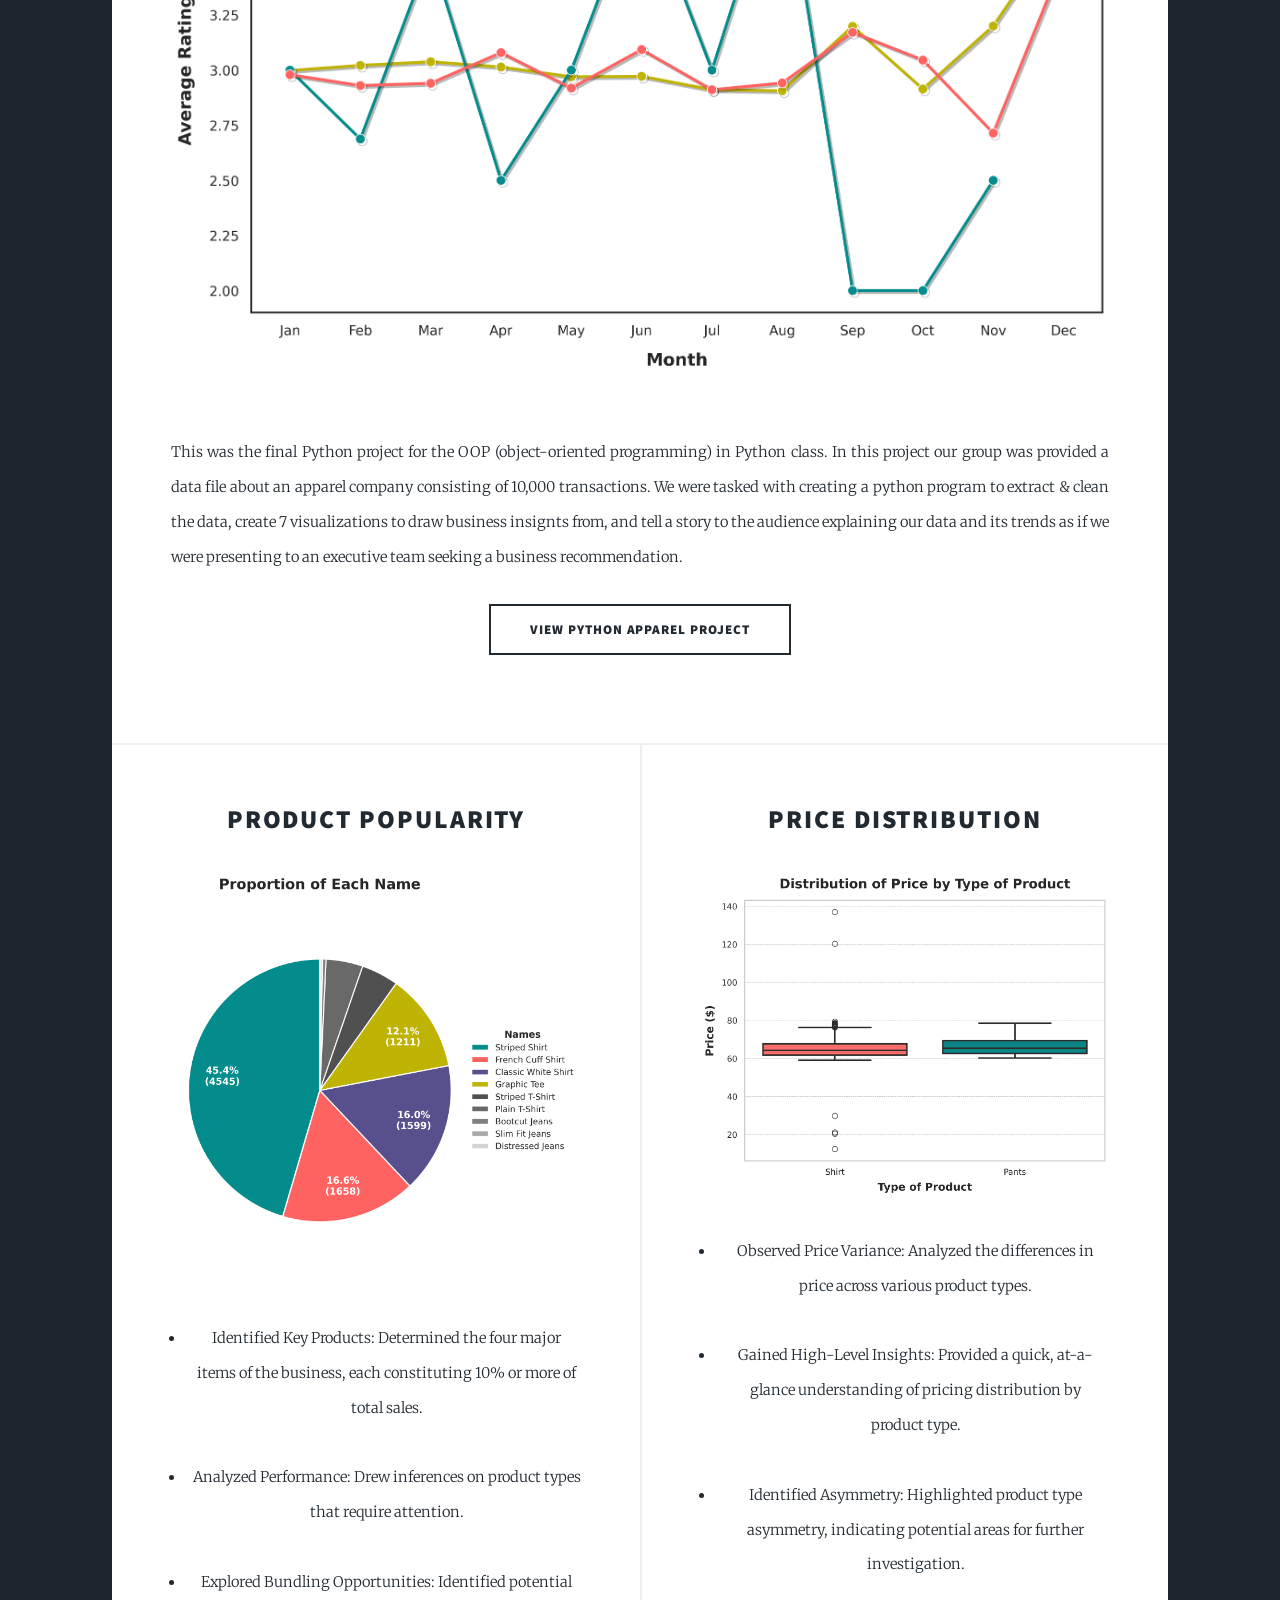
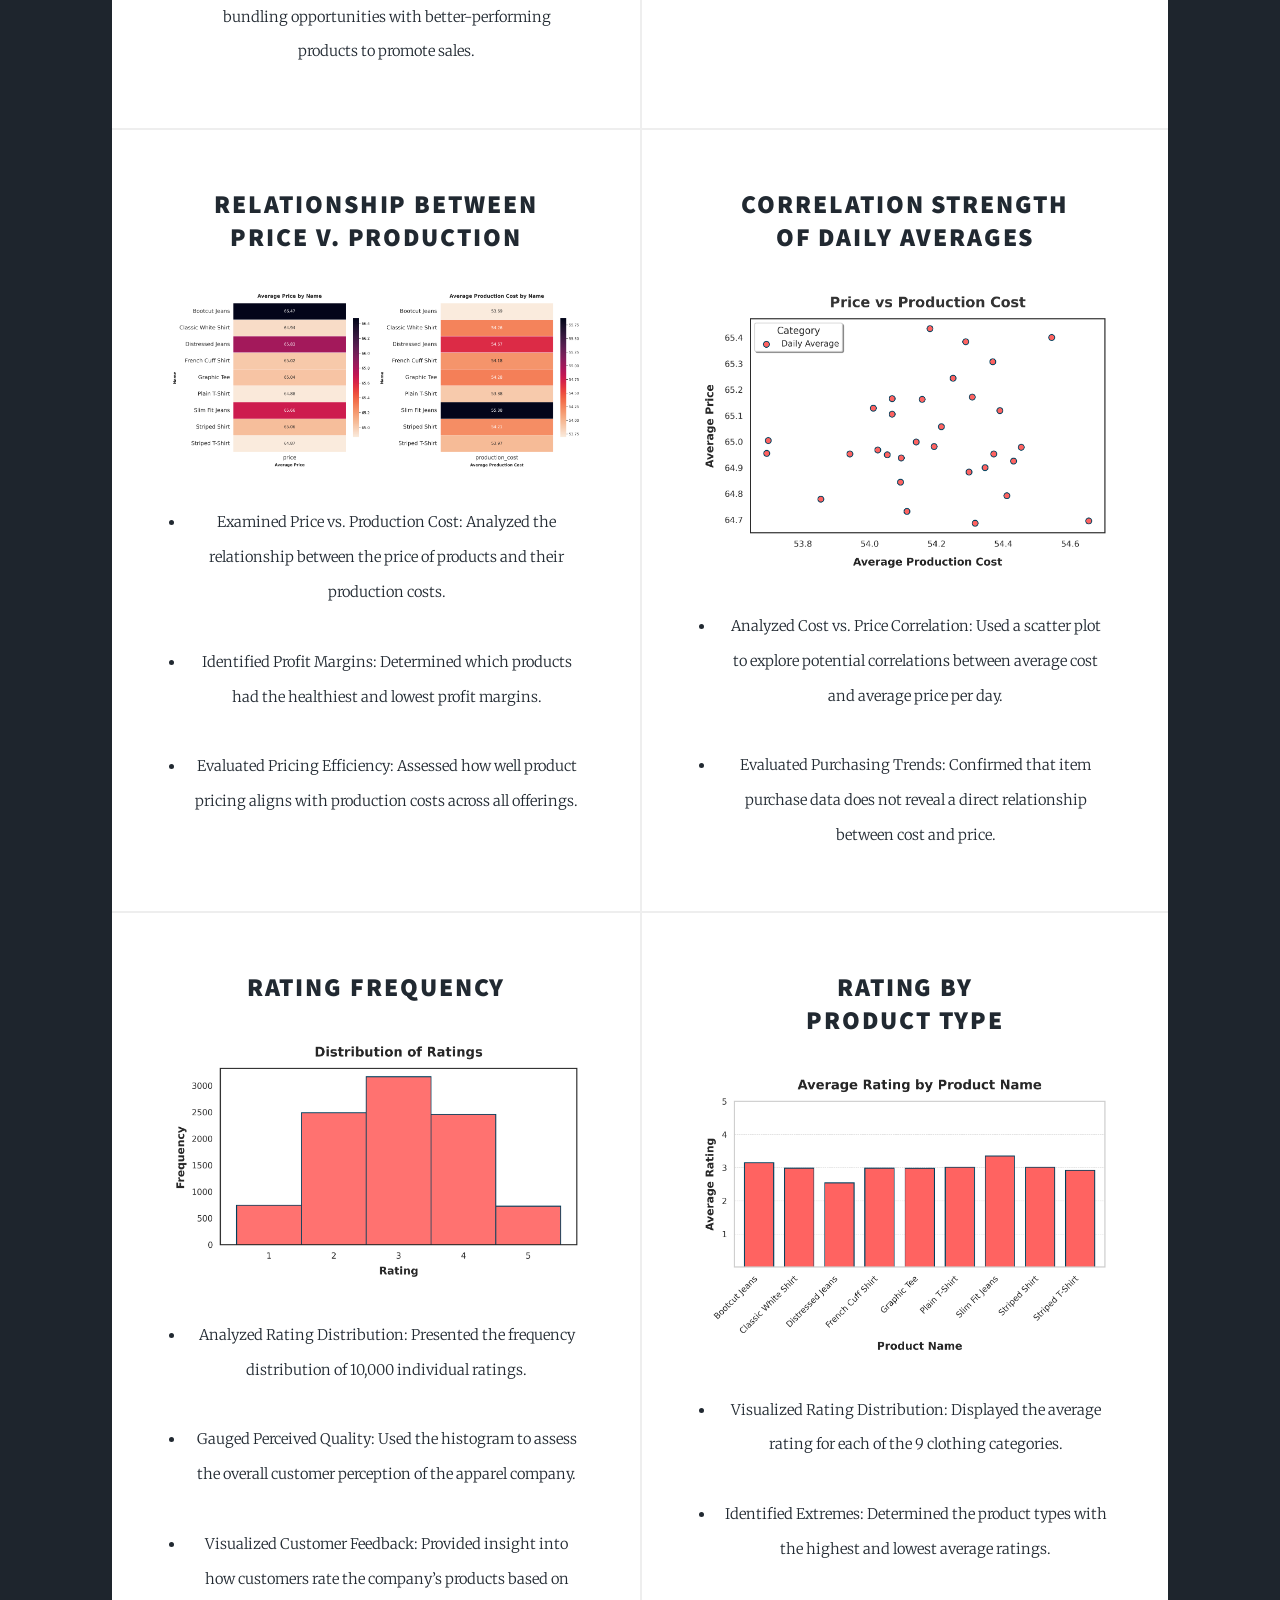
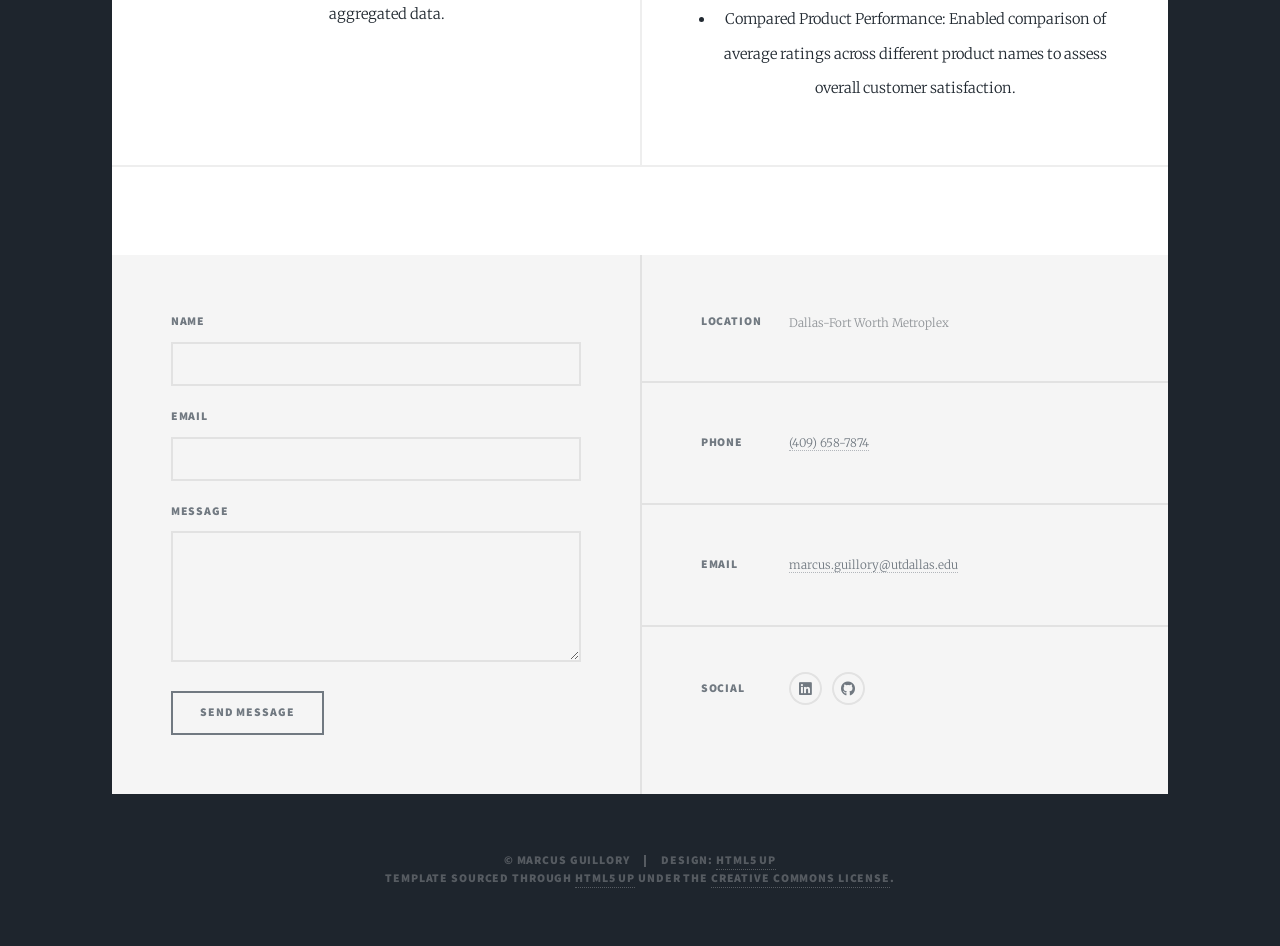
<file: PersonalProjects.html>
<!DOCTYPE HTML>
<!--
	Massively by HTML5 UP
	html5up.net | @ajlkn
	Free for personal and commercial use under the CCA 3.0 license (html5up.net/license)
-->
<html>
	<head>
		<title>Analytics Portfolio</title>
		<meta charset="utf-8" />
		<meta name="viewport" content="width=device-width, initial-scale=1, user-scalable=no" />
		<link rel="stylesheet" href="assets/css/main.css" />
		<noscript><link rel="stylesheet" href="assets/css/noscript.css" /></noscript>
	</head>
	<body class="is-preload">

		<!-- Wrapper -->
			<div id="wrapper" class="fade-in">

				<!-- Intro -->
					<div id="intro">
						<h1>Marcus Guillory<br />
						Information Systems<br />
						Project Portfolio</h1>
						<p>A Showcase of Projects That I Worked On During My Dual Master's Program at UT Dallas. <br/>
						<ul class="actions">
							<li><a href="#header" class="button icon solid solo fa-arrow-down scrolly">Continue</a></li>
						</ul>
					</div>

				<!-- Header -->
					<header id="header">
						<a href="index.html" class="logo">Marcus Guillory</a>
					</header>

				<!-- Nav -->
					<nav id="nav">
						<ul class="links">
							<li><a href="index.html">Data Analytics</a></li>
							<li><a href="DataManagement.html">Data Management</a></li>
							<li><a href="DataVisualization.html">Data Visualization</a></li>
							<li><a href="generic.html">MBA Projects</a></li>
              				<li class="active"><a href="PersonalProjects.html">Personal Projects</a></li>
							<!-- <li><a href="Resume.html">Resume</a></li> -->
						</ul>
						<ul class="icons">
							<li><a href="https://www.linkedin.com/in/marcusguillory/" class="icon brands fa-linkedin"><span class="label">LinkedIn</span></a></li>
							<li><a href="https://github.com/MarcusGuillory?tab=repositories" class="icon brands fa-github"><span class="label">GitHub</span></a></li>
						</ul>
					</nav>

				<!-- Main -->
					<div id="main">

						<!-- Featured Post -->
							<article class="post featured">
								<header class="major">
									<h2><a href="#">Data Analytics </a></h2>
									<p>During my MBA journey, I discovered a profound interest in data-driven courses. <br />
									Reflecting on my past experiences, it became clear that my affinity for data analysis <br />
									was a natural progression, given my previous roles and undergraduate studies where <br />
									I frequently applied similar techniques. This realization inspired me to further specialize <br />
									by pursuing a Master of Science in Information Technology Management alongside my MBA. <br />
									Below, you'll find a showcase of the projects I've completed, demonstrating my skills <br />
									and dedication to the field of Data & Analytics. </p>
								</header>
								<a href="https://github.com/MarcusGuillory/PythonApparelProject" class="image main"><img src="images/LinePlot.png" alt="" /></a>
								<p>This was the final Python project for the OOP (object-oriented programming) in Python class. In this project our group was provided a data file about an apparel company consisting of 10,000 transactions. We were tasked with creating a python program to extract & clean the data, create 7 visualizations to draw business insignts from, and tell a story to the audience explaining our data and its trends as if we were presenting to an executive team seeking a business recommendation. </p>
								<ul class="actions special">
									<li><a href="https://github.com/MarcusGuillory/PythonApparelProject" class="button large">View Python Apparel Project</a></li>
								</ul>
							</article>

						<!-- Posts -->
							<section class="posts">
								<article>
									<header>
										<h2><a href="#">Product Popularity</a></h2>
									</header>
									<a href="https://github.com/MarcusGuillory/PythonApparelProject" class="image fit"><img src="images/PieChart.png" alt="" /></a>
									<ul>
										<li>Identified Key Products: Determined the four major items of the business, each constituting 10% or more of total sales. </li>
										<br />
										<li>Analyzed Performance: Drew inferences on product types that require attention. </li>
										<br />
										<li>Explored Bundling Opportunities: Identified potential bundling opportunities with better-performing products to promote sales. </li>
									</ul>
									<!--
									<ul class="actions special">
										<li><a href="https://github.com/MarcusGuillory/PythonApparelProject" class="button">View Project</a></li>
									</ul>
									-->
								</article>
								<article>
									<header>
										<h2><a href="#">Price Distribution</a></h2>
									</header>
									<a href="https://github.com/MarcusGuillory/PythonApparelProject" class="image fit"><img src="images/BoxPlot.png" alt="" /></a>
									<ul>
										<li>Observed Price Variance: Analyzed the differences in price across various product types.</li>
										<br />
										<li>Gained High-Level Insights: Provided a quick, at-a-glance understanding of pricing distribution by product type.</li>
										<br />
										<li>Identified Asymmetry: Highlighted product type asymmetry, indicating potential areas for further investigation.</li>
									</ul>
									<!--
									<ul class="actions special">
										<li><a href="https://github.com/MarcusGuillory/PythonApparelProject" class="button">View Project</a></li>
									</ul>
									-->
								</article>
								<article>
									<header>
										<h2><a href="#">Relationship Between<br />
										Price v. Production</a></h2>
									</header>
									<a href="https://github.com/MarcusGuillory/PythonApparelProject" class="image fit"><img src="images/Heatmap.png" alt="" /></a>
									<ul>
										<li>Examined Price vs. Production Cost: Analyzed the relationship between the price of products and their production costs.</li>
										<br />
										<li>Identified Profit Margins: Determined which products had the healthiest and lowest profit margins.</li>
										<br />
										<li>Evaluated Pricing Efficiency: Assessed how well product pricing aligns with production costs across all offerings.</li>
									</ul>
									<!--
									<ul class="actions special">
										<li><a href="https://github.com/MarcusGuillory/PythonApparelProject" class="button">View Project</a></li>
									</ul>
									-->
								</article>
								<article>
									<header>
										<h2><a href="#">Correlation Strength<br />
										of Daily Averages</a></h2>
									</header>
									<a href="https://github.com/MarcusGuillory/PythonApparelProject" class="image fit"><img src="images/ScatterPlot.png" alt="" /></a>
									<ul>
										<li>Analyzed Cost vs. Price Correlation: Used a scatter plot to explore potential correlations between average cost and average price per day.</li>
										<br />
										<li>Evaluated Purchasing Trends: Confirmed that item purchase data does not reveal a direct relationship between cost and price.</li>
									</ul>
									<!--
									<ul class="actions special">
										<li><a href="https://github.com/MarcusGuillory/PythonApparelProject" class="button">View Project</a></li>
									</ul>
									-->
								</article>
								<article>
									<header>
										<h2><a href="#">Rating Frequency</a></h2>
									</header>
									<a href="https://github.com/MarcusGuillory/PythonApparelProject" class="image fit"><img src="images/Histogram.png" alt="" /></a>
									<ul>
										<li>Analyzed Rating Distribution: Presented the frequency distribution of 10,000 individual ratings.</li>
										<br />
										<li>Gauged Perceived Quality: Used the histogram to assess the overall customer perception of the apparel company.</li>
										<br />
										<li>Visualized Customer Feedback: Provided insight into how customers rate the company’s products based on aggregated data.</li>
									</ul>
									<!--
									<ul class="actions special">
										<li><a href="https://github.com/MarcusGuillory/PythonApparelProject" class="button">View Project</a></li>
									</ul>
									-->
								</article>
								<article>
									<header>
										<h2><a href="#">Rating by<br />
										Product Type</a></h2>
									</header>
									<a href="https://github.com/MarcusGuillory/PythonApparelProject" class="image fit"><img src="images/BarChart.png" alt="" /></a>
									<ul>
										<li>Visualized Rating Distribution: Displayed the average rating for each of the 9 clothing categories.</li>
										<br />
										<li>Identified Extremes: Determined the product types with the highest and lowest average ratings.</li>
										<br />
										<li>Compared Product Performance: Enabled comparison of average ratings across different product names to assess overall customer satisfaction.</li>
									</ul>
									<!--
									<ul class="actions special">
										<li><a href="https://github.com/MarcusGuillory/PythonApparelProject" class="button">View Project</a></li>
									</ul>
									-->
								</article>
							</section>

						<!-- Footer -->
							<footer></footer>

					</div>

				<!-- Footer -->
					<footer id="footer">
						<section>
							<form method="post" action="#">
								<div class="fields">
									<div class="field">
										<label for="name">Name</label>
										<input type="text" name="name" id="name" />
									</div>
									<div class="field">
										<label for="email">Email</label>
										<input type="text" name="email" id="email" />
									</div>
									<div class="field">
										<label for="message">Message</label>
										<textarea name="message" id="message" rows="3"></textarea>
									</div>
								</div>
								<ul class="actions">
									<li><input type="submit" value="Send Message" /></li>
								</ul>
							</form>
						</section>
						<section class="split contact">
							<section class="alt">
								<h3>Location</h3>
								<p>Dallas-Fort Worth Metroplex</p>
							</section>
							<section>
								<h3>Phone</h3>
								<p><a href="#">(409) 658-7874</a></p>
							</section>
							<section>
								<h3>Email</h3>
								<p><a href="#">marcus.guillory@utdallas.edu</a></p>
							</section>
							<section>
								<h3>Social</h3>
								<ul class="icons alt">
									<li><a href="https://www.linkedin.com/in/marcusguillory/" class="icon brands fa-linkedin"><span class="label">LinkedIn</span></a></li>
									<li><a href="https://github.com/MarcusGuillory?tab=repositories" class="icon brands fa-github"><span class="label">GitHub</span></a></li>
								</ul>
							</section>
						</section>
					</footer>

				<!-- Copyright -->
					<div id="copyright">
						<ul><li>&copy; Marcus Guillory</li><li>Design: <a href="https://html5up.net">HTML5 UP</a></li></ul>
						Template Sourced through <a href="https://html5up.net">HTML5 UP</a> under the <a href="https://html5up.net/license">Creative Commons license</a>.</p>

					</div>

			</div>

		<!-- Scripts -->
			<script src="assets/js/jquery.min.js"></script>
			<script src="assets/js/jquery.scrollex.min.js"></script>
			<script src="assets/js/jquery.scrolly.min.js"></script>
			<script src="assets/js/browser.min.js"></script>
			<script src="assets/js/breakpoints.min.js"></script>
			<script src="assets/js/util.js"></script>
			<script src="assets/js/main.js"></script>

	</body>
</html>
</file>
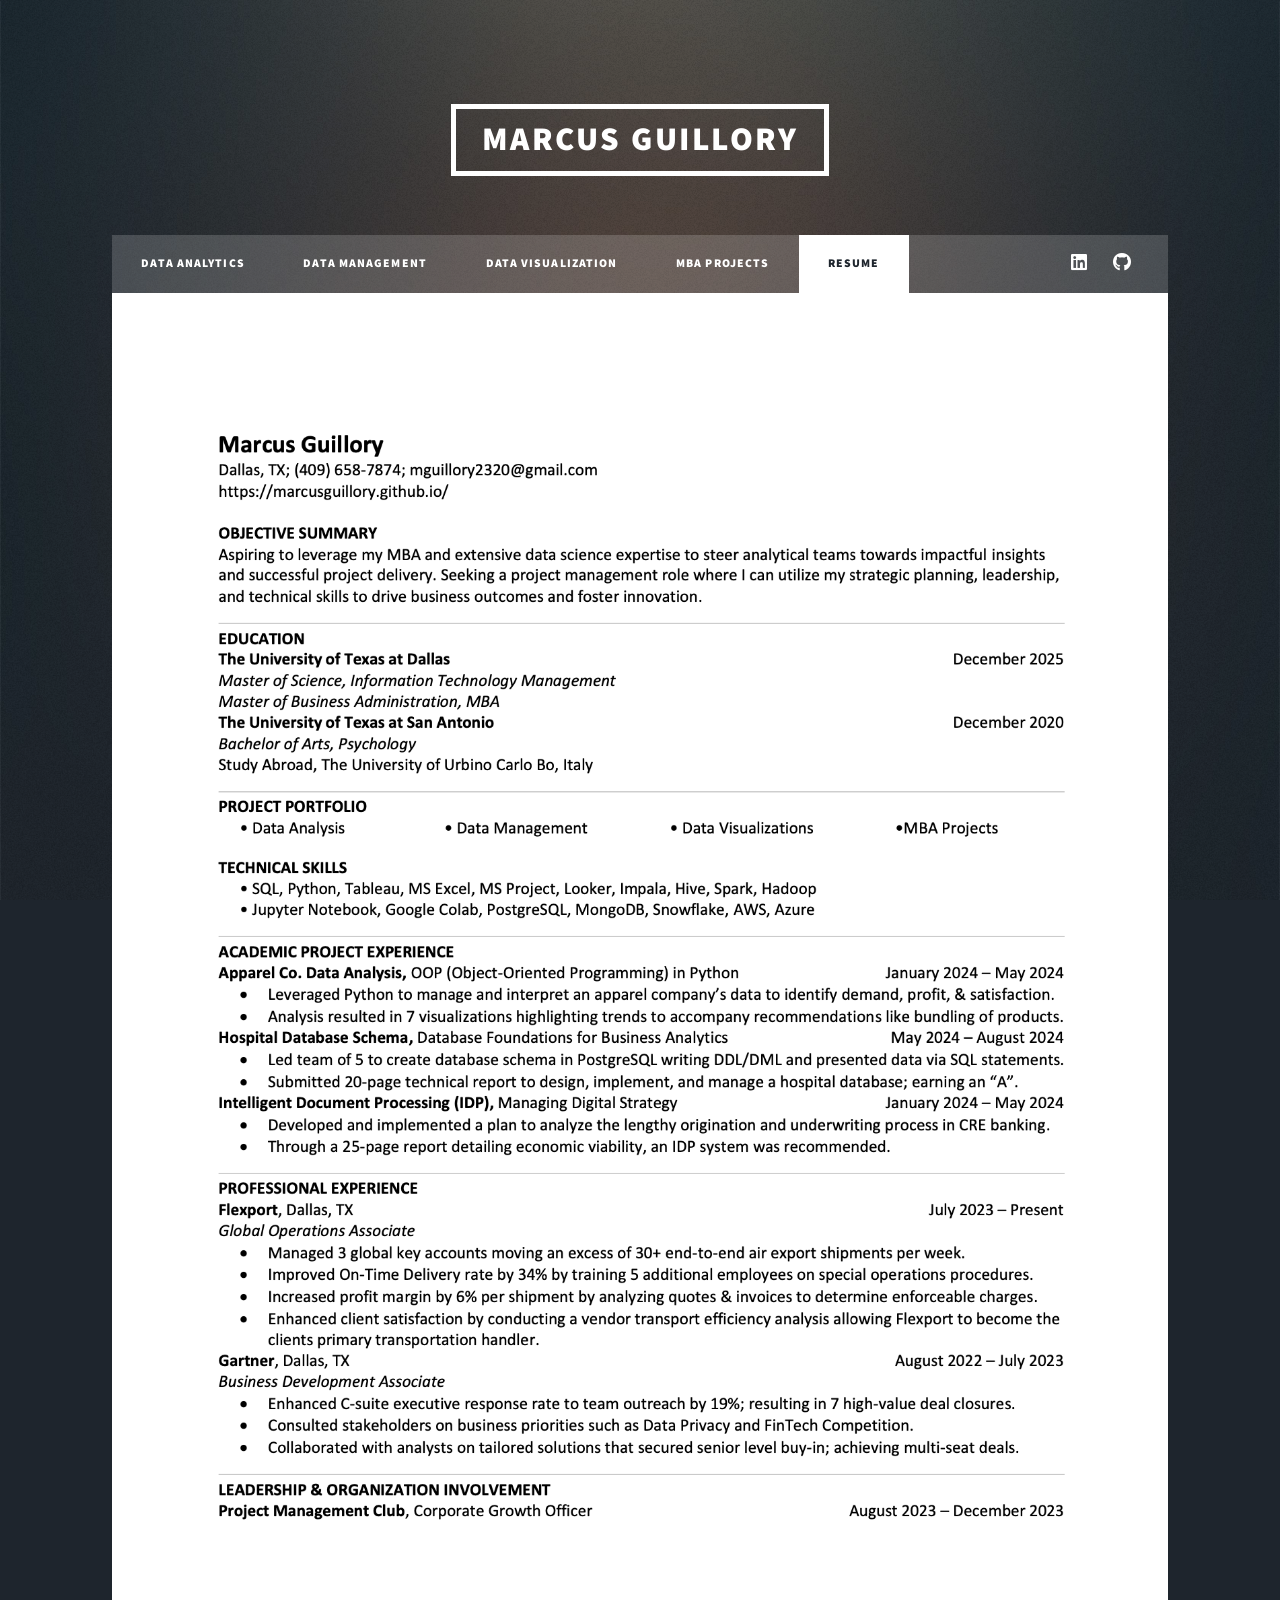
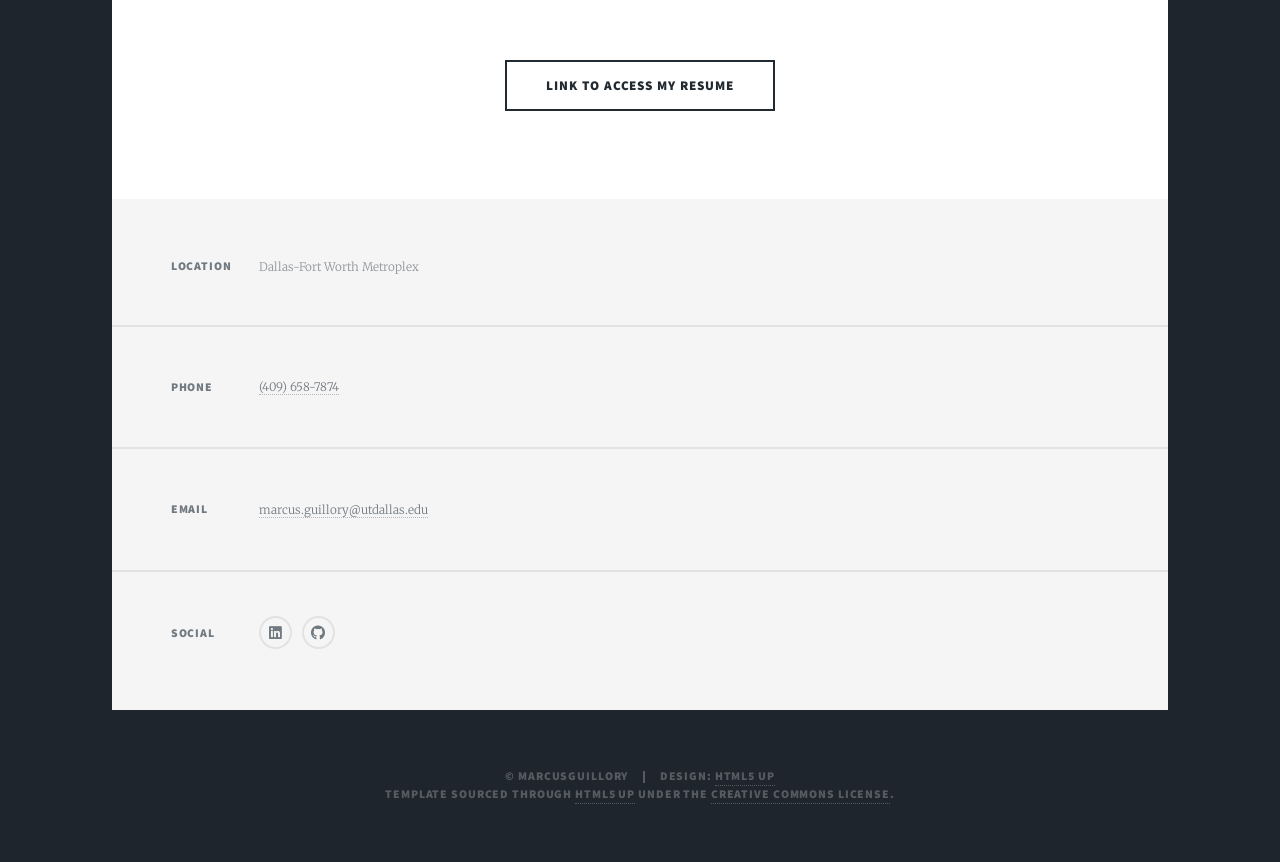
<file: Resume.html>
<!DOCTYPE HTML>
<!--
	Massively by HTML5 UP
	html5up.net | @ajlkn
	Free for personal and commercial use under the CCA 3.0 license (html5up.net/license)
-->
<html>
	<head>
		<title>Marcus Guillory - Resume</title>
		<meta charset="utf-8" />
		<meta name="viewport" content="width=device-width, initial-scale=1, user-scalable=no" />
		<link rel="stylesheet" href="assets/css/main.css" />
		<noscript><link rel="stylesheet" href="assets/css/noscript.css" /></noscript>
	</head>
	<body class="is-preload">

		<!-- Wrapper -->
			<div id="wrapper">

				<!-- Header -->
                <header id="header">
                    <a href="index.html" class="logo">Marcus Guillory</a>
                </header>

            <!-- Nav -->
					<nav id="nav">
						<ul class="links">
							<li><a href="index.html">Data Analytics</a></li>
							<li><a href="DataManagement.html">Data Management</a></li>
							<li><a href="DataVisualization.html">Data Visualization</a></li>
							<li><a href="generic.html">MBA Projects</a></li>
							<li class="active"><a href="Resume.html">Resume</a></li>
            					</ul>
                   
                        <ul class="icons">
                            <li><a href="https://www.linkedin.com/MarcusGuillory/" class="icon brands fa-linkedin"><span class="label">LinkedIn</span></a></li>
                            <li><a href="https://github.com/MarcusGuillory?tab=repositories" class="icon brands fa-github"><span class="label">GitHub</span></a></li>
                        </ul>
					</nav>

				<!-- Main -->
					<div id="main">
                        
                        <!-- Featured Post -->
							<article class="post featured">
								<!--<header class="major">
									<h1>My Resume</h1>
									<p><br />
                                    
								</header>-->
								
								<a href="https://github.com/MarcusGuillory/Resume" class="image main"><img src="images/Resume.png" alt="" /></a>
								<p> </p>
								<ul class="actions special">
									<li><a href="https://github.com/MarcusGuillory/Resume" class="button large">Link to access my Resume</a></li>
								</ul>
							</article>
						
                        



					</div>

				<!-- Footer -->
                <footer id="footer">
						
                    <section class="split contact">
                        <section class="alt">
                            <h3>Location</h3>
                            <p>Dallas-Fort Worth Metroplex</p>
                        </section>
                        <section>
                            <h3>Phone</h3>
                            <p><a href="#">(409) 658-7874</a></p>
                        </section>
                        <section>
                            <h3>Email</h3>
                            <p><a href="#">marcus.guillory@utdallas.edu</a></p>
                        </section>
                        <section>
                            <h3>Social</h3>
                            <ul class="icons alt">
                                <li><a href="https://www.linkedin.com/in/MarcusGuillory/" class="icon brands fa-linkedin"><span class="label">LinkedIn</span></a></li>
                                <li><a href="https://github.com/MarcusGuillory?tab=repositories" class="icon brands fa-github"><span class="label">GitHub</span></a></li>
                            
                            </ul>
                        </section>
                    </section>
                </footer>

            <!-- Copyright -->
                <div id="copyright">
                    <ul><li>&copy; MarcusGuillory</li><li>Design: <a href="https://html5up.net">HTML5 UP</a></li></ul>
                    Template Sourced through <a href="https://html5up.net">HTML5 UP</a> under the <a href="https://html5up.net/license">Creative Commons license</a>.</p>
                            
                </div>

        </div>

		<!-- Scripts -->
			<script src="assets/js/jquery.min.js"></script>
			<script src="assets/js/jquery.scrollex.min.js"></script>
			<script src="assets/js/jquery.scrolly.min.js"></script>
			<script src="assets/js/browser.min.js"></script>
			<script src="assets/js/breakpoints.min.js"></script>
			<script src="assets/js/util.js"></script>
			<script src="assets/js/main.js"></script>

	</body>
</html>
</file>
<file: assets/css/main.css>
@import url(fontawesome-all.min.css);
@import url("https://fonts.googleapis.com/css?family=Merriweather:300,700,300italic,700italic|Source+Sans+Pro:900");

/*
	Massively by HTML5 UP
	html5up.net | @ajlkn
	Free for personal and commercial use under the CCA 3.0 license (html5up.net/license)

*/

html, body, div, span, applet, object,
iframe, h1, h2, h3, h4, h5, h6, p, blockquote,
pre, a, abbr, acronym, address, big, cite,
code, del, dfn, em, img, ins, kbd, q, s, samp,
small, strike, strong, sub, sup, tt, var, b,
u, i, center, dl, dt, dd, ol, ul, li, fieldset,
form, label, legend, table, caption, tbody,
tfoot, thead, tr, th, td, article, aside,
canvas, details, embed, figure, figcaption,
footer, header, hgroup, menu, nav, output, ruby,
section, summary, time, mark, audio, video {
	margin: 0;
	padding: 0;
	border: 0;
	font-size: 100%;
	font: inherit;
	vertical-align: baseline;}

article, aside, details, figcaption, figure,
footer, header, hgroup, menu, nav, section {
	display: block;}

body {
	line-height: 1;
}

ol, ul {
	list-style: none;
}

blockquote, q {
	quotes: none;
}

	blockquote:before, blockquote:after, q:before, q:after {
		content: '';
		content: none;
	}

table {
	border-collapse: collapse;
	border-spacing: 0;
}

body {
	-webkit-text-size-adjust: none;
}

mark {
	background-color: transparent;
	color: inherit;
}

input::-moz-focus-inner {
	border: 0;
	padding: 0;
}

input, select, textarea {
	-moz-appearance: none;
	-webkit-appearance: none;
	-ms-appearance: none;
	appearance: none;
}

/* Basic */

	@-ms-viewport {
		width: device-width;
	}

	body {
		-ms-overflow-style: scrollbar;
	}

	@media screen and (max-width: 480px) {

		html, body {
			min-width: 320px;
		}

	}

	html {
		box-sizing: border-box;
	}

	*, *:before, *:after {
		box-sizing: inherit;
	}

	body {
		background-color: #1e252d;
	}

		body.is-preload *, body.is-preload *:before, body.is-preload *:after {
			-moz-animation: none !important;
			-webkit-animation: none !important;
			-ms-animation: none !important;
			animation: none !important;
			-moz-transition: none !important;
			-webkit-transition: none !important;
			-ms-transition: none !important;
			transition: none !important;
		}

/* Type */

	html {
		font-size: 16pt;
	}

		@media screen and (max-width: 1680px) {

			html {
				font-size: 12pt;
			}

		}

		@media screen and (max-width: 1280px) {

			html {
				font-size: 11pt;
			}

		}

		@media screen and (max-width: 360px) {

			html {
				font-size: 10pt;
			}

		}

	body {
		color: #212931;
	}

	body, input, select, textarea {
		font-family: "Merriweather", Georgia, serif;
		font-weight: 300;
		font-size: 1rem;
		line-height: 2.375;
	}

	a {
		-moz-transition: color 0.2s ease-in-out, background-color 0.2s ease-in-out, border-color 0.2s ease-in-out, box-shadow 0.2s ease-in-out;
		-webkit-transition: color 0.2s ease-in-out, background-color 0.2s ease-in-out, border-color 0.2s ease-in-out, box-shadow 0.2s ease-in-out;
		-ms-transition: color 0.2s ease-in-out, background-color 0.2s ease-in-out, border-color 0.2s ease-in-out, box-shadow 0.2s ease-in-out;
		transition: color 0.2s ease-in-out, background-color 0.2s ease-in-out, border-color 0.2s ease-in-out, box-shadow 0.2s ease-in-out;
		border-bottom: dotted 1px;
		text-decoration: none;
	}

		a:hover {
			border-bottom-color: transparent;
		}

	strong, b {
		font-weight: 600;
	}

	em, i {
		font-style: italic;
	}

	p {
		text-align: justify;
		margin: 0 0 2rem 0;
	}

	h1, h2, h3, h4, h5, h6 {
		font-family: "Source Sans Pro", Helvetica, sans-serif;
		font-weight: 900;
		line-height: 1.5;
		letter-spacing: 0.075em;
		text-transform: uppercase;
		margin: 0 0 1rem 0;
	}

		h1 a, h2 a, h3 a, h4 a, h5 a, h6 a {
			border-bottom: 0;
			color: inherit;
			text-decoration: none;
		}

	h1 {
		font-size: 4rem;
		line-height: 1.1;
		margin: 0 0 2rem 0;
	}

	h2 {
		font-size: 1.75rem;
		line-height: 1.3;
		margin: 0 0 1.5rem 0;
	}

	h3 {
		font-size: 1.25rem;
		margin: 0 0 1.5rem 0;
	}

	h4 {
		font-size: 1rem;
	}

	h5 {
		font-size: 0.9rem;
	}

	h6 {
		font-size: 0.8rem;
	}

	sub {
		font-size: 0.8rem;
		position: relative;
		top: 0.5rem;
	}

	sup {
		font-size: 0.8rem;
		position: relative;
		top: -0.5rem;
	}

	blockquote {
		border-left: solid 4px;
		font-style: italic;
		margin: 0 0 2rem 0;
		padding: 0.5rem 0 0.5rem 2rem;
	}

	code {
		border: solid 2px;
		font-family: "Courier New", monospace;
		font-size: 0.9rem;
		margin: 0 0.25rem;
		padding: 0.25rem 0.65rem;
	}

	pre {
		-webkit-overflow-scrolling: touch;
		font-family: "Courier New", monospace;
		font-size: 0.9rem;
		margin: 0 0 2rem 0;
	}

		pre code {
			display: block;
			line-height: 1.75;
			padding: 1rem 1.5rem;
			overflow-x: auto;
		}

	hr {
		border: 0;
		border-bottom: solid 2px;
		margin: 3rem 0;
	}

		hr.major {
			margin: 5rem 0;
		}

	.align-left {
		text-align: left;
	}

	.align-center {
		text-align: center;
	}

	.align-right {
		text-align: right;
	}

	input, select, textarea {
		color: #212931;
	}

	a {
		color: #212931;
		border-bottom-color: rgba(33, 41, 49, 0.5);
	}

		a:hover {
			border-bottom-color: transparent;
			color: #18bfef !important;
		}

	strong, b {
		color: #212931;
	}

	h1, h2, h3, h4, h5, h6 {
		color: #212931;
	}

	blockquote {
		border-left-color: #eeeeee;
	}

	code {
		background: rgba(220, 220, 220, 0.25);
		border-color: #eeeeee;
	}

	hr {
		border-bottom-color: #eeeeee;
	}

/* Row */

	.row {
		display: flex;
		flex-wrap: wrap;
		box-sizing: border-box;
		align-items: stretch;
	}

		.row > * {
			box-sizing: border-box;
		}

		.row.gtr-uniform > * > :last-child {
			margin-bottom: 0;
		}

		.row.aln-left {
			justify-content: flex-start;
		}

		.row.aln-center {
			justify-content: center;
		}

		.row.aln-right {
			justify-content: flex-end;
		}

		.row.aln-top {
			align-items: flex-start;
		}

		.row.aln-middle {
			align-items: center;
		}

		.row.aln-bottom {
			align-items: flex-end;
		}

		.row > .imp {
			order: -1;
		}

		.row > .col-1 {
			width: 8.33333%;
		}

		.row > .off-1 {
			margin-left: 8.33333%;
		}

		.row > .col-2 {
			width: 16.66667%;
		}

		.row > .off-2 {
			margin-left: 16.66667%;
		}

		.row > .col-3 {
			width: 25%;
		}

		.row > .off-3 {
			margin-left: 25%;
		}

		.row > .col-4 {
			width: 33.33333%;
		}

		.row > .off-4 {
			margin-left: 33.33333%;
		}

		.row > .col-5 {
			width: 41.66667%;
		}

		.row > .off-5 {
			margin-left: 41.66667%;
		}

		.row > .col-6 {
			width: 50%;
		}

		.row > .off-6 {
			margin-left: 50%;
		}

		.row > .col-7 {
			width: 58.33333%;
		}

		.row > .off-7 {
			margin-left: 58.33333%;
		}

		.row > .col-8 {
			width: 66.66667%;
		}

		.row > .off-8 {
			margin-left: 66.66667%;
		}

		.row > .col-9 {
			width: 75%;
		}

		.row > .off-9 {
			margin-left: 75%;
		}

		.row > .col-10 {
			width: 83.33333%;
		}

		.row > .off-10 {
			margin-left: 83.33333%;
		}

		.row > .col-11 {
			width: 91.66667%;
		}

		.row > .off-11 {
			margin-left: 91.66667%;
		}

		.row > .col-12 {
			width: 100%;
		}

		.row > .off-12 {
			margin-left: 100%;
		}

		.row.gtr-0 {
			margin-top: 0;
			margin-left: 0rem;
		}

			.row.gtr-0 > * {
				padding: 0 0 0 0rem;
			}

			.row.gtr-0.gtr-uniform {
				margin-top: 0rem;
			}

				.row.gtr-0.gtr-uniform > * {
					padding-top: 0rem;
				}

		.row.gtr-25 {
			margin-top: 0;
			margin-left: -0.375rem;
		}

			.row.gtr-25 > * {
				padding: 0 0 0 0.375rem;
			}

			.row.gtr-25.gtr-uniform {
				margin-top: -0.375rem;
			}

				.row.gtr-25.gtr-uniform > * {
					padding-top: 0.375rem;
				}

		.row.gtr-50 {
			margin-top: 0;
			margin-left: -0.75rem;
		}

			.row.gtr-50 > * {
				padding: 0 0 0 0.75rem;
			}

			.row.gtr-50.gtr-uniform {
				margin-top: -0.75rem;
			}

				.row.gtr-50.gtr-uniform > * {
					padding-top: 0.75rem;
				}

		.row {
			margin-top: 0;
			margin-left: -1.5rem;
		}

			.row > * {
				padding: 0 0 0 1.5rem;
			}

			.row.gtr-uniform {
				margin-top: -1.5rem;
			}

				.row.gtr-uniform > * {
					padding-top: 1.5rem;
				}

		.row.gtr-150 {
			margin-top: 0;
			margin-left: -2.25rem;
		}

			.row.gtr-150 > * {
				padding: 0 0 0 2.25rem;
			}

			.row.gtr-150.gtr-uniform {
				margin-top: -2.25rem;
			}

				.row.gtr-150.gtr-uniform > * {
					padding-top: 2.25rem;
				}

		.row.gtr-200 {
			margin-top: 0;
			margin-left: -3rem;
		}

			.row.gtr-200 > * {
				padding: 0 0 0 3rem;
			}

			.row.gtr-200.gtr-uniform {
				margin-top: -3rem;
			}

				.row.gtr-200.gtr-uniform > * {
					padding-top: 3rem;
				}

		@media screen and (max-width: 1680px) {

			.row {
				display: flex;
				flex-wrap: wrap;
				box-sizing: border-box;
				align-items: stretch;
			}

				.row > * {
					box-sizing: border-box;
				}

				.row.gtr-uniform > * > :last-child {
					margin-bottom: 0;
				}

				.row.aln-left {
					justify-content: flex-start;
				}

				.row.aln-center {
					justify-content: center;
				}

				.row.aln-right {
					justify-content: flex-end;
				}

				.row.aln-top {
					align-items: flex-start;
				}

				.row.aln-middle {
					align-items: center;
				}

				.row.aln-bottom {
					align-items: flex-end;
				}

				.row > .imp-xlarge {
					order: -1;
				}

				.row > .col-1-xlarge {
					width: 8.33333%;
				}

				.row > .off-1-xlarge {
					margin-left: 8.33333%;
				}

				.row > .col-2-xlarge {
					width: 16.66667%;
				}

				.row > .off-2-xlarge {
					margin-left: 16.66667%;
				}

				.row > .col-3-xlarge {
					width: 25%;
				}

				.row > .off-3-xlarge {
					margin-left: 25%;
				}

				.row > .col-4-xlarge {
					width: 33.33333%;
				}

				.row > .off-4-xlarge {
					margin-left: 33.33333%;
				}

				.row > .col-5-xlarge {
					width: 41.66667%;
				}

				.row > .off-5-xlarge {
					margin-left: 41.66667%;
				}

				.row > .col-6-xlarge {
					width: 50%;
				}

				.row > .off-6-xlarge {
					margin-left: 50%;
				}

				.row > .col-7-xlarge {
					width: 58.33333%;
				}

				.row > .off-7-xlarge {
					margin-left: 58.33333%;
				}

				.row > .col-8-xlarge {
					width: 66.66667%;
				}

				.row > .off-8-xlarge {
					margin-left: 66.66667%;
				}

				.row > .col-9-xlarge {
					width: 75%;
				}

				.row > .off-9-xlarge {
					margin-left: 75%;
				}

				.row > .col-10-xlarge {
					width: 83.33333%;
				}

				.row > .off-10-xlarge {
					margin-left: 83.33333%;
				}

				.row > .col-11-xlarge {
					width: 91.66667%;
				}

				.row > .off-11-xlarge {
					margin-left: 91.66667%;
				}

				.row > .col-12-xlarge {
					width: 100%;
				}

				.row > .off-12-xlarge {
					margin-left: 100%;
				}

				.row.gtr-0 {
					margin-top: 0;
					margin-left: 0rem;
				}

					.row.gtr-0 > * {
						padding: 0 0 0 0rem;
					}

					.row.gtr-0.gtr-uniform {
						margin-top: 0rem;
					}

						.row.gtr-0.gtr-uniform > * {
							padding-top: 0rem;
						}

				.row.gtr-25 {
					margin-top: 0;
					margin-left: -0.375rem;
				}

					.row.gtr-25 > * {
						padding: 0 0 0 0.375rem;
					}

					.row.gtr-25.gtr-uniform {
						margin-top: -0.375rem;
					}

						.row.gtr-25.gtr-uniform > * {
							padding-top: 0.375rem;
						}

				.row.gtr-50 {
					margin-top: 0;
					margin-left: -0.75rem;
				}

					.row.gtr-50 > * {
						padding: 0 0 0 0.75rem;
					}

					.row.gtr-50.gtr-uniform {
						margin-top: -0.75rem;
					}

						.row.gtr-50.gtr-uniform > * {
							padding-top: 0.75rem;
						}

				.row {
					margin-top: 0;
					margin-left: -1.5rem;
				}

					.row > * {
						padding: 0 0 0 1.5rem;
					}

					.row.gtr-uniform {
						margin-top: -1.5rem;
					}

						.row.gtr-uniform > * {
							padding-top: 1.5rem;
						}

				.row.gtr-150 {
					margin-top: 0;
					margin-left: -2.25rem;
				}

					.row.gtr-150 > * {
						padding: 0 0 0 2.25rem;
					}

					.row.gtr-150.gtr-uniform {
						margin-top: -2.25rem;
					}

						.row.gtr-150.gtr-uniform > * {
							padding-top: 2.25rem;
						}

				.row.gtr-200 {
					margin-top: 0;
					margin-left: -3rem;
				}

					.row.gtr-200 > * {
						padding: 0 0 0 3rem;
					}

					.row.gtr-200.gtr-uniform {
						margin-top: -3rem;
					}

						.row.gtr-200.gtr-uniform > * {
							padding-top: 3rem;
						}

		}

		@media screen and (max-width: 1280px) {

			.row {
				display: flex;
				flex-wrap: wrap;
				box-sizing: border-box;
				align-items: stretch;
			}

				.row > * {
					box-sizing: border-box;
				}

				.row.gtr-uniform > * > :last-child {
					margin-bottom: 0;
				}

				.row.aln-left {
					justify-content: flex-start;
				}

				.row.aln-center {
					justify-content: center;
				}

				.row.aln-right {
					justify-content: flex-end;
				}

				.row.aln-top {
					align-items: flex-start;
				}

				.row.aln-middle {
					align-items: center;
				}

				.row.aln-bottom {
					align-items: flex-end;
				}

				.row > .imp-large {
					order: -1;
				}

				.row > .col-1-large {
					width: 8.33333%;
				}

				.row > .off-1-large {
					margin-left: 8.33333%;
				}

				.row > .col-2-large {
					width: 16.66667%;
				}

				.row > .off-2-large {
					margin-left: 16.66667%;
				}

				.row > .col-3-large {
					width: 25%;
				}

				.row > .off-3-large {
					margin-left: 25%;
				}

				.row > .col-4-large {
					width: 33.33333%;
				}

				.row > .off-4-large {
					margin-left: 33.33333%;
				}

				.row > .col-5-large {
					width: 41.66667%;
				}

				.row > .off-5-large {
					margin-left: 41.66667%;
				}

				.row > .col-6-large {
					width: 50%;
				}

				.row > .off-6-large {
					margin-left: 50%;
				}

				.row > .col-7-large {
					width: 58.33333%;
				}

				.row > .off-7-large {
					margin-left: 58.33333%;
				}

				.row > .col-8-large {
					width: 66.66667%;
				}

				.row > .off-8-large {
					margin-left: 66.66667%;
				}

				.row > .col-9-large {
					width: 75%;
				}

				.row > .off-9-large {
					margin-left: 75%;
				}

				.row > .col-10-large {
					width: 83.33333%;
				}

				.row > .off-10-large {
					margin-left: 83.33333%;
				}

				.row > .col-11-large {
					width: 91.66667%;
				}

				.row > .off-11-large {
					margin-left: 91.66667%;
				}

				.row > .col-12-large {
					width: 100%;
				}

				.row > .off-12-large {
					margin-left: 100%;
				}

				.row.gtr-0 {
					margin-top: 0;
					margin-left: 0rem;
				}

					.row.gtr-0 > * {
						padding: 0 0 0 0rem;
					}

					.row.gtr-0.gtr-uniform {
						margin-top: 0rem;
					}

						.row.gtr-0.gtr-uniform > * {
							padding-top: 0rem;
						}

				.row.gtr-25 {
					margin-top: 0;
					margin-left: -0.375rem;
				}

					.row.gtr-25 > * {
						padding: 0 0 0 0.375rem;
					}

					.row.gtr-25.gtr-uniform {
						margin-top: -0.375rem;
					}

						.row.gtr-25.gtr-uniform > * {
							padding-top: 0.375rem;
						}

				.row.gtr-50 {
					margin-top: 0;
					margin-left: -0.75rem;
				}

					.row.gtr-50 > * {
						padding: 0 0 0 0.75rem;
					}

					.row.gtr-50.gtr-uniform {
						margin-top: -0.75rem;
					}

						.row.gtr-50.gtr-uniform > * {
							padding-top: 0.75rem;
						}

				.row {
					margin-top: 0;
					margin-left: -1.5rem;
				}

					.row > * {
						padding: 0 0 0 1.5rem;
					}

					.row.gtr-uniform {
						margin-top: -1.5rem;
					}

						.row.gtr-uniform > * {
							padding-top: 1.5rem;
						}

				.row.gtr-150 {
					margin-top: 0;
					margin-left: -2.25rem;
				}

					.row.gtr-150 > * {
						padding: 0 0 0 2.25rem;
					}

					.row.gtr-150.gtr-uniform {
						margin-top: -2.25rem;
					}

						.row.gtr-150.gtr-uniform > * {
							padding-top: 2.25rem;
						}

				.row.gtr-200 {
					margin-top: 0;
					margin-left: -3rem;
				}

					.row.gtr-200 > * {
						padding: 0 0 0 3rem;
					}

					.row.gtr-200.gtr-uniform {
						margin-top: -3rem;
					}

						.row.gtr-200.gtr-uniform > * {
							padding-top: 3rem;
						}

		}

		@media screen and (max-width: 980px) {

			.row {
				display: flex;
				flex-wrap: wrap;
				box-sizing: border-box;
				align-items: stretch;
			}

				.row > * {
					box-sizing: border-box;
				}

				.row.gtr-uniform > * > :last-child {
					margin-bottom: 0;
				}

				.row.aln-left {
					justify-content: flex-start;
				}

				.row.aln-center {
					justify-content: center;
				}

				.row.aln-right {
					justify-content: flex-end;
				}

				.row.aln-top {
					align-items: flex-start;
				}

				.row.aln-middle {
					align-items: center;
				}

				.row.aln-bottom {
					align-items: flex-end;
				}

				.row > .imp-medium {
					order: -1;
				}

				.row > .col-1-medium {
					width: 8.33333%;
				}

				.row > .off-1-medium {
					margin-left: 8.33333%;
				}

				.row > .col-2-medium {
					width: 16.66667%;
				}

				.row > .off-2-medium {
					margin-left: 16.66667%;
				}

				.row > .col-3-medium {
					width: 25%;
				}

				.row > .off-3-medium {
					margin-left: 25%;
				}

				.row > .col-4-medium {
					width: 33.33333%;
				}

				.row > .off-4-medium {
					margin-left: 33.33333%;
				}

				.row > .col-5-medium {
					width: 41.66667%;
				}

				.row > .off-5-medium {
					margin-left: 41.66667%;
				}

				.row > .col-6-medium {
					width: 50%;
				}

				.row > .off-6-medium {
					margin-left: 50%;
				}

				.row > .col-7-medium {
					width: 58.33333%;
				}

				.row > .off-7-medium {
					margin-left: 58.33333%;
				}

				.row > .col-8-medium {
					width: 66.66667%;
				}

				.row > .off-8-medium {
					margin-left: 66.66667%;
				}

				.row > .col-9-medium {
					width: 75%;
				}

				.row > .off-9-medium {
					margin-left: 75%;
				}

				.row > .col-10-medium {
					width: 83.33333%;
				}

				.row > .off-10-medium {
					margin-left: 83.33333%;
				}

				.row > .col-11-medium {
					width: 91.66667%;
				}

				.row > .off-11-medium {
					margin-left: 91.66667%;
				}

				.row > .col-12-medium {
					width: 100%;
				}

				.row > .off-12-medium {
					margin-left: 100%;
				}

				.row.gtr-0 {
					margin-top: 0;
					margin-left: 0rem;
				}

					.row.gtr-0 > * {
						padding: 0 0 0 0rem;
					}

					.row.gtr-0.gtr-uniform {
						margin-top: 0rem;
					}

						.row.gtr-0.gtr-uniform > * {
							padding-top: 0rem;
						}

				.row.gtr-25 {
					margin-top: 0;
					margin-left: -0.375rem;
				}

					.row.gtr-25 > * {
						padding: 0 0 0 0.375rem;
					}

					.row.gtr-25.gtr-uniform {
						margin-top: -0.375rem;
					}

						.row.gtr-25.gtr-uniform > * {
							padding-top: 0.375rem;
						}

				.row.gtr-50 {
					margin-top: 0;
					margin-left: -0.75rem;
				}

					.row.gtr-50 > * {
						padding: 0 0 0 0.75rem;
					}

					.row.gtr-50.gtr-uniform {
						margin-top: -0.75rem;
					}

						.row.gtr-50.gtr-uniform > * {
							padding-top: 0.75rem;
						}

				.row {
					margin-top: 0;
					margin-left: -1.5rem;
				}

					.row > * {
						padding: 0 0 0 1.5rem;
					}

					.row.gtr-uniform {
						margin-top: -1.5rem;
					}

						.row.gtr-uniform > * {
							padding-top: 1.5rem;
						}

				.row.gtr-150 {
					margin-top: 0;
					margin-left: -2.25rem;
				}

					.row.gtr-150 > * {
						padding: 0 0 0 2.25rem;
					}

					.row.gtr-150.gtr-uniform {
						margin-top: -2.25rem;
					}

						.row.gtr-150.gtr-uniform > * {
							padding-top: 2.25rem;
						}

				.row.gtr-200 {
					margin-top: 0;
					margin-left: -3rem;
				}

					.row.gtr-200 > * {
						padding: 0 0 0 3rem;
					}

					.row.gtr-200.gtr-uniform {
						margin-top: -3rem;
					}

						.row.gtr-200.gtr-uniform > * {
							padding-top: 3rem;
						}

		}

		@media screen and (max-width: 736px) {

			.row {
				display: flex;
				flex-wrap: wrap;
				box-sizing: border-box;
				align-items: stretch;
			}

				.row > * {
					box-sizing: border-box;
				}

				.row.gtr-uniform > * > :last-child {
					margin-bottom: 0;
				}

				.row.aln-left {
					justify-content: flex-start;
				}

				.row.aln-center {
					justify-content: center;
				}

				.row.aln-right {
					justify-content: flex-end;
				}

				.row.aln-top {
					align-items: flex-start;
				}

				.row.aln-middle {
					align-items: center;
				}

				.row.aln-bottom {
					align-items: flex-end;
				}

				.row > .imp-small {
					order: -1;
				}

				.row > .col-1-small {
					width: 8.33333%;
				}

				.row > .off-1-small {
					margin-left: 8.33333%;
				}

				.row > .col-2-small {
					width: 16.66667%;
				}

				.row > .off-2-small {
					margin-left: 16.66667%;
				}

				.row > .col-3-small {
					width: 25%;
				}

				.row > .off-3-small {
					margin-left: 25%;
				}

				.row > .col-4-small {
					width: 33.33333%;
				}

				.row > .off-4-small {
					margin-left: 33.33333%;
				}

				.row > .col-5-small {
					width: 41.66667%;
				}

				.row > .off-5-small {
					margin-left: 41.66667%;
				}

				.row > .col-6-small {
					width: 50%;
				}

				.row > .off-6-small {
					margin-left: 50%;
				}

				.row > .col-7-small {
					width: 58.33333%;
				}

				.row > .off-7-small {
					margin-left: 58.33333%;
				}

				.row > .col-8-small {
					width: 66.66667%;
				}

				.row > .off-8-small {
					margin-left: 66.66667%;
				}

				.row > .col-9-small {
					width: 75%;
				}

				.row > .off-9-small {
					margin-left: 75%;
				}

				.row > .col-10-small {
					width: 83.33333%;
				}

				.row > .off-10-small {
					margin-left: 83.33333%;
				}

				.row > .col-11-small {
					width: 91.66667%;
				}

				.row > .off-11-small {
					margin-left: 91.66667%;
				}

				.row > .col-12-small {
					width: 100%;
				}

				.row > .off-12-small {
					margin-left: 100%;
				}

				.row.gtr-0 {
					margin-top: 0;
					margin-left: 0rem;
				}

					.row.gtr-0 > * {
						padding: 0 0 0 0rem;
					}

					.row.gtr-0.gtr-uniform {
						margin-top: 0rem;
					}

						.row.gtr-0.gtr-uniform > * {
							padding-top: 0rem;
						}

				.row.gtr-25 {
					margin-top: 0;
					margin-left: -0.375rem;
				}

					.row.gtr-25 > * {
						padding: 0 0 0 0.375rem;
					}

					.row.gtr-25.gtr-uniform {
						margin-top: -0.375rem;
					}

						.row.gtr-25.gtr-uniform > * {
							padding-top: 0.375rem;
						}

				.row.gtr-50 {
					margin-top: 0;
					margin-left: -0.75rem;
				}

					.row.gtr-50 > * {
						padding: 0 0 0 0.75rem;
					}

					.row.gtr-50.gtr-uniform {
						margin-top: -0.75rem;
					}

						.row.gtr-50.gtr-uniform > * {
							padding-top: 0.75rem;
						}

				.row {
					margin-top: 0;
					margin-left: -1.5rem;
				}

					.row > * {
						padding: 0 0 0 1.5rem;
					}

					.row.gtr-uniform {
						margin-top: -1.5rem;
					}

						.row.gtr-uniform > * {
							padding-top: 1.5rem;
						}

				.row.gtr-150 {
					margin-top: 0;
					margin-left: -2.25rem;
				}

					.row.gtr-150 > * {
						padding: 0 0 0 2.25rem;
					}

					.row.gtr-150.gtr-uniform {
						margin-top: -2.25rem;
					}

						.row.gtr-150.gtr-uniform > * {
							padding-top: 2.25rem;
						}

				.row.gtr-200 {
					margin-top: 0;
					margin-left: -3rem;
				}

					.row.gtr-200 > * {
						padding: 0 0 0 3rem;
					}

					.row.gtr-200.gtr-uniform {
						margin-top: -3rem;
					}

						.row.gtr-200.gtr-uniform > * {
							padding-top: 3rem;
						}

		}

		@media screen and (max-width: 480px) {

			.row {
				display: flex;
				flex-wrap: wrap;
				box-sizing: border-box;
				align-items: stretch;
			}

				.row > * {
					box-sizing: border-box;
				}

				.row.gtr-uniform > * > :last-child {
					margin-bottom: 0;
				}

				.row.aln-left {
					justify-content: flex-start;
				}

				.row.aln-center {
					justify-content: center;
				}

				.row.aln-right {
					justify-content: flex-end;
				}

				.row.aln-top {
					align-items: flex-start;
				}

				.row.aln-middle {
					align-items: center;
				}

				.row.aln-bottom {
					align-items: flex-end;
				}

				.row > .imp-xsmall {
					order: -1;
				}

				.row > .col-1-xsmall {
					width: 8.33333%;
				}

				.row > .off-1-xsmall {
					margin-left: 8.33333%;
				}

				.row > .col-2-xsmall {
					width: 16.66667%;
				}

				.row > .off-2-xsmall {
					margin-left: 16.66667%;
				}

				.row > .col-3-xsmall {
					width: 25%;
				}

				.row > .off-3-xsmall {
					margin-left: 25%;
				}

				.row > .col-4-xsmall {
					width: 33.33333%;
				}

				.row > .off-4-xsmall {
					margin-left: 33.33333%;
				}

				.row > .col-5-xsmall {
					width: 41.66667%;
				}

				.row > .off-5-xsmall {
					margin-left: 41.66667%;
				}

				.row > .col-6-xsmall {
					width: 50%;
				}

				.row > .off-6-xsmall {
					margin-left: 50%;
				}

				.row > .col-7-xsmall {
					width: 58.33333%;
				}

				.row > .off-7-xsmall {
					margin-left: 58.33333%;
				}

				.row > .col-8-xsmall {
					width: 66.66667%;
				}

				.row > .off-8-xsmall {
					margin-left: 66.66667%;
				}

				.row > .col-9-xsmall {
					width: 75%;
				}

				.row > .off-9-xsmall {
					margin-left: 75%;
				}

				.row > .col-10-xsmall {
					width: 83.33333%;
				}

				.row > .off-10-xsmall {
					margin-left: 83.33333%;
				}

				.row > .col-11-xsmall {
					width: 91.66667%;
				}

				.row > .off-11-xsmall {
					margin-left: 91.66667%;
				}

				.row > .col-12-xsmall {
					width: 100%;
				}

				.row > .off-12-xsmall {
					margin-left: 100%;
				}

				.row.gtr-0 {
					margin-top: 0;
					margin-left: 0rem;
				}

					.row.gtr-0 > * {
						padding: 0 0 0 0rem;
					}

					.row.gtr-0.gtr-uniform {
						margin-top: 0rem;
					}

						.row.gtr-0.gtr-uniform > * {
							padding-top: 0rem;
						}

				.row.gtr-25 {
					margin-top: 0;
					margin-left: -0.375rem;
				}

					.row.gtr-25 > * {
						padding: 0 0 0 0.375rem;
					}

					.row.gtr-25.gtr-uniform {
						margin-top: -0.375rem;
					}

						.row.gtr-25.gtr-uniform > * {
							padding-top: 0.375rem;
						}

				.row.gtr-50 {
					margin-top: 0;
					margin-left: -0.75rem;
				}

					.row.gtr-50 > * {
						padding: 0 0 0 0.75rem;
					}

					.row.gtr-50.gtr-uniform {
						margin-top: -0.75rem;
					}

						.row.gtr-50.gtr-uniform > * {
							padding-top: 0.75rem;
						}

				.row {
					margin-top: 0;
					margin-left: -1.5rem;
				}

					.row > * {
						padding: 0 0 0 1.5rem;
					}

					.row.gtr-uniform {
						margin-top: -1.5rem;
					}

						.row.gtr-uniform > * {
							padding-top: 1.5rem;
						}

				.row.gtr-150 {
					margin-top: 0;
					margin-left: -2.25rem;
				}

					.row.gtr-150 > * {
						padding: 0 0 0 2.25rem;
					}

					.row.gtr-150.gtr-uniform {
						margin-top: -2.25rem;
					}

						.row.gtr-150.gtr-uniform > * {
							padding-top: 2.25rem;
						}

				.row.gtr-200 {
					margin-top: 0;
					margin-left: -3rem;
				}

					.row.gtr-200 > * {
						padding: 0 0 0 3rem;
					}

					.row.gtr-200.gtr-uniform {
						margin-top: -3rem;
					}

						.row.gtr-200.gtr-uniform > * {
							padding-top: 3rem;
						}

		}

		@media screen and (max-width: 360px) {

			.row {
				display: flex;
				flex-wrap: wrap;
				box-sizing: border-box;
				align-items: stretch;
			}

				.row > * {
					box-sizing: border-box;
				}

				.row.gtr-uniform > * > :last-child {
					margin-bottom: 0;
				}

				.row.aln-left {
					justify-content: flex-start;
				}

				.row.aln-center {
					justify-content: center;
				}

				.row.aln-right {
					justify-content: flex-end;
				}

				.row.aln-top {
					align-items: flex-start;
				}

				.row.aln-middle {
					align-items: center;
				}

				.row.aln-bottom {
					align-items: flex-end;
				}

				.row > .imp-xxsmall {
					order: -1;
				}

				.row > .col-1-xxsmall {
					width: 8.33333%;
				}

				.row > .off-1-xxsmall {
					margin-left: 8.33333%;
				}

				.row > .col-2-xxsmall {
					width: 16.66667%;
				}

				.row > .off-2-xxsmall {
					margin-left: 16.66667%;
				}

				.row > .col-3-xxsmall {
					width: 25%;
				}

				.row > .off-3-xxsmall {
					margin-left: 25%;
				}

				.row > .col-4-xxsmall {
					width: 33.33333%;
				}

				.row > .off-4-xxsmall {
					margin-left: 33.33333%;
				}

				.row > .col-5-xxsmall {
					width: 41.66667%;
				}

				.row > .off-5-xxsmall {
					margin-left: 41.66667%;
				}

				.row > .col-6-xxsmall {
					width: 50%;
				}

				.row > .off-6-xxsmall {
					margin-left: 50%;
				}

				.row > .col-7-xxsmall {
					width: 58.33333%;
				}

				.row > .off-7-xxsmall {
					margin-left: 58.33333%;
				}

				.row > .col-8-xxsmall {
					width: 66.66667%;
				}

				.row > .off-8-xxsmall {
					margin-left: 66.66667%;
				}

				.row > .col-9-xxsmall {
					width: 75%;
				}

				.row > .off-9-xxsmall {
					margin-left: 75%;
				}

				.row > .col-10-xxsmall {
					width: 83.33333%;
				}

				.row > .off-10-xxsmall {
					margin-left: 83.33333%;
				}

				.row > .col-11-xxsmall {
					width: 91.66667%;
				}

				.row > .off-11-xxsmall {
					margin-left: 91.66667%;
				}

				.row > .col-12-xxsmall {
					width: 100%;
				}

				.row > .off-12-xxsmall {
					margin-left: 100%;
				}

				.row.gtr-0 {
					margin-top: 0;
					margin-left: 0rem;
				}

					.row.gtr-0 > * {
						padding: 0 0 0 0rem;
					}

					.row.gtr-0.gtr-uniform {
						margin-top: 0rem;
					}

						.row.gtr-0.gtr-uniform > * {
							padding-top: 0rem;
						}

				.row.gtr-25 {
					margin-top: 0;
					margin-left: -0.375rem;
				}

					.row.gtr-25 > * {
						padding: 0 0 0 0.375rem;
					}

					.row.gtr-25.gtr-uniform {
						margin-top: -0.375rem;
					}

						.row.gtr-25.gtr-uniform > * {
							padding-top: 0.375rem;
						}

				.row.gtr-50 {
					margin-top: 0;
					margin-left: -0.75rem;
				}

					.row.gtr-50 > * {
						padding: 0 0 0 0.75rem;
					}

					.row.gtr-50.gtr-uniform {
						margin-top: -0.75rem;
					}

						.row.gtr-50.gtr-uniform > * {
							padding-top: 0.75rem;
						}

				.row {
					margin-top: 0;
					margin-left: -1.5rem;
				}

					.row > * {
						padding: 0 0 0 1.5rem;
					}

					.row.gtr-uniform {
						margin-top: -1.5rem;
					}

						.row.gtr-uniform > * {
							padding-top: 1.5rem;
						}

				.row.gtr-150 {
					margin-top: 0;
					margin-left: -2.25rem;
				}

					.row.gtr-150 > * {
						padding: 0 0 0 2.25rem;
					}

					.row.gtr-150.gtr-uniform {
						margin-top: -2.25rem;
					}

						.row.gtr-150.gtr-uniform > * {
							padding-top: 2.25rem;
						}

				.row.gtr-200 {
					margin-top: 0;
					margin-left: -3rem;
				}

					.row.gtr-200 > * {
						padding: 0 0 0 3rem;
					}

					.row.gtr-200.gtr-uniform {
						margin-top: -3rem;
					}

						.row.gtr-200.gtr-uniform > * {
							padding-top: 3rem;
						}

		}

/* Box */

	.box {
		border: solid 2px;
		margin-bottom: 2rem;
		padding: 1.5rem;
	}

		.box > :last-child,
		.box > :last-child > :last-child,
		.box > :last-child > :last-child > :last-child {
			margin-bottom: 0;
		}

		.box.alt {
			border: 0;
			border-radius: 0;
			padding: 0;
		}

	.box {
		border-color: #eeeeee;
	}

/* Button */

	input[type="submit"],
	input[type="reset"],
	input[type="button"],
	button,
	.button {
		-moz-appearance: none;
		-webkit-appearance: none;
		-ms-appearance: none;
		appearance: none;
		-moz-transition: background-color 0.2s ease-in-out, box-shadow 0.2s ease-in-out, color 0.2s ease-in-out;
		-webkit-transition: background-color 0.2s ease-in-out, box-shadow 0.2s ease-in-out, color 0.2s ease-in-out;
		-ms-transition: background-color 0.2s ease-in-out, box-shadow 0.2s ease-in-out, color 0.2s ease-in-out;
		transition: background-color 0.2s ease-in-out, box-shadow 0.2s ease-in-out, color 0.2s ease-in-out;
		border: 0;
		border-radius: 0;
		cursor: pointer;
		display: inline-block;
		font-family: "Source Sans Pro", Helvetica, sans-serif;
		font-size: 0.8rem;
		font-weight: 900;
		letter-spacing: 0.075em;
		height: 3rem;
		line-height: 3rem;
		padding: 0 2rem;
		text-align: center;
		text-decoration: none;
		text-transform: uppercase;
		white-space: nowrap;
	}

		input[type="submit"].icon:before,
		input[type="reset"].icon:before,
		input[type="button"].icon:before,
		button.icon:before,
		.button.icon:before {
			margin-right: 0.5rem;
		}

		input[type="submit"].icon.solo,
		input[type="reset"].icon.solo,
		input[type="button"].icon.solo,
		button.icon.solo,
		.button.icon.solo {
			position: relative;
			width: 4rem;
			height: 4rem;
			line-height: 4rem;
			border-radius: 4rem;
			text-indent: 4rem;
			overflow: hidden;
			padding: 0;
			white-space: nowrap;
		}

			input[type="submit"].icon.solo:before,
			input[type="reset"].icon.solo:before,
			input[type="button"].icon.solo:before,
			button.icon.solo:before,
			.button.icon.solo:before {
				position: absolute;
				display: block;
				top: 0;
				left: 0;
				width: inherit;
				height: inherit;
				line-height: inherit;
				font-size: 1.25rem;
				margin-right: 0;
				text-align: center;
				text-indent: 0;
			}

		input[type="submit"].fit,
		input[type="reset"].fit,
		input[type="button"].fit,
		button.fit,
		.button.fit {
			width: 100%;
		}

		input[type="submit"].small,
		input[type="reset"].small,
		input[type="button"].small,
		button.small,
		.button.small {
			font-size: 0.7rem;
			height: 2.5rem;
			line-height: 2.5rem;
			padding: 0 1.5rem;
		}

		input[type="submit"].large,
		input[type="reset"].large,
		input[type="button"].large,
		button.large,
		.button.large {
			font-size: 0.9rem;
			height: 3.5rem;
			line-height: 3.5rem;
			padding: 0 2.75rem;
		}

		@media screen and (max-width: 980px) {

			input[type="submit"],
			input[type="reset"],
			input[type="button"],
			button,
			.button {
				font-size: 0.9rem;
				height: 3.25rem;
				line-height: 3.25rem;
			}

				input[type="submit"].large,
				input[type="reset"].large,
				input[type="button"].large,
				button.large,
				.button.large {
					font-size: 1rem;
					height: 3.75rem;
					line-height: 3.75rem;
				}

		}

		input[type="submit"].disabled, input[type="submit"]:disabled,
		input[type="reset"].disabled,
		input[type="reset"]:disabled,
		input[type="button"].disabled,
		input[type="button"]:disabled,
		button.disabled,
		button:disabled,
		.button.disabled,
		.button:disabled {
			pointer-events: none;
			opacity: 0.25;
		}

	input[type="submit"],
	input[type="reset"],
	input[type="button"],
	button,
	.button {
		background-color: transparent;
		box-shadow: inset 0 0 0 2px #212931;
		color: #212931 !important;
	}

		input[type="submit"]:hover,
		input[type="reset"]:hover,
		input[type="button"]:hover,
		button:hover,
		.button:hover {
			box-shadow: inset 0 0 0 2px #18bfef;
			color: #18bfef !important;
		}

		input[type="submit"].primary,
		input[type="reset"].primary,
		input[type="button"].primary,
		button.primary,
		.button.primary {
			background-color: #212931;
			box-shadow: none;
			color: #ffffff !important;
		}

			input[type="submit"].primary:hover,
			input[type="reset"].primary:hover,
			input[type="button"].primary:hover,
			button.primary:hover,
			.button.primary:hover {
				background-color: #18bfef;
			}

/* Form */

	form {
		margin: 0 0 2rem 0;
	}

		form > :last-child {
			margin-bottom: 0;
		}

		form > .fields {
			display: -moz-flex;
			display: -webkit-flex;
			display: -ms-flex;
			display: flex;
			-moz-flex-wrap: wrap;
			-webkit-flex-wrap: wrap;
			-ms-flex-wrap: wrap;
			flex-wrap: wrap;
			width: calc(100% + 3rem);
			margin: -1.5rem 0 2rem -1.5rem;
		}

			form > .fields > .field {
				-moz-flex-grow: 0;
				-webkit-flex-grow: 0;
				-ms-flex-grow: 0;
				flex-grow: 0;
				-moz-flex-shrink: 0;
				-webkit-flex-shrink: 0;
				-ms-flex-shrink: 0;
				flex-shrink: 0;
				padding: 1.5rem 0 0 1.5rem;
				width: calc(100% - 1.5rem);
			}

				form > .fields > .field.half {
					width: calc(50% - 0.75rem);
				}

				form > .fields > .field.third {
					width: calc(100%/3 - 0.5rem);
				}

				form > .fields > .field.quarter {
					width: calc(25% - 0.375rem);
				}

		@media screen and (max-width: 480px) {

			form > .fields {
				width: calc(100% + 3rem);
				margin: -1.5rem 0 2rem -1.5rem;
			}

				form > .fields > .field {
					padding: 1.5rem 0 0 1.5rem;
					width: calc(100% - 1.5rem);
				}

					form > .fields > .field.half {
						width: calc(100% - 1.5rem);
					}

					form > .fields > .field.third {
						width: calc(100% - 1.5rem);
					}

					form > .fields > .field.quarter {
						width: calc(100% - 1.5rem);
					}

		}

	label {
		display: block;
		font-family: "Source Sans Pro", Helvetica, sans-serif;
		font-weight: 900;
		line-height: 1.5;
		letter-spacing: 0.075em;
		font-size: 0.8rem;
		text-transform: uppercase;
		margin: 0 0 0.75rem 0;
	}

		@media screen and (max-width: 980px) {

			label {
				font-size: 0.9rem;
			}

		}

	input[type="text"],
	input[type="password"],
	input[type="email"],
	select,
	textarea {
		-moz-appearance: none;
		-webkit-appearance: none;
		-ms-appearance: none;
		appearance: none;
		background: transparent;
		border-radius: 0;
		border: solid 2px;
		color: inherit;
		display: block;
		outline: 0;
		padding: 0 1rem;
		text-decoration: none;
		width: 100%;
	}

		input[type="text"]:invalid,
		input[type="password"]:invalid,
		input[type="email"]:invalid,
		select:invalid,
		textarea:invalid {
			box-shadow: none;
		}

	select {
		background-size: 1.25rem;
		background-repeat: no-repeat;
		background-position: calc(100% - 1rem) center;
		height: 3rem;
		padding-right: 3rem;
		text-overflow: ellipsis;
	}

		select:focus::-ms-value {
			background-color: transparent;
		}

		select::-ms-expand {
			display: none;
		}

	input[type="text"],
	input[type="password"],
	input[type="email"],
	select {
		height: 3rem;
	}

	textarea {
		padding: 0.75rem 1rem;
	}

	input[type="checkbox"],
	input[type="radio"] {
		-moz-appearance: none;
		-webkit-appearance: none;
		-ms-appearance: none;
		appearance: none;
		display: block;
		float: left;
		margin-right: -2rem;
		opacity: 0;
		width: 1rem;
		z-index: -1;
	}

		input[type="checkbox"] + label,
		input[type="radio"] + label {
			text-decoration: none;
			cursor: pointer;
			display: inline-block;
			font-size: 1rem;
			letter-spacing: 0;
			font-family: "Merriweather", Georgia, serif;
			text-transform: none;
			font-weight: 300;
			padding-left: 2.8rem;
			padding-right: 1rem;
			position: relative;
		}

			input[type="checkbox"] + label:before,
			input[type="radio"] + label:before {
				-moz-osx-font-smoothing: grayscale;
				-webkit-font-smoothing: antialiased;
				display: inline-block;
				font-style: normal;
				font-variant: normal;
				text-rendering: auto;
				line-height: 1;
				text-transform: none !important;
				font-family: 'Font Awesome 5 Free';
				font-weight: 900;
			}

			input[type="checkbox"] + label:before,
			input[type="radio"] + label:before {
				border-radius: 0;
				border: solid 2px;
				content: '';
				display: inline-block;
				font-size: 0.8rem;
				height: 1.8rem;
				left: 0;
				line-height: 1.65rem;
				position: absolute;
				text-align: center;
				top: -0.125rem;
				width: 1.8rem;
			}

		input[type="checkbox"]:checked + label:before,
		input[type="radio"]:checked + label:before {
			content: '\f00c';
		}

	input[type="checkbox"] + label:before {
		border-radius: 0;
	}

	input[type="radio"] + label:before {
		border-radius: 100%;
	}

	::-webkit-input-placeholder {
		opacity: 1.0;
	}

	:-moz-placeholder {
		opacity: 1.0;
	}

	::-moz-placeholder {
		opacity: 1.0;
	}

	:-ms-input-placeholder {
		opacity: 1.0;
	}

	label {
		color: #212931;
	}

	input[type="text"],
	input[type="password"],
	input[type="email"],
	select,
	textarea {
		border-color: #eeeeee;
	}

		input[type="text"]:focus,
		input[type="password"]:focus,
		input[type="email"]:focus,
		select:focus,
		textarea:focus {
			border-color: #18bfef;
		}

	select {
		background-image: url("data:image/svg+xml;charset=utf8,%3Csvg xmlns='http://www.w3.org/2000/svg' width='40' height='40' preserveAspectRatio='none' viewBox='0 0 40 40'%3E%3Cpath d='M9.4,12.3l10.4,10.4l10.4-10.4c0.2-0.2,0.5-0.4,0.9-0.4c0.3,0,0.6,0.1,0.9,0.4l3.3,3.3c0.2,0.2,0.4,0.5,0.4,0.9 c0,0.4-0.1,0.6-0.4,0.9L20.7,31.9c-0.2,0.2-0.5,0.4-0.9,0.4c-0.3,0-0.6-0.1-0.9-0.4L4.3,17.3c-0.2-0.2-0.4-0.5-0.4-0.9 c0-0.4,0.1-0.6,0.4-0.9l3.3-3.3c0.2-0.2,0.5-0.4,0.9-0.4S9.1,12.1,9.4,12.3z' fill='%23eeeeee' /%3E%3C/svg%3E");
	}

		select option {
			background-color: #ffffff;
			color: #212931;
		}

	.select-wrapper:before {
		color: #eeeeee;
	}

	input[type="checkbox"] + label,
	input[type="radio"] + label {
		color: #212931;
	}

		input[type="checkbox"] + label:before,
		input[type="radio"] + label:before {
			border-color: #eeeeee;
		}

	input[type="checkbox"]:checked + label:before,
	input[type="radio"]:checked + label:before {
		background-color: #212931;
		border-color: #212931;
		color: #ffffff;
	}

	input[type="checkbox"]:focus + label:before,
	input[type="radio"]:focus + label:before {
		border-color: #18bfef;
	}

	::-webkit-input-placeholder {
		color: #909498 !important;
	}

	:-moz-placeholder {
		color: #909498 !important;
	}

	::-moz-placeholder {
		color: #909498 !important;
	}

	:-ms-input-placeholder {
		color: #909498 !important;
	}

	.formerize-placeholder {
		color: #909498 !important;
	}

/* Icon */

	.icon {
		text-decoration: none;
		border-bottom: none;
		position: relative;
	}

		.icon:before {
			-moz-osx-font-smoothing: grayscale;
			-webkit-font-smoothing: antialiased;
			display: inline-block;
			font-style: normal;
			font-variant: normal;
			text-rendering: auto;
			line-height: 1;
			text-transform: none !important;
			font-family: 'Font Awesome 5 Free';
			font-weight: 400;
		}

		.icon > .label {
			display: none;
		}

		.icon:before {
			line-height: inherit;
		}

		.icon.solid:before {
			font-weight: 900;
		}

		.icon.brands:before {
			font-family: 'Font Awesome 5 Brands';
		}

/* Image */

	.image {
		border: 0;
		display: inline-block;
		position: relative;
	}

		.image img {
			display: block;
		}

		.image.left, .image.right {
			max-width: 40%;
		}

			.image.left img, .image.right img {
				width: 100%;
			}

		.image.left {
			float: left;
			margin: 0 2rem 2rem 0;
			top: 0.75rem;
		}

		.image.right {
			float: right;
			margin: 0 0 2rem 2rem;
			top: 0.75rem;
		}

		.image.fit {
			display: block;
			margin: 2.5rem 0;
			width: 100%;
		}

			.image.fit:first-child {
				margin-top: 0;
			}

			.image.fit img {
				width: 100%;
			}

		.image.main {
			display: block;
			margin: 4rem 0;
			width: 100%;
		}

			.image.main:first-child {
				margin-top: 0;
			}

			.image.main img {
				width: 100%;
			}

		@media screen and (max-width: 736px) {

			.image.fit {
				margin: 2rem 0;
			}

			.image.main {
				margin: 2rem 0;
			}

		}

	a.image {
		overflow: hidden;
	}

		a.image img {
			-moz-transition: -moz-transform 0.2s ease-out;
			-webkit-transition: -webkit-transform 0.2s ease-out;
			-ms-transition: -ms-transform 0.2s ease-out;
			transition: transform 0.2s ease-out;
		}

		a.image:hover img {
			-moz-transform: scale(1.05);
			-webkit-transform: scale(1.05);
			-ms-transform: scale(1.05);
			transform: scale(1.05);
		}

/* Actions */

	ul.actions {
		display: -moz-flex;
		display: -webkit-flex;
		display: -ms-flex;
		display: flex;
		cursor: default;
		list-style: none;
		margin-left: -1rem;
		padding-left: 0;
	}

		ul.actions li {
			padding: 0 0 0 1rem;
			vertical-align: middle;
		}

		ul.actions.special {
			-moz-justify-content: center;
			-webkit-justify-content: center;
			-ms-justify-content: center;
			justify-content: center;
			width: 100%;
			margin-left: 0;
		}

			ul.actions.special li:first-child {
				padding-left: 0;
			}

		ul.actions.stacked {
			-moz-flex-direction: column;
			-webkit-flex-direction: column;
			-ms-flex-direction: column;
			flex-direction: column;
			margin-left: 0;
		}

			ul.actions.stacked li {
				padding: 1.3rem 0 0 0;
			}

				ul.actions.stacked li:first-child {
					padding-top: 0;
				}

		ul.actions.fit {
			width: calc(100% + 1rem);
		}

			ul.actions.fit li {
				-moz-flex-grow: 1;
				-webkit-flex-grow: 1;
				-ms-flex-grow: 1;
				flex-grow: 1;
				-moz-flex-shrink: 1;
				-webkit-flex-shrink: 1;
				-ms-flex-shrink: 1;
				flex-shrink: 1;
				width: 100%;
			}

				ul.actions.fit li > * {
					width: 100%;
				}

			ul.actions.fit.stacked {
				width: 100%;
			}

		@media screen and (max-width: 480px) {

			ul.actions:not(.fixed) {
				-moz-flex-direction: column;
				-webkit-flex-direction: column;
				-ms-flex-direction: column;
				flex-direction: column;
				margin-left: 0;
				width: 100% !important;
			}

				ul.actions:not(.fixed) li {
					-moz-flex-grow: 1;
					-webkit-flex-grow: 1;
					-ms-flex-grow: 1;
					flex-grow: 1;
					-moz-flex-shrink: 1;
					-webkit-flex-shrink: 1;
					-ms-flex-shrink: 1;
					flex-shrink: 1;
					padding: 1rem 0 0 0;
					text-align: center;
					width: 100%;
				}

					ul.actions:not(.fixed) li > * {
						width: 100%;
					}

					ul.actions:not(.fixed) li:first-child {
						padding-top: 0;
					}

					ul.actions:not(.fixed) li input[type="submit"],
					ul.actions:not(.fixed) li input[type="reset"],
					ul.actions:not(.fixed) li input[type="button"],
					ul.actions:not(.fixed) li button,
					ul.actions:not(.fixed) li .button {
						width: 100%;
					}

						ul.actions:not(.fixed) li input[type="submit"].icon:before,
						ul.actions:not(.fixed) li input[type="reset"].icon:before,
						ul.actions:not(.fixed) li input[type="button"].icon:before,
						ul.actions:not(.fixed) li button.icon:before,
						ul.actions:not(.fixed) li .button.icon:before {
							margin-left: -0.5rem;
						}

		}

/* Icons */

	ul.icons {
		cursor: default;
		list-style: none;
		padding-left: 0;
	}

		ul.icons li {
			display: inline-block;
			padding: 0 0.5rem 0 0;
			vertical-align: middle;
		}

			ul.icons li:last-child {
				padding-right: 0;
			}

			ul.icons li .icon:before {
				width: 2.25rem;
				height: 2.25rem;
				line-height: 2.25rem;
				display: inline-block;
				text-align: center;
				border-radius: 100%;
				font-size: 1.25rem;
			}

		ul.icons.alt li .icon:before {
			-moz-transition: color 0.2s ease-in-out, background-color 0.2s ease-in-out, border-color 0.2s ease-in-out, box-shadow 0.2s ease-in-out;
			-webkit-transition: color 0.2s ease-in-out, background-color 0.2s ease-in-out, border-color 0.2s ease-in-out, box-shadow 0.2s ease-in-out;
			-ms-transition: color 0.2s ease-in-out, background-color 0.2s ease-in-out, border-color 0.2s ease-in-out, box-shadow 0.2s ease-in-out;
			transition: color 0.2s ease-in-out, background-color 0.2s ease-in-out, border-color 0.2s ease-in-out, box-shadow 0.2s ease-in-out;
			font-size: 1rem;
		}

/* List */

	ol {
		list-style: decimal;
		margin: 0 0 2rem 0;
		padding-left: 1.25rem;
	}

		ol li {
			padding-left: 0.25rem;
		}

	ul {
		list-style: disc;
		margin: 0 0 2rem 0;
		padding-left: 1rem;
	}

		ul li {
			padding-left: 0.5rem;
		}

		ul.divided {
			list-style: none;
			padding-left: 0;
		}

			ul.divided li {
				border-top: solid 1px;
				padding: 0.5rem 0;
			}

				ul.divided li:first-child {
					border-top: 0;
					padding-top: 0;
				}

	dl {
		margin: 0 0 2rem 0;
	}

		dl dt {
			display: block;
			font-weight: 600;
			margin: 0 0 1rem 0;
		}

		dl dd {
			margin-left: 2rem;
		}

	ul.divided li {
		border-top-color: #eeeeee;
	}

	ul.icons li a.icon:hover:before {
		color: #18bfef;
	}

	ul.icons.alt li .icon:before {
		box-shadow: inset 0 0 0 2px #eeeeee;
	}

	ul.icons.alt li a.icon:hover:before {
		box-shadow: inset 0 0 0 2px #18bfef;
	}

/* Section/Article */

	section.special, article.special {
		text-align: center;
	}

	header {
		cursor: default;
	}

		header > .date {
			display: block;
			font-size: 0.8rem;
			height: 1;
			margin: 0 0 1rem 0;
			position: relative;
		}

		header > p {
			font-style: italic;
		}

		header > h1 + p {
			font-size: 1.1rem;
			margin-top: -0.5rem;
			line-height: 2;
		}

		header > h2 + p {
			font-size: 1rem;
			margin-top: -0.75rem;
		}

		header > h3 + p {
			font-size: 0.9rem;
			margin-top: -0.75rem;
		}

		header > h4 + p {
			font-size: 0.8rem;
			margin-top: -0.75rem;
		}

		header.major {
			margin: 0 0 4rem 0;
			text-align: center;
		}

			header.major > :last-child {
				margin-bottom: 0;
			}

			header.major > p {
				margin-top: 0;
				text-align: center;
			}

			header.major > .date {
				font-size: 1rem;
				margin: 0 0 4rem 0;
			}

				header.major > .date:before, header.major > .date:after {
					content: '';
					display: block;
					position: absolute;
					top: 50%;
					width: calc(50% - 6rem);
					border-top: solid 2px;
				}

				header.major > .date:before {
					left: 0;
				}

				header.major > .date:after {
					right: 0;
				}

		@media screen and (max-width: 980px) {

			header br {
				display: none;
			}

		}

		@media screen and (max-width: 736px) {

			header.major {
				margin: 0 0 2rem 0;
			}

		}

	header.major .date:before, header.major .date:after {
		border-top-color: #eeeeee;
	}

/* Table */

	.table-wrapper {
		-webkit-overflow-scrolling: touch;
		overflow-x: auto;
	}

	table {
		margin: 0 0 2rem 0;
		width: 100%;
	}

		table tbody tr {
			border: solid 1px;
			border-left: 0;
			border-right: 0;
		}

		table td {
			padding: 0.75rem 0.75rem;
		}

		table th {
			font-family: "Source Sans Pro", Helvetica, sans-serif;
			font-size: 0.8rem;
			font-weight: 900;
			letter-spacing: 0.075em;
			line-height: 1.5;
			padding: 0 0.75rem 0.75rem 0.75rem;
			text-align: left;
			text-transform: uppercase;
		}

			@media screen and (max-width: 980px) {

				table th {
					font-size: 0.9rem;
				}

			}

		table thead {
			border-bottom: solid 2px;
		}

		table tfoot {
			border-top: solid 2px;
		}

		table.alt {
			border-collapse: separate;
		}

			table.alt tbody tr td {
				border: solid 1px;
				border-left-width: 0;
				border-top-width: 0;
			}

				table.alt tbody tr td:first-child {
					border-left-width: 1px;
				}

			table.alt tbody tr:first-child td {
				border-top-width: 1px;
			}

			table.alt thead {
				border-bottom: 0;
			}

			table.alt tfoot {
				border-top: 0;
			}

	table tbody tr {
		border-color: #eeeeee;
	}

		table tbody tr:nth-child(2n + 1) {
			background-color: rgba(220, 220, 220, 0.25);
		}

	table th {
		color: #212931;
	}

	table thead {
		border-bottom-color: #eeeeee;
	}

	table tfoot {
		border-top-color: #eeeeee;
	}

	table.alt tbody tr td {
		border-color: #eeeeee;
	}

/* Pagination */

	.pagination {
		display: -moz-inline-flex;
		display: -webkit-inline-flex;
		display: -ms-inline-flex;
		display: inline-flex;
		-moz-user-select: none;
		-webkit-user-select: none;
		-ms-user-select: none;
		user-select: none;
		cursor: default;
		list-style: none;
		margin: 0 0 2rem 2px;
		padding: 0;
	}

		.pagination a, .pagination span {
			-moz-transition: background-color 0.2s ease-in-out, border-color 0.2s ease-in-out, box-shadow 0.2s ease-in-out, color 0.2s ease-in-out;
			-webkit-transition: background-color 0.2s ease-in-out, border-color 0.2s ease-in-out, box-shadow 0.2s ease-in-out, color 0.2s ease-in-out;
			-ms-transition: background-color 0.2s ease-in-out, border-color 0.2s ease-in-out, box-shadow 0.2s ease-in-out, color 0.2s ease-in-out;
			transition: background-color 0.2s ease-in-out, border-color 0.2s ease-in-out, box-shadow 0.2s ease-in-out, color 0.2s ease-in-out;
			border: solid 2px;
			display: inline-block;
			font-family: "Source Sans Pro", Helvetica, sans-serif;
			font-size: 0.8rem;
			font-weight: 900;
			height: 3rem;
			letter-spacing: 0.075em;
			line-height: calc(3rem - 4px);
			margin-left: -2px;
			min-width: 3rem;
			position: relative;
			text-align: center;
			text-decoration: none;
			text-transform: uppercase;
		}

		.pagination .next, .pagination .previous {
			text-decoration: none;
			padding: 0 1.75rem;
		}

			.pagination .next:before, .pagination .previous:before {
				-moz-osx-font-smoothing: grayscale;
				-webkit-font-smoothing: antialiased;
				display: inline-block;
				font-style: normal;
				font-variant: normal;
				text-rendering: auto;
				line-height: 1;
				text-transform: none !important;
				font-family: 'Font Awesome 5 Free';
				font-weight: 900;
			}

			.pagination .next:before, .pagination .previous:before {
				display: inline-block;
				color: inherit !important;
				line-height: inherit;
			}

		.pagination .previous:before {
			content: '\f104';
			margin-right: 0.9375em;
		}

		.pagination .next:before {
			content: '\f105';
			float: right;
			margin-left: 0.9375em;
		}

		@media screen and (max-width: 980px) {

			.pagination a, .pagination span {
				font-size: 0.9rem;
			}

		}

		@media screen and (max-width: 480px) {

			.pagination .page, .pagination .extra {
				display: none;
			}

		}

	.pagination a, .pagination span {
		border-color: #eeeeee;
	}

	.pagination a {
		color: #212931 !important;
	}

		.pagination a:hover {
			color: #18bfef !important;
			border-color: #18bfef;
			z-index: 1;
		}

			.pagination a:hover + a,
			.pagination a:hover + span {
				border-left-color: #18bfef;
			}

		.pagination a.active {
			background-color: #eeeeee;
		}

	.pagination span {
		color: #eeeeee;
	}

/* Wrapper */

	#wrapper {
		-moz-transition: opacity 0.5s ease;
		-webkit-transition: opacity 0.5s ease;
		-ms-transition: opacity 0.5s ease;
		transition: opacity 0.5s ease;
		position: relative;
		z-index: 1;
		overflow: hidden;
	}

		#wrapper > .bg {
			position: absolute;
			top: 0;
			left: 0;
			width: 100%;
			height: 100%;
			background-color: #212931;
			background-image: url("../../images/overlay.png"), linear-gradient(0deg, rgba(0, 0, 0, 0.1), rgba(0, 0, 0, 0.1)), url("../../images/bg.jpg");
			background-size: auto,								auto,														100% auto;
			background-position: center,								center,														top center;
			background-repeat: repeat,								no-repeat,													no-repeat;
			background-attachment: scroll,								scroll,														scroll;
			z-index: -1;
		}

			#wrapper > .bg.fixed {
				position: fixed;
				width: 100vw;
				height: 100vh;
			}

		#wrapper.fade-in:before {
			pointer-events: none;
			-moz-transition: opacity 1s ease-in-out;
			-webkit-transition: opacity 1s ease-in-out;
			-ms-transition: opacity 1s ease-in-out;
			transition: opacity 1s ease-in-out;
			-moz-transition-delay: 0.75s;
			-webkit-transition-delay: 0.75s;
			-ms-transition-delay: 0.75s;
			transition-delay: 0.75s;
			background: #1e252d;
			content: '';
			display: block;
			height: 100%;
			left: 0;
			opacity: 0;
			position: fixed;
			top: 0;
			width: 100%;
		}

		body.is-preload #wrapper.fade-in:before {
			opacity: 1;
		}

		@media screen and (orientation: portrait) {

			#wrapper > .bg {
				background-size: auto,								auto,														auto 175%;
			}

		}

/* Intro */

	#intro {
		color: #ffffff;
		padding: 8rem 4rem 6rem 4rem ;
		-moz-align-items: center;
		-webkit-align-items: center;
		-ms-align-items: center;
		align-items: center;
		display: -moz-flex;
		display: -webkit-flex;
		display: -ms-flex;
		display: flex;
		-moz-flex-direction: column;
		-webkit-flex-direction: column;
		-ms-flex-direction: column;
		flex-direction: column;
		-moz-justify-content: -moz-flex-end;
		-webkit-justify-content: -webkit-flex-end;
		-ms-justify-content: -ms-flex-end;
		justify-content: flex-end;
		-moz-transition: opacity 1s ease, -moz-transform 1s ease;
		-webkit-transition: opacity 1s ease, -webkit-transform 1s ease;
		-ms-transition: opacity 1s ease, -ms-transform 1s ease;
		transition: opacity 1s ease, transform 1s ease;
		position: relative;
		cursor: default;
		text-align: center;
		z-index: 1;
		min-height: 100vh;
	}

		#intro input, #intro select, #intro textarea {
			color: #ffffff;
		}

		#intro a {
			color: #ffffff;
			border-bottom-color: rgba(255, 255, 255, 0.5);
		}

			#intro a:hover {
				border-bottom-color: transparent;
				color: #18bfef !important;
			}

		#intro strong, #intro b {
			color: #ffffff;
		}

		#intro h1, #intro h2, #intro h3, #intro h4, #intro h5, #intro h6 {
			color: #ffffff;
		}

		#intro blockquote {
			border-left-color: #ffffff;
		}

		#intro code {
			background: rgba(255, 255, 255, 0.075);
			border-color: #ffffff;
		}

		#intro hr {
			border-bottom-color: #ffffff;
		}

		#intro input[type="submit"],
		#intro input[type="reset"],
		#intro input[type="button"],
		#intro button,
		#intro .button {
			background-color: transparent;
			box-shadow: inset 0 0 0 2px #ffffff;
			color: #ffffff !important;
		}

			#intro input[type="submit"]:hover,
			#intro input[type="reset"]:hover,
			#intro input[type="button"]:hover,
			#intro button:hover,
			#intro .button:hover {
				box-shadow: inset 0 0 0 2px #18bfef;
				color: #18bfef !important;
			}

			#intro input[type="submit"].primary,
			#intro input[type="reset"].primary,
			#intro input[type="button"].primary,
			#intro button.primary,
			#intro .button.primary {
				background-color: #ffffff;
				box-shadow: none;
				color: #1e252d !important;
			}

				#intro input[type="submit"].primary:hover,
				#intro input[type="reset"].primary:hover,
				#intro input[type="button"].primary:hover,
				#intro button.primary:hover,
				#intro .button.primary:hover {
					background-color: #18bfef;
				}

		#intro h1 {
			font-size: 5rem;
			line-height: 1;
		}

		#intro p {
			font-size: 1.25rem;
			font-style: italic;
			margin-top: -0.25rem;
			text-align: center;
		}

		#intro + #header {
			margin-top: -20rem;
		}

			#intro + #header .logo {
				-moz-transform: translateY(2rem);
				-webkit-transform: translateY(2rem);
				-ms-transform: translateY(2rem);
				transform: translateY(2rem);
				opacity: 0;
				visibility: hidden;
			}

		#intro.hidden {
			pointer-events: none;
			-moz-transform: translateY(2rem);
			-webkit-transform: translateY(2rem);
			-ms-transform: translateY(2rem);
			transform: translateY(2rem);
			-moz-transition: opacity 0.5s ease, -moz-transform 0.5s ease, visibility 0.5s;
			-webkit-transition: opacity 0.5s ease, -webkit-transform 0.5s ease, visibility 0.5s;
			-ms-transition: opacity 0.5s ease, -ms-transform 0.5s ease, visibility 0.5s;
			transition: opacity 0.5s ease, transform 0.5s ease, visibility 0.5s;
			opacity: 0;
			visibility: hidden;
		}

			#intro.hidden + #header .logo {
				-moz-transform: translateY(0);
				-webkit-transform: translateY(0);
				-ms-transform: translateY(0);
				transform: translateY(0);
				opacity: 1;
				visibility: visible;
			}

		body.is-preload #intro {
			-moz-transform: translateY(2rem);
			-webkit-transform: translateY(2rem);
			-ms-transform: translateY(2rem);
			transform: translateY(2rem);
			opacity: 0;
		}

			body.is-preload #intro:not(.hidden) + #header + #nav {
				-moz-transform: translateY(4rem);
				-webkit-transform: translateY(4rem);
				-ms-transform: translateY(4rem);
				transform: translateY(4rem);
				opacity: 0;
			}

		@media screen and (max-width: 980px) {

			#intro {
				padding: 4rem 4rem 2rem 4rem ;
				min-height: 90vh;
			}

				#intro p br {
					display: none;
				}

				#intro + #header {
					margin-top: -14rem;
				}

		}

		@media screen and (max-width: 736px) {

			#intro {
				padding: 3rem 2rem 1rem 2rem ;
				min-height: 80vh;
			}

				#intro h1 {
					font-size: 3.25rem;
					line-height: 1.1;
					margin-bottom: 1rem;
				}

				#intro p {
					font-size: 1rem;
					margin-top: 0rem;
				}

				#intro .actions {
					display: none;
				}

		}

/* Header */

	#header {
		color: #ffffff;
		-moz-align-items: center;
		-webkit-align-items: center;
		-ms-align-items: center;
		align-items: center;
		display: -moz-flex;
		display: -webkit-flex;
		display: -ms-flex;
		display: flex;
		-moz-flex-direction: column;
		-webkit-flex-direction: column;
		-ms-flex-direction: column;
		flex-direction: column;
		-moz-justify-content: -moz-flex-end;
		-webkit-justify-content: -webkit-flex-end;
		-ms-justify-content: -ms-flex-end;
		justify-content: flex-end;
		pointer-events: none;
		-moz-user-select: none;
		-webkit-user-select: none;
		-ms-user-select: none;
		user-select: none;
		height: 20rem;
		padding-bottom: 8rem;
		position: relative;
		text-align: center;
		z-index: 2;
	}

		#header input, #header select, #header textarea {
			color: #ffffff;
		}

		#header a {
			color: #ffffff;
			border-bottom-color: rgba(255, 255, 255, 0.5);
		}

			#header a:hover {
				border-bottom-color: transparent;
				color: #18bfef !important;
			}

		#header strong, #header b {
			color: #ffffff;
		}

		#header h1, #header h2, #header h3, #header h4, #header h5, #header h6 {
			color: #ffffff;
		}

		#header blockquote {
			border-left-color: #ffffff;
		}

		#header code {
			background: rgba(255, 255, 255, 0.075);
			border-color: #ffffff;
		}

		#header hr {
			border-bottom-color: #ffffff;
		}

		#header .logo {
			-moz-transition: border-color 0.2s ease-in-out, color 0.2s ease-in-out, opacity 0.5s ease, -moz-transform 0.5s ease, visibility 0.5s;
			-webkit-transition: border-color 0.2s ease-in-out, color 0.2s ease-in-out, opacity 0.5s ease, -webkit-transform 0.5s ease, visibility 0.5s;
			-ms-transition: border-color 0.2s ease-in-out, color 0.2s ease-in-out, opacity 0.5s ease, -ms-transform 0.5s ease, visibility 0.5s;
			transition: border-color 0.2s ease-in-out, color 0.2s ease-in-out, opacity 0.5s ease, transform 0.5s ease, visibility 0.5s;
			pointer-events: auto;
			border-style: solid;
			border-color: #ffffff;
			border-width: 5px !important;
			font-family: "Source Sans Pro", Helvetica, sans-serif;
			font-size: 2.25rem;
			font-weight: 900;
			letter-spacing: 0.075em;
			line-height: 1;
			padding: 1rem 1.75rem;
			text-transform: uppercase;
			visibility: visible;
		}

			#header .logo:hover {
				border-color: #18bfef !important;
				color: #18bfef !important;
			}

		@media screen and (max-width: 980px) {

			#header {
				height: 14rem;
				padding-bottom: 4rem;
			}

		}

		@media screen and (max-width: 736px) {

			#header {
				padding-bottom: 3rem;
			}

				#header .logo {
					font-size: 1.75rem;
					border-width: 3px !important;
				}

		}

/* Nav */

	#nav {
		color: #ffffff;
		display: -moz-flex;
		display: -webkit-flex;
		display: -ms-flex;
		display: flex;
		-moz-transition: -moz-transform 1s ease, opacity 1s ease;
		-webkit-transition: -webkit-transform 1s ease, opacity 1s ease;
		-ms-transition: -ms-transform 1s ease, opacity 1s ease;
		transition: transform 1s ease, opacity 1s ease;
		background: rgba(255, 255, 255, 0.175);
		height: 4rem;
		line-height: 4rem;
		margin: -4rem auto 0 auto;
		overflow: hidden;
		padding: 0 2rem 0 0;
		position: relative;
		width: calc(100% - 4rem);
		max-width: 72rem;
		z-index: 2;
	}

		#nav ul.divided li {
			border-top-color: #ffffff;
		}

		#nav ul.icons li a.icon:hover:before {
			color: #18bfef;
		}

		#nav ul.icons.alt li .icon:before {
			box-shadow: inset 0 0 0 2px #ffffff;
		}

		#nav ul.icons.alt li a.icon:hover:before {
			box-shadow: inset 0 0 0 2px #18bfef;
		}

		#nav input, #nav select, #nav textarea {
			color: #ffffff;
		}

		#nav a {
			color: #ffffff;
			border-bottom-color: rgba(255, 255, 255, 0.5);
		}

			#nav a:hover {
				border-bottom-color: transparent;
				color: #18bfef !important;
			}

		#nav strong, #nav b {
			color: #ffffff;
		}

		#nav h1, #nav h2, #nav h3, #nav h4, #nav h5, #nav h6 {
			color: #ffffff;
		}

		#nav blockquote {
			border-left-color: #ffffff;
		}

		#nav code {
			background: rgba(255, 255, 255, 0.075);
			border-color: #ffffff;
		}

		#nav hr {
			border-bottom-color: #ffffff;
		}

		#nav ul.links {
			display: -moz-flex;
			display: -webkit-flex;
			display: -ms-flex;
			display: flex;
			-moz-flex-grow: 1;
			-webkit-flex-grow: 1;
			-ms-flex-grow: 1;
			flex-grow: 1;
			-moz-flex-shrink: 1;
			-webkit-flex-shrink: 1;
			-ms-flex-shrink: 1;
			flex-shrink: 1;
			font-family: "Source Sans Pro", Helvetica, sans-serif;
			font-weight: 900;
			letter-spacing: 0.075em;
			list-style: none;
			margin-bottom: 0;
			padding-left: 0;
			text-transform: uppercase;
		}

			#nav ul.links li {
				display: block;
				padding-left: 0;
			}

				#nav ul.links li a {
					-moz-transition: background-color 0.2s ease-in-out, color 0.2s ease-in-out;
					-webkit-transition: background-color 0.2s ease-in-out, color 0.2s ease-in-out;
					-ms-transition: background-color 0.2s ease-in-out, color 0.2s ease-in-out;
					transition: background-color 0.2s ease-in-out, color 0.2s ease-in-out;
					display: block;
					font-size: 0.8rem;
					outline: none;
					padding: 0 2rem;
				}

					#nav ul.links li a:hover {
						color: inherit !important;
						background-color: rgba(255, 255, 255, 0.1);
					}

				#nav ul.links li.active {
					background-color: #ffffff;
				}

					#nav ul.links li.active a {
						color: #1e252d;
					}

						#nav ul.links li.active a:hover {
							color: #18bfef !important;
						}

		#nav ul.icons {
			-moz-flex-grow: 0;
			-webkit-flex-grow: 0;
			-ms-flex-grow: 0;
			flex-grow: 0;
			-moz-flex-shrink: 0;
			-webkit-flex-shrink: 0;
			-ms-flex-shrink: 0;
			flex-shrink: 0;
			margin-bottom: 0;
		}

		@media screen and (max-width: 980px) {

			#nav {
				display: none;
			}

		}

/* Main */

	#main {
		background-color: #ffffff;
		position: relative;
		margin: 0 auto;
		width: calc(100% - 4rem);
		max-width: 72rem;
		z-index: 2;
	}

		#main > * {
			padding: 4rem 4rem 2rem 4rem ;
			border-top: solid 2px #eeeeee;
			margin: 0;
		}

			#main > *:first-child {
				border-top: 0;
			}

		#main > footer {
			text-align: center;
		}

		#main > .post {
			padding: 8rem 8rem 6rem 8rem ;
		}

			#main > .post header.major > .date {
				margin-top: -2rem;
			}

			#main > .post header.major > h1, #main > .post header.major h2 {
				font-size: 4rem;
				line-height: 1.1;
				margin: 0 0 2rem 0;
			}

			#main > .post.featured {
				text-align: center;
			}

			@media screen and (max-width: 1280px) {

				#main > .post {
					padding: 6rem 4rem 4rem 4rem ;
				}

			}

			@media screen and (max-width: 736px) {

				#main > .post {
					padding: 4rem 2rem 2rem 2rem ;
				}

					#main > .post header.major > .date {
						margin-top: -1rem;
						margin-bottom: 2rem;
					}

					#main > .post header.major > h1, #main > .post header.major h2 {
						font-size: 2.5rem;
						line-height: 1.2;
						margin: 0 0 1.5rem 0;
					}

			}

		#main > .posts {
			display: -moz-flex;
			display: -webkit-flex;
			display: -ms-flex;
			display: flex;
			-moz-flex-wrap: wrap;
			-webkit-flex-wrap: wrap;
			-ms-flex-wrap: wrap;
			flex-wrap: wrap;
			-moz-align-items: -moz-stretch;
			-webkit-align-items: -webkit-stretch;
			-ms-align-items: -ms-stretch;
			align-items: stretch;
			text-align: center;
			width: 100%;
			padding: 0;
		}

			#main > .posts > * {
				-moz-flex-shrink: 1;
				-webkit-flex-shrink: 1;
				-ms-flex-shrink: 1;
				flex-shrink: 1;
				-moz-flex-grow: 0;
				-webkit-flex-grow: 0;
				-ms-flex-grow: 0;
				flex-grow: 0;
			}

			#main > .posts > * {
				width: 50%;
			}

			#main > .posts > * {
				padding: 4rem;
				width: 50%;
			}

			#main > .posts > article {
				border-color: #eeeeee;
				border-left-width: 2px;
				border-style: solid;
				border-top-width: 2px;
				text-align: center;
			}

				#main > .posts > article > :last-child {
					margin-bottom: 0;
				}

				#main > .posts > article:nth-child(2n - 1) {
					border-left-width: 0;
				}

				#main > .posts > article:nth-child(-n + 2) {
					border-top-width: 0;
				}

			@media screen and (max-width: 980px) {

				#main > .posts > * {
					width: 50%;
				}

				#main > .posts > * {
					padding: 2.5rem;
					width: 50%;
				}

			}

			@media screen and (max-width: 736px) {

				#main > .posts > * {
					width: 100%;
				}

				#main > .posts > * {
					padding: 2rem;
					width: 100%;
				}

				#main > .posts > article:nth-child(2n - 1) {
					border-left-width: 2px;
				}

				#main > .posts > article:nth-child(-n + 2) {
					border-top-width: 2px;
				}

				#main > .posts > article:nth-child(n) {
					border-left-width: 0;
				}

				#main > .posts > article:nth-child(-n + 1) {
					border-top-width: 0;
				}

				#main > .posts > article .image {
					max-width: 25rem;
					margin-left: auto;
					margin-right: auto;
				}

			}

		@media screen and (max-width: 736px) {

			#main > * {
				padding: 2rem 2rem 0.1rem 2rem ;
			}

		}

		@media screen and (max-width: 480px) {

			#main {
				width: 100%;
			}

		}

/* Footer */

	#footer {
		color: #717981;
		display: -moz-flex;
		display: -webkit-flex;
		display: -ms-flex;
		display: flex;
		background-color: #f5f5f5;
		color: #909498;
		cursor: default;
		position: relative;
		margin: 0 auto;
		width: calc(100% - 4rem);
		max-width: 72rem;
		z-index: 2;
	}

		#footer input, #footer select, #footer textarea {
			color: #717981;
		}

		#footer a {
			color: #717981;
			border-bottom-color: rgba(113, 121, 129, 0.5);
		}

			#footer a:hover {
				border-bottom-color: transparent;
				color: #18bfef !important;
			}

		#footer strong, #footer b {
			color: #717981;
		}

		#footer h1, #footer h2, #footer h3, #footer h4, #footer h5, #footer h6 {
			color: #717981;
		}

		#footer blockquote {
			border-left-color: #e2e2e2;
		}

		#footer code {
			background: rgba(220, 220, 220, 0.5);
			border-color: #e2e2e2;
		}

		#footer hr {
			border-bottom-color: #e2e2e2;
		}

		#footer .box {
			border-color: #e2e2e2;
		}

		#footer input[type="submit"],
		#footer input[type="reset"],
		#footer input[type="button"],
		#footer button,
		#footer .button {
			background-color: transparent;
			box-shadow: inset 0 0 0 2px #717981;
			color: #717981 !important;
		}

			#footer input[type="submit"]:hover,
			#footer input[type="reset"]:hover,
			#footer input[type="button"]:hover,
			#footer button:hover,
			#footer .button:hover {
				box-shadow: inset 0 0 0 2px #18bfef;
				color: #18bfef !important;
			}

			#footer input[type="submit"].primary,
			#footer input[type="reset"].primary,
			#footer input[type="button"].primary,
			#footer button.primary,
			#footer .button.primary {
				background-color: #717981;
				box-shadow: none;
				color: #f5f5f5 !important;
			}

				#footer input[type="submit"].primary:hover,
				#footer input[type="reset"].primary:hover,
				#footer input[type="button"].primary:hover,
				#footer button.primary:hover,
				#footer .button.primary:hover {
					background-color: #18bfef;
				}

		#footer label {
			color: #717981;
		}

		#footer input[type="text"],
		#footer input[type="password"],
		#footer input[type="email"],
		#footer select,
		#footer textarea {
			border-color: #e2e2e2;
		}

			#footer input[type="text"]:focus,
			#footer input[type="password"]:focus,
			#footer input[type="email"]:focus,
			#footer select:focus,
			#footer textarea:focus {
				border-color: #18bfef;
			}

		#footer select {
			background-image: url("data:image/svg+xml;charset=utf8,%3Csvg xmlns='http://www.w3.org/2000/svg' width='40' height='40' preserveAspectRatio='none' viewBox='0 0 40 40'%3E%3Cpath d='M9.4,12.3l10.4,10.4l10.4-10.4c0.2-0.2,0.5-0.4,0.9-0.4c0.3,0,0.6,0.1,0.9,0.4l3.3,3.3c0.2,0.2,0.4,0.5,0.4,0.9 c0,0.4-0.1,0.6-0.4,0.9L20.7,31.9c-0.2,0.2-0.5,0.4-0.9,0.4c-0.3,0-0.6-0.1-0.9-0.4L4.3,17.3c-0.2-0.2-0.4-0.5-0.4-0.9 c0-0.4,0.1-0.6,0.4-0.9l3.3-3.3c0.2-0.2,0.5-0.4,0.9-0.4S9.1,12.1,9.4,12.3z' fill='%23e2e2e2' /%3E%3C/svg%3E");
		}

			#footer select option {
				background-color: #f5f5f5;
				color: #717981;
			}

		#footer .select-wrapper:before {
			color: #e2e2e2;
		}

		#footer input[type="checkbox"] + label,
		#footer input[type="radio"] + label {
			color: #717981;
		}

			#footer input[type="checkbox"] + label:before,
			#footer input[type="radio"] + label:before {
				border-color: #e2e2e2;
			}

		#footer input[type="checkbox"]:checked + label:before,
		#footer input[type="radio"]:checked + label:before {
			background-color: #717981;
			border-color: #717981;
			color: #f5f5f5;
		}

		#footer input[type="checkbox"]:focus + label:before,
		#footer input[type="radio"]:focus + label:before {
			border-color: #18bfef;
		}

		#footer ::-webkit-input-placeholder {
			color: #b3b7bb !important;
		}

		#footer :-moz-placeholder {
			color: #b3b7bb !important;
		}

		#footer ::-moz-placeholder {
			color: #b3b7bb !important;
		}

		#footer :-ms-input-placeholder {
			color: #b3b7bb !important;
		}

		#footer .formerize-placeholder {
			color: #b3b7bb !important;
		}

		#footer ul.divided li {
			border-top-color: #e2e2e2;
		}

		#footer ul.icons li a.icon:hover:before {
			color: #18bfef;
		}

		#footer ul.icons.alt li .icon:before {
			box-shadow: inset 0 0 0 2px #e2e2e2;
		}

		#footer ul.icons.alt li a.icon:hover:before {
			box-shadow: inset 0 0 0 2px #18bfef;
		}

		#footer header.major .date:before, #footer header.major .date:after {
			border-top-color: #e2e2e2;
		}

		#footer table tbody tr {
			border-color: #e2e2e2;
		}

			#footer table tbody tr:nth-child(2n + 1) {
				background-color: rgba(220, 220, 220, 0.5);
			}

		#footer table th {
			color: #717981;
		}

		#footer table thead {
			border-bottom-color: #e2e2e2;
		}

		#footer table tfoot {
			border-top-color: #e2e2e2;
		}

		#footer table.alt tbody tr td {
			border-color: #e2e2e2;
		}

		#footer .pagination a, #footer .pagination span {
			border-color: #e2e2e2;
		}

		#footer .pagination a {
			color: #717981 !important;
		}

			#footer .pagination a:hover {
				color: #18bfef !important;
				border-color: #18bfef;
				z-index: 1;
			}

				#footer .pagination a:hover + a,
				#footer .pagination a:hover + span {
					border-left-color: #18bfef;
				}

			#footer .pagination a.active {
				background-color: #e2e2e2;
			}

		#footer .pagination span {
			color: #e2e2e2;
		}

		#footer > section {
			-moz-flex-basis: 50%;
			-webkit-flex-basis: 50%;
			-ms-flex-basis: 50%;
			flex-basis: 50%;
			-moz-flex-grow: 1;
			-webkit-flex-grow: 1;
			-ms-flex-grow: 1;
			flex-grow: 1;
			-moz-flex-shrink: 1;
			-webkit-flex-shrink: 1;
			-ms-flex-shrink: 1;
			flex-shrink: 1;
			padding: 4rem 4rem 2rem 4rem ;
			border-left: solid 2px #e2e2e2;
		}

			#footer > section:first-child {
				border-left: 0;
			}

			#footer > section.split {
				display: -moz-flex;
				display: -webkit-flex;
				display: -ms-flex;
				display: flex;
				-moz-flex-direction: column;
				-webkit-flex-direction: column;
				-ms-flex-direction: column;
				flex-direction: column;
				padding: 0;
			}

				#footer > section.split > section {
					padding: 3rem 4rem 1rem 4rem ;
					border-top: solid 2px #e2e2e2;
				}

					#footer > section.split > section:first-child {
						padding: 5rem 4rem 1rem 4rem ;
						border-top: 0;
					}

					#footer > section.split > section:last-child {
						padding: 3rem 4rem 3rem 4rem ;
					}

				#footer > section.split.contact > section {
					display: -moz-flex;
					display: -webkit-flex;
					display: -ms-flex;
					display: flex;
					-moz-align-items: center;
					-webkit-align-items: center;
					-ms-align-items: center;
					align-items: center;
					padding: 3.15rem 4rem;
				}

					#footer > section.split.contact > section > * {
						margin-bottom: 0;
					}

					#footer > section.split.contact > section > :first-child {
						-moz-flex-shrink: 0;
						-webkit-flex-shrink: 0;
						-ms-flex-shrink: 0;
						flex-shrink: 0;
						-moz-flex-grow: 0;
						-webkit-flex-grow: 0;
						-ms-flex-grow: 0;
						flex-grow: 0;
						width: 6rem;
					}

					#footer > section.split.contact > section > :last-child {
						-moz-flex-shrink: 1;
						-webkit-flex-shrink: 1;
						-ms-flex-shrink: 1;
						flex-shrink: 1;
						-moz-flex-grow: 1;
						-webkit-flex-grow: 1;
						-ms-flex-grow: 1;
						flex-grow: 1;
					}

					#footer > section.split.contact > section:first-child {
						padding: 4rem 4rem 3rem 4rem;
					}

					#footer > section.split.contact > section:last-child {
						padding: 3rem 4rem 4rem 4rem;
					}

					#footer > section.split.contact > section.alt {
						-moz-align-items: -moz-flex-start;
						-webkit-align-items: -webkit-flex-start;
						-ms-align-items: -ms-flex-start;
						align-items: flex-start;
					}

						#footer > section.split.contact > section.alt > :last-child {
							margin-top: -0.325rem;
						}

		#footer form label,
		#footer h3,
		#footer p {
			font-size: 0.8rem;
		}

		@media screen and (max-width: 980px) {

			#footer {
				display: block;
			}

				#footer > section {
					border-top: solid 2px #e2e2e2;
				}

					#footer > section:first-child {
						border-top: 0;
					}

					#footer > section.split > section {
						padding: 4rem 4rem 2rem 4rem ;
					}

						#footer > section.split > section:first-child {
							padding: 4rem 4rem 2rem 4rem ;
						}

						#footer > section.split > section:last-child {
							padding: 4rem 4rem 2rem 4rem ;
						}

					#footer > section.split.contact > section {
						padding: 4rem;
					}

						#footer > section.split.contact > section:first-child {
							padding: 4rem;
						}

						#footer > section.split.contact > section:last-child {
							padding: 4rem;
						}

				#footer form label,
				#footer h3,
				#footer p {
					font-size: 0.9rem;
				}

		}

		@media screen and (max-width: 736px) {

			#footer > section {
				padding: 2rem 2rem 0.1rem 2rem ;
			}

				#footer > section.split > section {
					padding: 2rem 2rem 0.1rem 2rem ;
				}

					#footer > section.split > section:first-child {
						padding: 2rem 2rem 0.1rem 2rem ;
					}

					#footer > section.split > section:last-child {
						padding: 2rem 2rem 0.1rem 2rem ;
					}

				#footer > section.split.contact > section {
					padding: 2rem;
				}

					#footer > section.split.contact > section:first-child {
						padding: 2rem;
					}

					#footer > section.split.contact > section:last-child {
						padding: 2rem;
					}

		}

		@media screen and (max-width: 480px) {

			#footer {
				width: 100%;
			}

		}

	#copyright {
		color: #ffffff;
		position: relative;
		color: rgba(255, 255, 255, 0.25);
		cursor: default;
		font-family: "Source Sans Pro", Helvetica, sans-serif;
		font-size: 0.8rem;
		font-weight: 900;
		letter-spacing: 0.075em;
		line-height: 1.5;
		text-align: center;
		text-transform: uppercase;
		margin: 4rem auto 8rem auto;
		width: calc(100% - 4rem);
		max-width: 72rem;
		z-index: 2;
	}

		#copyright input, #copyright select, #copyright textarea {
			color: #ffffff;
		}

		#copyright a {
			color: #ffffff;
			border-bottom-color: rgba(255, 255, 255, 0.5);
		}

			#copyright a:hover {
				border-bottom-color: transparent;
				color: #18bfef !important;
			}

		#copyright strong, #copyright b {
			color: #ffffff;
		}

		#copyright h1, #copyright h2, #copyright h3, #copyright h4, #copyright h5, #copyright h6 {
			color: #ffffff;
		}

		#copyright blockquote {
			border-left-color: #ffffff;
		}

		#copyright code {
			background: rgba(255, 255, 255, 0.075);
			border-color: #ffffff;
		}

		#copyright hr {
			border-bottom-color: #ffffff;
		}

		#copyright a {
			color: inherit;
			border-bottom-color: inherit;
		}

		#copyright ul {
			list-style: none;
			margin: 0;
			padding-left: 0;
		}

			#copyright ul li {
				border-left: solid 2px;
				display: inline-block;
				line-height: 1;
				margin-left: 1rem;
				padding-left: 1rem;
			}

				#copyright ul li:first-child {
					border-left: 0;
					margin-left: 0;
					padding-left: 0;
				}

		@media screen and (max-width: 1280px) {

			#copyright {
				margin: 4rem auto;
			}

		}

		@media screen and (max-width: 480px) {

			#copyright ul li {
				border-left: 0;
				margin: 1rem 0 0 0;
				padding-left: 0;
				display: block;
			}

				#copyright ul li:first-child {
					margin-top: 0;
				}

		}

/* Nav Panel */

	#navPanelToggle {
		text-decoration: none;
		-moz-transition: color 0.2s ease-in-out, background-color 0.2s ease-in-out, box-shadow 0.2s ease-in-out;
		-webkit-transition: color 0.2s ease-in-out, background-color 0.2s ease-in-out, box-shadow 0.2s ease-in-out;
		-ms-transition: color 0.2s ease-in-out, background-color 0.2s ease-in-out, box-shadow 0.2s ease-in-out;
		transition: color 0.2s ease-in-out, background-color 0.2s ease-in-out, box-shadow 0.2s ease-in-out;
		display: none;
		position: fixed;
		top: 0.75rem;
		right: 0.75rem;
		border: 0;
		color: #ffffff;
		font-family: "Source Sans Pro", Helvetica, sans-serif;
		font-size: 0.9rem;
		font-weight: 900;
		letter-spacing: 0.075em;
		padding: 0.375rem 1.25rem;
		text-transform: uppercase;
		z-index: 10001;
	}

		#navPanelToggle:before {
			-moz-osx-font-smoothing: grayscale;
			-webkit-font-smoothing: antialiased;
			display: inline-block;
			font-style: normal;
			font-variant: normal;
			text-rendering: auto;
			line-height: 1;
			text-transform: none !important;
			font-family: 'Font Awesome 5 Free';
			font-weight: 900;
		}

		#navPanelToggle:before {
			content: '\f0c9';
			margin-right: 0.5rem;
		}

		#navPanelToggle.alt {
			background-color: rgba(255, 255, 255, 0.875);
			box-shadow: 0 0.125rem 0.75rem 0 rgba(30, 37, 45, 0.25);
			color: #212931;
		}

			#navPanelToggle.alt:hover {
				background-color: #ffffff;
			}

		@media screen and (max-width: 980px) {

			#navPanelToggle {
				display: block;
			}

		}

		@media screen and (max-width: 736px) {

			#navPanelToggle {
				font-size: 0.8rem;
				padding: 0.25rem 1rem;
			}

		}

	#navPanel {
		-moz-transform: translateX(20rem);
		-webkit-transform: translateX(20rem);
		-ms-transform: translateX(20rem);
		transform: translateX(20rem);
		-moz-transition: -moz-transform 0.5s ease, box-shadow 0.5s ease, visibility 0.5s;
		-webkit-transition: -webkit-transform 0.5s ease, box-shadow 0.5s ease, visibility 0.5s;
		-ms-transition: -ms-transform 0.5s ease, box-shadow 0.5s ease, visibility 0.5s;
		transition: transform 0.5s ease, box-shadow 0.5s ease, visibility 0.5s;
		display: none;
		-webkit-overflow-scrolling: touch;
		background: #ffffff;
		box-shadow: none;
		color: #212931;
		height: 100%;
		max-width: 80%;
		overflow-y: auto;
		padding: 3rem 2rem;
		position: fixed;
		right: 0;
		top: 0;
		visibility: hidden;
		width: 20rem;
		z-index: 10002;
	}

		#navPanel .links {
			list-style: none;
			padding-left: 0;
		}

			#navPanel .links li {
				border-top: solid 2px #eeeeee;
			}

				#navPanel .links li a {
					border-bottom: 0;
					display: block;
					font-family: "Source Sans Pro", Helvetica, sans-serif;
					font-size: 0.9rem;
					font-size: 0.9rem;
					font-weight: 900;
					letter-spacing: 0.075em;
					padding: 0.75rem 0;
					text-transform: uppercase;
				}

				#navPanel .links li:first-child {
					border-top: 0;
				}

		#navPanel .close {
			text-decoration: none;
			-moz-transition: color 0.2s ease-in-out;
			-webkit-transition: color 0.2s ease-in-out;
			-ms-transition: color 0.2s ease-in-out;
			transition: color 0.2s ease-in-out;
			-webkit-tap-highlight-color: rgba(0, 0, 0, 0);
			border: 0;
			color: #909498;
			cursor: pointer;
			display: block;
			height: 3.25rem;
			line-height: 3.25rem;
			padding-right: 1.25rem;
			position: absolute;
			right: 0;
			text-align: right;
			top: 0;
			vertical-align: middle;
			width: 7rem;
		}

			#navPanel .close:before {
				-moz-osx-font-smoothing: grayscale;
				-webkit-font-smoothing: antialiased;
				display: inline-block;
				font-style: normal;
				font-variant: normal;
				text-rendering: auto;
				line-height: 1;
				text-transform: none !important;
				font-family: 'Font Awesome 5 Free';
				font-weight: 900;
			}

			#navPanel .close:before {
				content: '\f00d';
				font-size: 1.25rem;
			}

			#navPanel .close:hover {
				color: #212931;
			}

			@media screen and (max-width: 736px) {

				#navPanel .close {
					height: 4rem;
					line-height: 4rem;
				}

			}

		@media screen and (max-width: 980px) {

			#navPanel {
				display: block;
			}

		}

		@media screen and (max-width: 736px) {

			#navPanel {
				padding: 2.5rem 1.75rem;
			}

		}

	@media screen and (max-width: 980px) {

		body.is-navPanel-visible #wrapper {
			opacity: 0.5;
		}

		body.is-navPanel-visible #navPanel {
			-moz-transform: translateX(0);
			-webkit-transform: translateX(0);
			-ms-transform: translateX(0);
			transform: translateX(0);
			box-shadow: 0 0 1.5rem 0 rgba(0, 0, 0, 0.2);
			visibility: visible;
		}

	}
</file>
<file: assets/css/noscript.css>
@import url(font-awesome.min.css);

/*
	Massively by HTML5 UP
	html5up.net | @ajlkn
	Free for personal and commercial use under the CCA 3.0 license (html5up.net/license)
*/

/* Wrapper */

	#wrapper {
		background-color: #212931;
		background-image: url("../../images/overlay.png"), linear-gradient(0deg, rgba(0, 0, 0, 0.1), rgba(0, 0, 0, 0.1)), url("../../images/bg.jpg");
		background-size: auto,								auto,														100% auto;
		background-position: center,								center,														top center;
		background-repeat: repeat,								no-repeat,													no-repeat;
		background-attachment: fixed,								fixed,														fixed;
	}

		#wrapper.fade-in:before {
			display: none;
		}

/* Intro */

	body.is-preload #intro {
		opacity: 1;
	}

		body.is-preload #intro:not(.hidden) + #header + #nav {
			-moz-transform: none;
			-webkit-transform: none;
			-ms-transform: none;
			transform: none;
			opacity: 1;
		}
</file>
